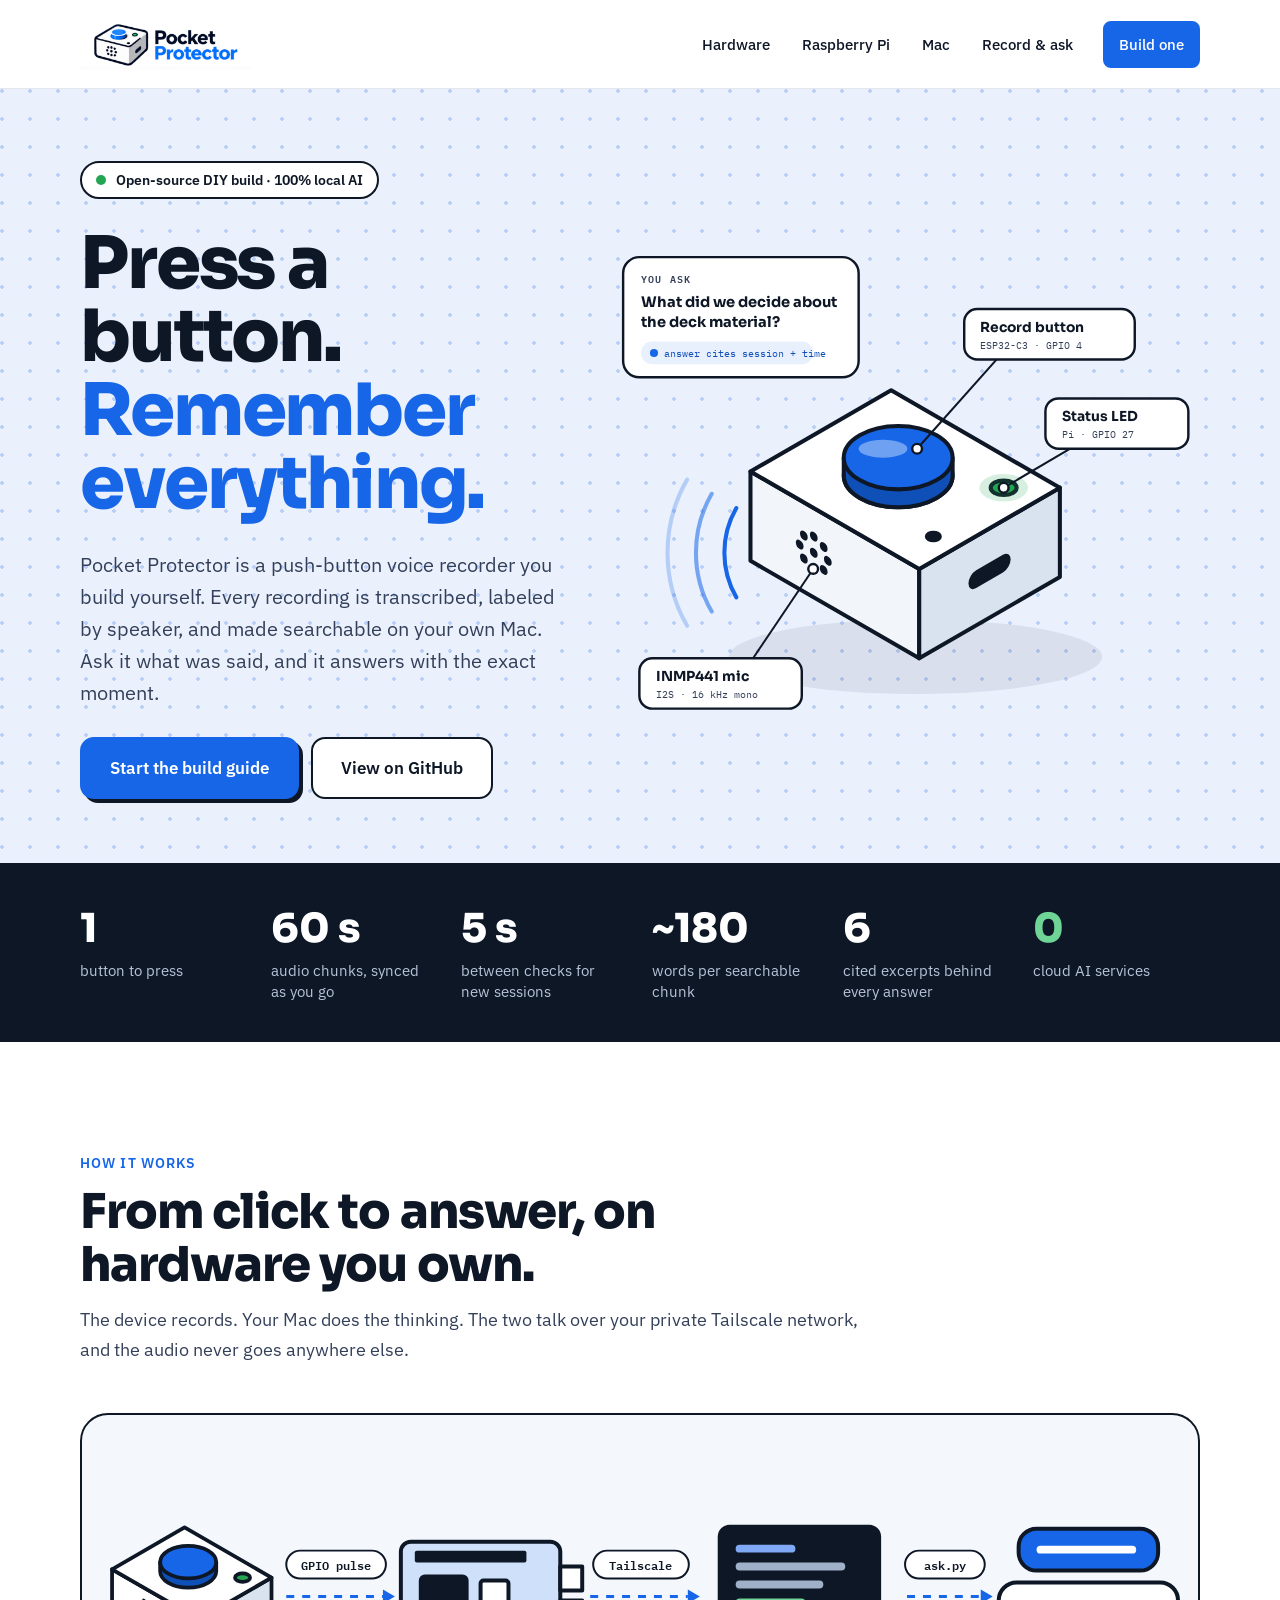
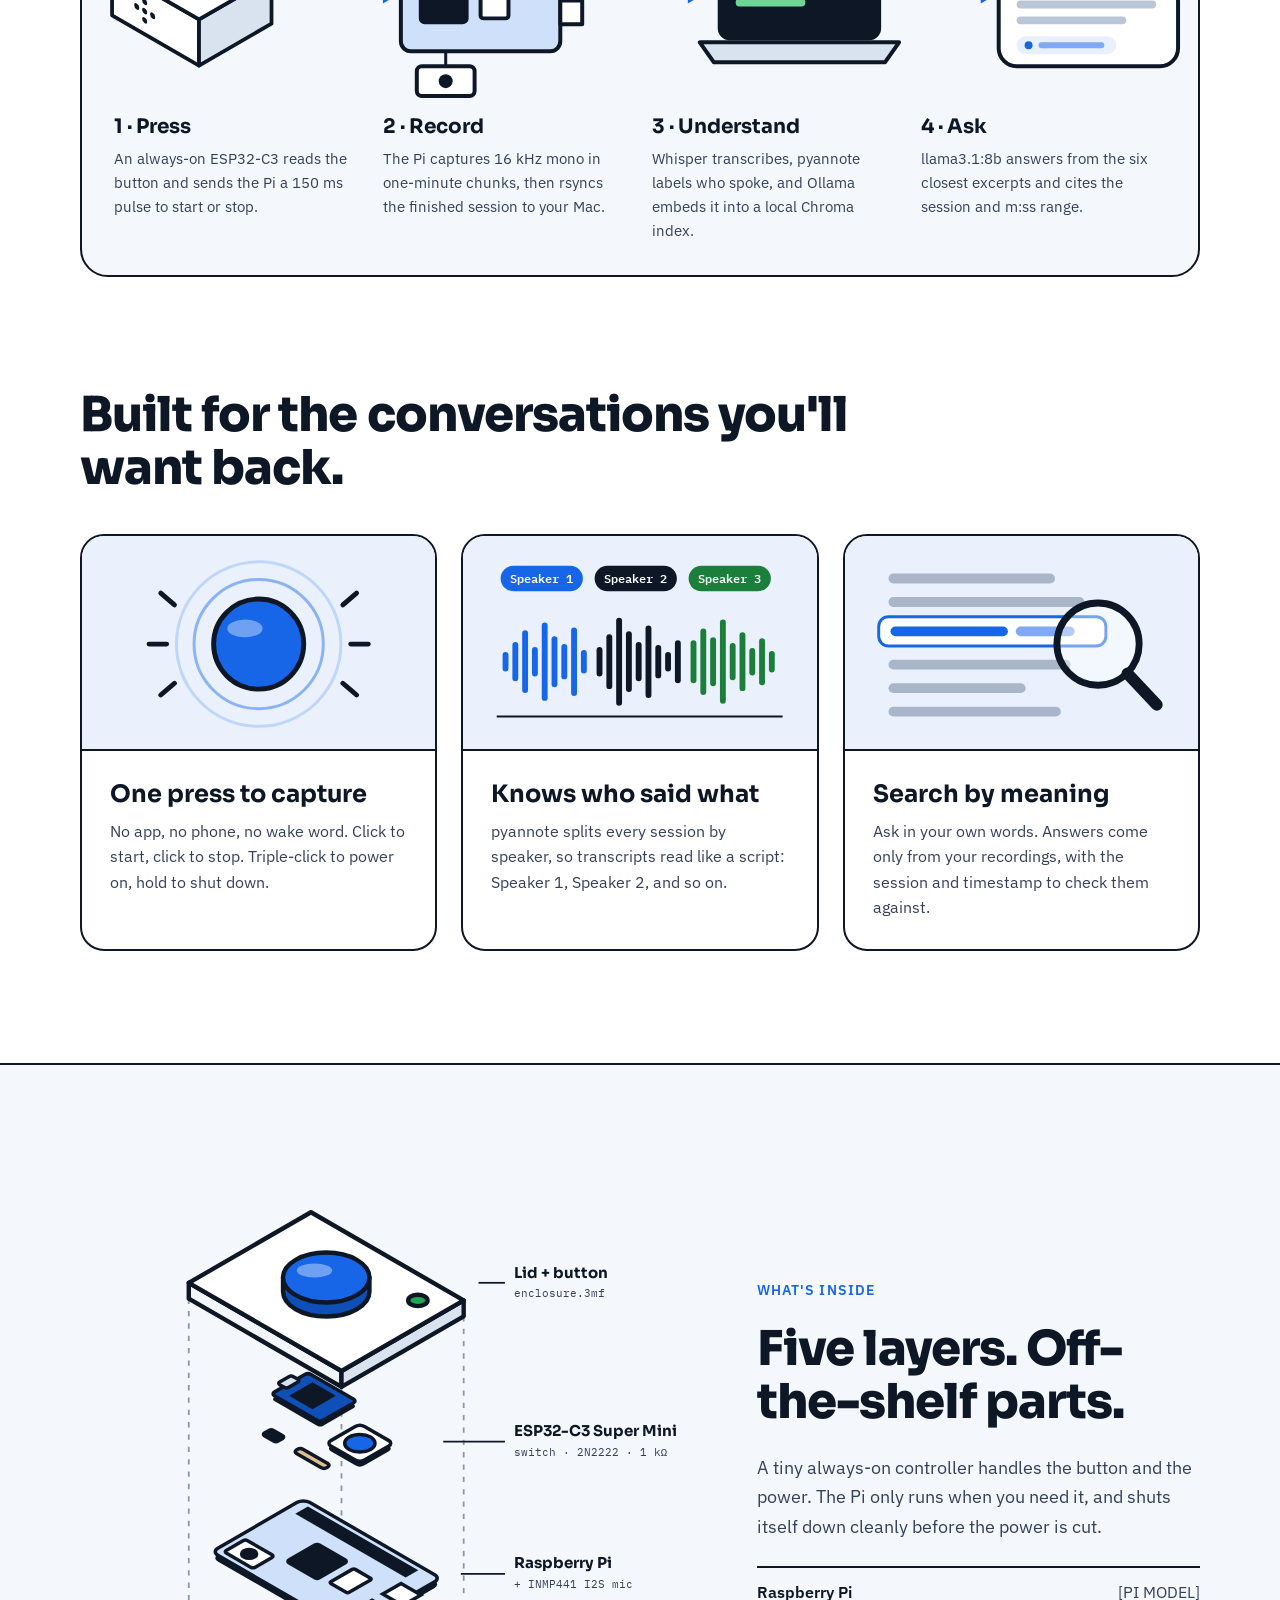
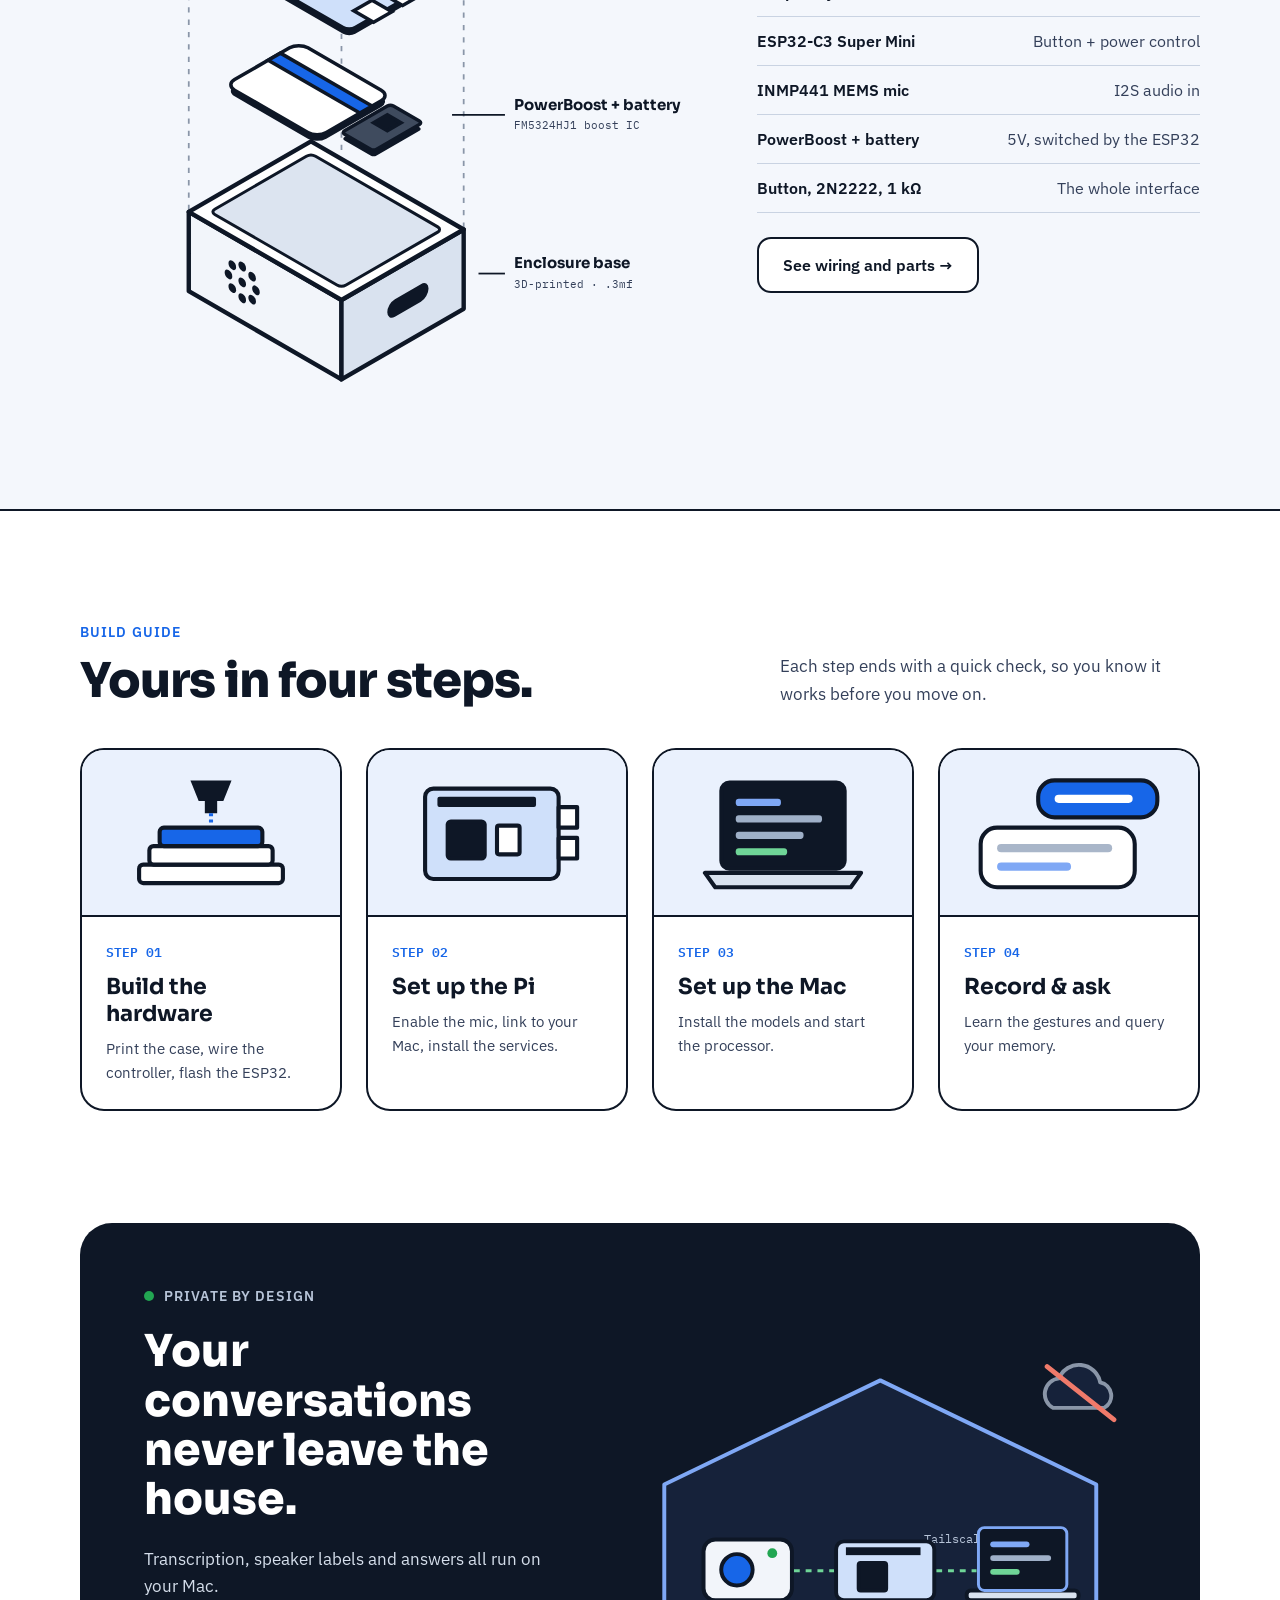
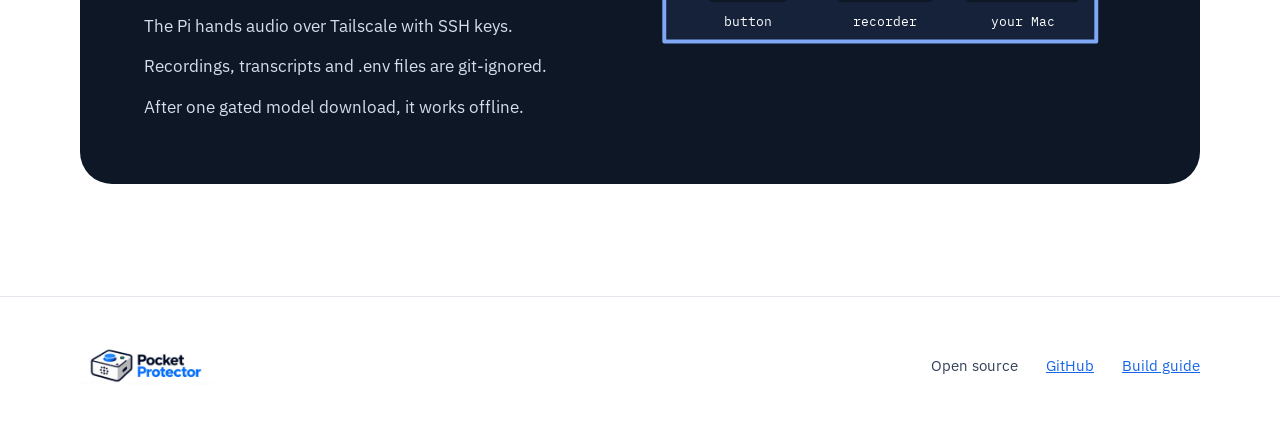
<file: site/index.html>
<!doctype html>
<html lang="en">
<head>
<!-- Google tag (gtag.js) -->
<script async src="https://www.googletagmanager.com/gtag/js?id=G-TCHQ3GJ7K0"></script>
<script>
  window.dataLayer = window.dataLayer || [];
  function gtag(){dataLayer.push(arguments);}
  gtag('js', new Date());

  gtag('config', 'G-TCHQ3GJ7K0');
</script>
<meta charset="utf-8">
<meta name="viewport" content="width=device-width, initial-scale=1">
<title>Pocket Protector — Press a button. Remember everything.</title>
<meta name="description" content="Build a push-button voice recorder whose recordings are transcribed, labeled by speaker and made searchable on your own Mac.">
<link rel="canonical" href="https://pocket-protector.diy/">
<meta property="og:type" content="website">
<meta property="og:site_name" content="Pocket Protector">
<meta property="og:title" content="Pocket Protector — Press a button. Remember everything.">
<meta property="og:description" content="Build a push-button voice recorder whose recordings are transcribed, labeled by speaker and made searchable on your own Mac.">
<meta property="og:url" content="https://pocket-protector.diy/">
<meta property="og:image" content="https://pocket-protector.diy/assets/og-image.png">
<meta property="og:image:width" content="1200">
<meta property="og:image:height" content="630">
<meta property="og:image:alt" content="Pocket Protector logo with the tagline: Press a button. Remember everything.">
<meta name="twitter:card" content="summary_large_image">
<meta name="twitter:title" content="Pocket Protector — Press a button. Remember everything.">
<meta name="twitter:description" content="Build a push-button voice recorder whose recordings are transcribed, labeled by speaker and made searchable on your own Mac.">
<meta name="twitter:image" content="https://pocket-protector.diy/assets/og-image.png">
<link rel="icon" href="assets/favicon.ico" sizes="any">
<link rel="icon" type="image/png" sizes="32x32" href="assets/favicon-32.png">
<link rel="apple-touch-icon" href="assets/apple-touch-icon.png">
<link rel="preconnect" href="https://fonts.googleapis.com">
<link rel="preconnect" href="https://fonts.gstatic.com" crossorigin>
<link rel="stylesheet" href="https://fonts.googleapis.com/css2?family=IBM+Plex+Mono:wght@400;500;600&amp;family=IBM+Plex+Sans:wght@400;500;600&amp;family=Sora:wght@600;700;800&amp;display=swap">
<link rel="stylesheet" href="assets/styles.css">
<script src="assets/nav.js" defer></script>
</head>
<body>

<header class="site-header">
<div class="wrap">
<a class="logo" href="index.html"><img src="assets/logo.png" alt="Pocket Protector home" width="173" height="52"></a>
<button class="nav-toggle" type="button" aria-controls="primary-nav" aria-expanded="false" hidden>
<span class="visually-hidden">Menu</span><span class="nav-toggle-bars" aria-hidden="true"></span>
</button>
<nav class="nav" id="primary-nav" aria-label="Primary">
<a href="hardware.html">Hardware</a>
<a href="pi.html">Raspberry Pi</a>
<a href="mac.html">Mac</a>
<a href="use.html">Record &amp; ask</a>
<a class="btn btn-sm btn-primary nav-cta" href="hardware.html">Build one</a>
</nav>
</div>
</header>

<main>

<section class="hero hero-home">
<div class="wrap hero-grid">
<div class="stack" style="--gap: 28px">
<div class="pill"><span class="dot"></span>Open-source DIY build · 100% local AI</div>
<h1 class="display display-xl">Press a button.<span class="accent">Remember everything.</span></h1>
<p class="lede" style="max-width: 520px">Pocket Protector is a push-button voice recorder you build yourself. Every recording is transcribed, labeled by speaker, and made searchable on your own Mac. Ask it what was said, and it answers with the exact moment.</p>
<div class="btn-row">
<a class="btn btn-lg btn-primary" href="hardware.html">Start the build guide</a>
<a class="btn btn-lg" href="https://github.com/ample/pocket-protector">View on GitHub</a>
</div>
</div>

<svg viewBox="0 0 720 600" width="100%" role="img" aria-label="Illustration of the Pocket Protector device with its record button, status LED and microphone">
<rect x="10" y="26" width="290" height="148" rx="20" fill="#FFFFFF" stroke="#0E1726" stroke-width="3"/>
<text x="32" y="58" font-family="IBM Plex Mono, monospace" font-size="12" font-weight="600" fill="#34405A" letter-spacing="1.5">YOU ASK</text>
<text x="32" y="88" font-family="Sora, sans-serif" font-size="18" font-weight="700" fill="#0E1726">What did we decide about</text>
<text x="32" y="112" font-family="Sora, sans-serif" font-size="18" font-weight="700" fill="#0E1726">the deck material?</text>
<rect x="32" y="130" width="212" height="28" rx="14" fill="#E8F0FE"/>
<circle cx="48" cy="144" r="5" fill="#1766E8"/>
<text x="60" y="149" font-family="IBM Plex Mono, monospace" font-size="12" fill="#0F4FB8">answer cites session + time</text>
<path d="M149.4,335 A110,110 0 0 0 149.4,445" fill="none" stroke="#1766E8" stroke-width="5" stroke-linecap="round"/>
<path d="M119.1,317.5 A145,145 0 0 0 119.1,462.5" fill="none" stroke="#1766E8" stroke-width="5" stroke-linecap="round" opacity="0.55"/>
<path d="M88.8,300 A180,180 0 0 0 88.8,480" fill="none" stroke="#1766E8" stroke-width="5" stroke-linecap="round" opacity="0.25"/>
<g transform="translate(40 40)">
<ellipse cx="330" cy="478" rx="230" ry="46" fill="#0E1726" opacity="0.08"/>
<g stroke="#0E1726" stroke-width="5" stroke-linejoin="round" stroke-linecap="round">
<polygon points="126.8,250 334.6,370 334.6,480 126.8,360" fill="#F2F5FA"/>
<polygon points="334.6,370 507.8,270 507.8,380 334.6,480" fill="#D9E2EF"/>
<polygon points="300,150 507.8,270 334.6,370 126.8,250" fill="#FFFFFF"/>
<ellipse cx="308.7" cy="255" rx="67" ry="39" fill="#0F4FB8"/>
<path d="M241.7,233 L241.7,255 A67,39 0 0 0 375.7,255 L375.7,233 Z" fill="#0F4FB8"/>
<ellipse cx="308.7" cy="233" rx="67" ry="39" fill="#1766E8"/>
<ellipse cx="438.6" cy="270" rx="16" ry="9" fill="#22A652"/>
<ellipse cx="352" cy="330" rx="8" ry="4.6" fill="#0E1726"/>
</g>
<ellipse cx="290" cy="222" rx="30" ry="11" fill="#6FA1F2"/>
<ellipse cx="438.6" cy="270" rx="30" ry="17" fill="#22A652" opacity="0.18"/>
<g transform="matrix(0.866 0.5 0 1 126.8 250)" fill="#0E1726">
<circle cx="90" cy="55" r="5.5"/><circle cx="110" cy="55" r="5.5"/><circle cx="104.1" cy="69.1" r="5.5"/><circle cx="90" cy="75" r="5.5"/><circle cx="75.9" cy="69.1" r="5.5"/><circle cx="70" cy="55" r="5.5"/><circle cx="75.9" cy="40.9" r="5.5"/><circle cx="90" cy="35" r="5.5"/><circle cx="104.1" cy="40.9" r="5.5"/>
</g>
<g transform="matrix(0.866 -0.5 0 1 334.6 370)"><rect x="70" y="42" width="60" height="22" rx="11" fill="#0E1726"/></g>
</g>
<g stroke="#0E1726" stroke-width="2.5" fill="none"><path d="M372,262 L470,152"/><path d="M478.6,310 L560,262"/><path d="M244,410 L170,520"/></g>
<circle cx="372" cy="262" r="6" fill="#FFFFFF" stroke="#0E1726" stroke-width="3"/>
<circle cx="478.6" cy="310" r="6" fill="#FFFFFF" stroke="#0E1726" stroke-width="3"/>
<circle cx="244" cy="410" r="6" fill="#FFFFFF" stroke="#0E1726" stroke-width="3"/>
<rect x="430" y="90" width="210" height="62" rx="16" fill="#FFFFFF" stroke="#0E1726" stroke-width="3"/>
<text x="450" y="118" font-family="Sora, sans-serif" font-size="17" font-weight="700" fill="#0E1726">Record button</text>
<text x="450" y="139" font-family="IBM Plex Mono, monospace" font-size="12" fill="#34405A">ESP32-C3 · GPIO 4</text>
<rect x="530" y="200" width="176" height="62" rx="16" fill="#FFFFFF" stroke="#0E1726" stroke-width="3"/>
<text x="550" y="228" font-family="Sora, sans-serif" font-size="17" font-weight="700" fill="#0E1726">Status LED</text>
<text x="550" y="249" font-family="IBM Plex Mono, monospace" font-size="12" fill="#34405A">Pi · GPIO 27</text>
<rect x="30" y="520" width="200" height="62" rx="16" fill="#FFFFFF" stroke="#0E1726" stroke-width="3"/>
<text x="50" y="548" font-family="Sora, sans-serif" font-size="17" font-weight="700" fill="#0E1726">INMP441 mic</text>
<text x="50" y="569" font-family="IBM Plex Mono, monospace" font-size="12" fill="#34405A">I2S · 16 kHz mono</text>
</svg>
</div>
</section>

<section class="stats" aria-label="By the numbers">
<div class="wrap">
<div><div class="stat-value">1</div><div class="stat-label">button to press</div></div>
<div><div class="stat-value">60 s</div><div class="stat-label">audio chunks, synced as you go</div></div>
<div><div class="stat-value">5 s</div><div class="stat-label">between checks for new sessions</div></div>
<div><div class="stat-value">~180</div><div class="stat-label">words per searchable chunk</div></div>
<div><div class="stat-value">6</div><div class="stat-label">cited excerpts behind every answer</div></div>
<div><div class="stat-value good">0</div><div class="stat-label">cloud AI services</div></div>
</div>
</section>

<section class="section">
<div class="wrap stack" style="--gap: 48px">
<div class="stack measure" style="--gap: 14px">
<div class="eyebrow">How it works</div>
<h2 class="h2">From click to answer, on hardware you own.</h2>
<p class="body">The device records. Your Mac does the thinking. The two talk over your private Tailscale network, and the audio never goes anywhere else.</p>
</div>
<div class="panel" style="padding: 32px 0 8px">
<div class="diagram-scroll">
<svg viewBox="0 0 1120 260" width="100%" role="img" aria-label="Pipeline: device sends a pulse to the Raspberry Pi, which syncs over Tailscale to a Mac, which answers questions">
<g stroke-dasharray="8 8" stroke="#1766E8" stroke-width="3"><line x1="205" y1="150" x2="302" y2="150"/><line x1="510" y1="150" x2="608" y2="150"/><line x1="828" y1="150" x2="902" y2="150"/></g>
<polygon points="302,143 314,150 302,157" fill="#1766E8"/><polygon points="608,143 620,150 608,157" fill="#1766E8"/><polygon points="902,143 914,150 902,157" fill="#1766E8"/>
<rect x="205" y="104" width="100" height="28" rx="14" fill="#FFFFFF" stroke="#0E1726" stroke-width="2"/><text x="255" y="123" text-anchor="middle" font-family="IBM Plex Mono, monospace" font-size="12" font-weight="600" fill="#0E1726">GPIO pulse</text>
<rect x="513" y="104" width="96" height="28" rx="14" fill="#FFFFFF" stroke="#0E1726" stroke-width="2"/><text x="561" y="123" text-anchor="middle" font-family="IBM Plex Mono, monospace" font-size="12" font-weight="600" fill="#0E1726">Tailscale</text>
<rect x="826" y="104" width="80" height="28" rx="14" fill="#FFFFFF" stroke="#0E1726" stroke-width="2"/><text x="866" y="123" text-anchor="middle" font-family="IBM Plex Mono, monospace" font-size="12" font-weight="600" fill="#0E1726">ask.py</text>
<g transform="translate(-23.1 17.7) scale(0.42)">
<g stroke="#0E1726" stroke-width="9" stroke-linejoin="round">
<polygon points="126.8,250 334.6,370 334.6,480 126.8,360" fill="#FFFFFF"/>
<polygon points="334.6,370 507.8,270 507.8,380 334.6,480" fill="#D9E2EF"/>
<polygon points="300,150 507.8,270 334.6,370 126.8,250" fill="#FFFFFF"/>
<path d="M241.7,233 L241.7,255 A67,39 0 0 0 375.7,255 L375.7,233 Z" fill="#0F4FB8"/>
<ellipse cx="308.7" cy="233" rx="67" ry="39" fill="#1766E8"/>
<ellipse cx="438.6" cy="270" rx="18" ry="10" fill="#22A652"/>
</g>
<g transform="matrix(0.866 0.5 0 1 126.8 250)" fill="#0E1726"><circle cx="90" cy="55" r="7"/><circle cx="112" cy="55" r="7"/><circle cx="68" cy="55" r="7"/><circle cx="90" cy="33" r="7"/><circle cx="90" cy="77" r="7"/></g>
</g>
<g stroke="#0E1726" stroke-width="4" stroke-linejoin="round">
<rect x="320" y="95" width="160" height="110" rx="10" fill="#CFE0FA"/>
<rect x="480" y="120" width="22" height="24" fill="#FFFFFF"/><rect x="480" y="154" width="22" height="24" fill="#FFFFFF"/>
<rect x="340" y="130" width="46" height="46" rx="4" fill="#0E1726"/>
<rect x="400" y="134" width="28" height="38" rx="3" fill="#FFFFFF"/>
<rect x="336" y="220" width="58" height="30" rx="5" fill="#FFFFFF"/>
</g>
<rect x="334" y="104" width="112" height="12" rx="2" fill="#0E1726"/>
<circle cx="365" cy="235" r="7" fill="#0E1726"/>
<path d="M365,206 L365,220" stroke="#0E1726" stroke-width="3"/>
<g stroke="#0E1726" stroke-width="4" stroke-linejoin="round">
<rect x="640" y="80" width="160" height="112" rx="10" fill="#0E1726"/>
<path d="M620,196 L820,196 L806,216 L634,216 Z" fill="#D9E2EF"/>
</g>
<rect x="656" y="98" width="60" height="8" rx="4" fill="#7FA8F5"/><rect x="656" y="116" width="110" height="8" rx="4" fill="#9FB0C8"/><rect x="656" y="134" width="88" height="8" rx="4" fill="#9FB0C8"/><rect x="656" y="152" width="70" height="8" rx="4" fill="#6FD597"/>
<rect x="940" y="82" width="140" height="42" rx="18" fill="#1766E8" stroke="#0E1726" stroke-width="4"/>
<rect x="958" y="99" width="100" height="8" rx="4" fill="#FFFFFF"/>
<rect x="920" y="136" width="180" height="84" rx="18" fill="#FFFFFF" stroke="#0E1726" stroke-width="4"/>
<rect x="938" y="154" width="140" height="8" rx="4" fill="#BBC6D6"/><rect x="938" y="170" width="110" height="8" rx="4" fill="#BBC6D6"/>
<rect x="938" y="190" width="100" height="18" rx="9" fill="#E8F0FE"/><circle cx="950" cy="199" r="4" fill="#1766E8"/><rect x="960" y="196" width="66" height="6" rx="3" fill="#7FA8F5"/>
</svg>
</div>
<div class="grid grid-4" style="padding: 8px 32px 24px">
<div class="stack" style="--gap: 8px"><h3 class="h3" style="font-size: 20px">1 · Press</h3><p class="small">An always-on ESP32-C3 reads the button and sends the Pi a 150 ms pulse to start or stop.</p></div>
<div class="stack" style="--gap: 8px"><h3 class="h3" style="font-size: 20px">2 · Record</h3><p class="small">The Pi captures 16 kHz mono in one-minute chunks, then rsyncs the finished session to your Mac.</p></div>
<div class="stack" style="--gap: 8px"><h3 class="h3" style="font-size: 20px">3 · Understand</h3><p class="small">Whisper transcribes, pyannote labels who spoke, and Ollama embeds it into a local Chroma index.</p></div>
<div class="stack" style="--gap: 8px"><h3 class="h3" style="font-size: 20px">4 · Ask</h3><p class="small">llama3.1:8b answers from the six closest excerpts and cites the session and m:ss range.</p></div>
</div>
</div>
</div>
</section>

<section class="section">
<div class="wrap stack" style="--gap: 40px">
<h2 class="h2 measure">Built for the conversations you'll want back.</h2>
<div class="grid grid-3">
<div class="card">
<div class="card-media">
<svg viewBox="0 0 320 180" width="100%" role="img" aria-label="Circular ripple around a pressed button">
<circle cx="160" cy="92" r="84" fill="none" stroke="#1766E8" stroke-width="3" opacity="0.2"/>
<circle cx="160" cy="92" r="66" fill="none" stroke="#1766E8" stroke-width="3" opacity="0.45"/>
<circle cx="160" cy="92" r="46" fill="#1766E8" stroke="#0E1726" stroke-width="5"/>
<ellipse cx="146" cy="76" rx="18" ry="9" fill="#6FA1F2"/>
<g stroke="#0E1726" stroke-width="5" stroke-linecap="round"><line x1="60" y1="40" x2="74" y2="52"/><line x1="48" y1="92" x2="66" y2="92"/><line x1="60" y1="144" x2="74" y2="132"/><line x1="260" y1="40" x2="246" y2="52"/><line x1="272" y1="92" x2="254" y2="92"/><line x1="260" y1="144" x2="246" y2="132"/></g>
</svg>
</div>
<div class="card-body card-body-lg">
<h3 class="card-title">One press to capture</h3>
<p class="card-text">No app, no phone, no wake word. Click to start, click to stop. Triple-click to power on, hold to shut down.</p>
</div>
</div>
<div class="card">
<div class="card-media">
<svg viewBox="0 0 320 180" width="100%" role="img" aria-label="Waveform split into three speaker segments">
<rect x="18" y="12" width="84" height="26" rx="13" fill="#1766E8"/><text x="60" y="30" text-anchor="middle" font-family="IBM Plex Mono, monospace" font-size="12" font-weight="600" fill="#FFFFFF">Speaker 1</text>
<rect x="114" y="12" width="84" height="26" rx="13" fill="#0E1726"/><text x="156" y="30" text-anchor="middle" font-family="IBM Plex Mono, monospace" font-size="12" font-weight="600" fill="#FFFFFF">Speaker 2</text>
<rect x="210" y="12" width="84" height="26" rx="13" fill="#1B7F3B"/><text x="252" y="30" text-anchor="middle" font-family="IBM Plex Mono, monospace" font-size="12" font-weight="600" fill="#FFFFFF">Speaker 3</text>
<g fill="#1766E8"><rect x="20" y="100" width="6" height="20" rx="3"/><rect x="30" y="90" width="6" height="40" rx="3"/><rect x="40" y="78" width="6" height="64" rx="3"/><rect x="50" y="95" width="6" height="30" rx="3"/><rect x="60" y="70" width="6" height="80" rx="3"/><rect x="70" y="84" width="6" height="52" rx="3"/><rect x="80" y="92" width="6" height="36" rx="3"/><rect x="90" y="75" width="6" height="70" rx="3"/><rect x="100" y="98" width="6" height="24" rx="3"/></g>
<g fill="#0E1726"><rect x="116" y="95" width="6" height="30" rx="3"/><rect x="126" y="82" width="6" height="56" rx="3"/><rect x="136" y="65" width="6" height="90" rx="3"/><rect x="146" y="79" width="6" height="62" rx="3"/><rect x="156" y="90" width="6" height="40" rx="3"/><rect x="166" y="73" width="6" height="74" rx="3"/><rect x="176" y="93" width="6" height="34" rx="3"/><rect x="186" y="100" width="6" height="20" rx="3"/><rect x="196" y="88" width="6" height="44" rx="3"/></g>
<g fill="#1B7F3B"><rect x="212" y="88" width="6" height="44" rx="3"/><rect x="222" y="76" width="6" height="68" rx="3"/><rect x="232" y="85" width="6" height="50" rx="3"/><rect x="242" y="67" width="6" height="86" rx="3"/><rect x="252" y="91" width="6" height="38" rx="3"/><rect x="262" y="80" width="6" height="60" rx="3"/><rect x="272" y="96" width="6" height="28" rx="3"/><rect x="282" y="86" width="6" height="48" rx="3"/><rect x="292" y="99" width="6" height="22" rx="3"/></g>
<line x1="14" y1="166" x2="306" y2="166" stroke="#0E1726" stroke-width="2"/>
</svg>
</div>
<div class="card-body card-body-lg">
<h3 class="card-title">Knows who said what</h3>
<p class="card-text">pyannote splits every session by speaker, so transcripts read like a script: Speaker 1, Speaker 2, and so on.</p>
</div>
</div>
<div class="card">
<div class="card-media">
<svg viewBox="0 0 320 180" width="100%" role="img" aria-label="Magnifier highlighting one line of a transcript">
<rect x="14" y="64" width="232" height="30" rx="10" fill="#FFFFFF" stroke="#1766E8" stroke-width="3"/>
<g fill="#A9B6C9"><rect x="24" y="20" width="170" height="10" rx="5"/><rect x="24" y="44" width="200" height="10" rx="5"/><rect x="24" y="108" width="186" height="10" rx="5"/><rect x="24" y="132" width="140" height="10" rx="5"/><rect x="24" y="156" width="176" height="10" rx="5"/></g>
<rect x="26" y="74" width="120" height="10" rx="5" fill="#1766E8"/><rect x="154" y="74" width="60" height="10" rx="5" fill="#7FA8F5"/>
<circle cx="238" cy="92" r="42" fill="#FFFFFF" fill-opacity="0.4" stroke="#0E1726" stroke-width="7"/>
<line x1="268" y1="122" x2="298" y2="154" stroke="#0E1726" stroke-width="12" stroke-linecap="round"/>
</svg>
</div>
<div class="card-body card-body-lg">
<h3 class="card-title">Search by meaning</h3>
<p class="card-text">Ask in your own words. Answers come only from your recordings, with the session and timestamp to check them against.</p>
</div>
</div>
</div>
</div>
</section>

<section class="section-tint">
<div class="wrap split split-7-5" style="gap: clamp(32px, 5vw, 56px)">
<svg viewBox="0 0 680 930" width="100%" role="img" aria-label="Exploded view: lid with button, ESP32-C3 controller, Raspberry Pi with microphone, PowerBoost and battery, enclosure base" style="max-height: 820px">
<g stroke="#8A96A8" stroke-width="2" stroke-dasharray="6 8"><line x1="111.4" y1="138" x2="111.4" y2="720"/><line x1="423.2" y1="158" x2="423.2" y2="740"/><line x1="284.6" y1="238" x2="284.6" y2="820"/></g>
<g stroke="#0E1726" stroke-width="2" fill="none"><line x1="440" y1="120" x2="470" y2="120"/><line x1="400" y1="300" x2="470" y2="300"/><line x1="420" y1="450" x2="470" y2="450"/><line x1="410" y1="610" x2="470" y2="610"/><line x1="440" y1="790" x2="470" y2="790"/></g>
<g stroke="#0E1726" stroke-width="5" stroke-linejoin="round">
<polygon points="111.4,720 284.6,820 284.6,910 111.4,810" fill="#F2F5FA"/>
<polygon points="284.6,820 423.2,740 423.2,830 284.6,910" fill="#D9E2EF"/>
<polygon points="250,640 423.2,740 284.6,820 111.4,720" fill="#FFFFFF"/>
</g>
<g transform="matrix(0.866 0.5 -0.866 0.5 250 640)"><rect x="14" y="14" width="172" height="132" rx="6" fill="#DCE4F0" stroke="#0E1726" stroke-width="3" vector-effect="non-scaling-stroke"/></g>
<g transform="matrix(0.866 0.5 0 1 111.4 720)" fill="#0E1726"><circle cx="70" cy="45" r="5"/><circle cx="88" cy="45" r="5"/><circle cx="52" cy="45" r="5"/><circle cx="70" cy="27" r="5"/><circle cx="70" cy="63" r="5"/><circle cx="83" cy="32" r="5"/><circle cx="57" cy="58" r="5"/><circle cx="83" cy="58" r="5"/><circle cx="57" cy="32" r="5"/></g>
<g transform="matrix(0.866 -0.5 0 1 284.6 820)"><rect x="60" y="34" width="54" height="20" rx="10" fill="#0E1726"/></g>
<g transform="translate(0 7) matrix(0.866 0.5 -0.866 0.5 250 500)" fill="#0E1726"><rect x="20" y="36" width="120" height="96" rx="12"/><rect x="150" y="46" width="42" height="64" rx="4"/></g>
<g transform="matrix(0.866 0.5 -0.866 0.5 250 500)" stroke="#0E1726" stroke-width="3.5">
<rect x="20" y="36" width="120" height="96" rx="12" fill="#FFFFFF" vector-effect="non-scaling-stroke"/>
<rect x="20" y="60" width="120" height="16" fill="#1766E8" vector-effect="non-scaling-stroke"/>
<rect x="150" y="46" width="42" height="64" rx="4" fill="#3F4B5E" vector-effect="non-scaling-stroke"/>
<rect x="160" y="60" width="18" height="18" fill="#0E1726" vector-effect="non-scaling-stroke"/>
</g>
<g transform="translate(0 7) matrix(0.866 0.5 -0.866 0.5 250 350)" fill="#0E1726"><rect x="10" y="20" width="180" height="120" rx="8"/></g>
<g transform="matrix(0.866 0.5 -0.866 0.5 250 350)" stroke="#0E1726" stroke-width="3.5">
<rect x="10" y="20" width="180" height="120" rx="8" fill="#CFE0FA" vector-effect="non-scaling-stroke"/>
<rect x="24" y="28" width="140" height="12" fill="#0E1726" vector-effect="non-scaling-stroke"/>
<rect x="70" y="62" width="40" height="40" rx="3" fill="#0E1726" vector-effect="non-scaling-stroke"/>
<rect x="122" y="66" width="24" height="32" rx="2" fill="#FFFFFF" vector-effect="non-scaling-stroke"/>
<rect x="170" y="52" width="26" height="24" fill="#FFFFFF" vector-effect="non-scaling-stroke"/>
<rect x="170" y="90" width="26" height="24" fill="#FFFFFF" vector-effect="non-scaling-stroke"/>
<rect x="18" y="104" width="38" height="28" rx="3" fill="#FFFFFF" vector-effect="non-scaling-stroke"/>
<circle cx="37" cy="118" r="7" fill="#0E1726" vector-effect="non-scaling-stroke"/>
</g>
<g transform="translate(0 6) matrix(0.866 0.5 -0.866 0.5 250 200)" fill="#0E1726"><rect x="20" y="24" width="64" height="48" rx="4"/><rect x="112" y="48" width="44" height="44" rx="6"/></g>
<g transform="matrix(0.866 0.5 -0.866 0.5 250 200)" stroke="#0E1726" stroke-width="3.5">
<rect x="20" y="24" width="64" height="48" rx="4" fill="#0F4FB8" vector-effect="non-scaling-stroke"/>
<rect x="36" y="34" width="26" height="26" fill="#0E1726" vector-effect="non-scaling-stroke"/>
<rect x="12" y="38" width="12" height="18" rx="3" fill="#D9E2EF" vector-effect="non-scaling-stroke"/>
<rect x="112" y="48" width="44" height="44" rx="6" fill="#FFFFFF" vector-effect="non-scaling-stroke"/>
<circle cx="134" cy="70" r="14" fill="#1766E8" vector-effect="non-scaling-stroke"/>
<rect x="60" y="112" width="18" height="12" rx="3" fill="#0E1726" vector-effect="non-scaling-stroke"/>
<rect x="100" y="114" width="40" height="9" rx="4" fill="#E2C08D" vector-effect="non-scaling-stroke"/>
</g>
<g stroke="#0E1726" stroke-width="5" stroke-linejoin="round">
<polygon points="111.4,120 284.6,220 284.6,238 111.4,138" fill="#F2F5FA"/>
<polygon points="284.6,220 423.2,140 423.2,158 284.6,238" fill="#D9E2EF"/>
<polygon points="250,40 423.2,140 284.6,220 111.4,120" fill="#FFFFFF"/>
<path d="M218.3,114 L218.3,130 A49,28.3 0 0 0 316.3,130 L316.3,114 Z" fill="#0F4FB8"/>
<ellipse cx="267.3" cy="114" rx="49" ry="28.3" fill="#1766E8"/>
<ellipse cx="371.2" cy="140" rx="11" ry="6.4" fill="#22A652"/>
</g>
<ellipse cx="254" cy="106" rx="20" ry="8" fill="#6FA1F2"/>
<text x="480" y="114" font-family="Sora, sans-serif" font-size="17" font-weight="700" fill="#0E1726">Lid + button</text><text x="480" y="136" font-family="IBM Plex Mono, monospace" font-size="12" fill="#34405A">enclosure.3mf</text>
<text x="480" y="294" font-family="Sora, sans-serif" font-size="17" font-weight="700" fill="#0E1726">ESP32-C3 Super Mini</text><text x="480" y="316" font-family="IBM Plex Mono, monospace" font-size="12" fill="#34405A">switch · 2N2222 · 1 kΩ</text>
<text x="480" y="444" font-family="Sora, sans-serif" font-size="17" font-weight="700" fill="#0E1726">Raspberry Pi</text><text x="480" y="466" font-family="IBM Plex Mono, monospace" font-size="12" fill="#34405A">+ INMP441 I2S mic</text>
<text x="480" y="604" font-family="Sora, sans-serif" font-size="17" font-weight="700" fill="#0E1726">PowerBoost + battery</text><text x="480" y="626" font-family="IBM Plex Mono, monospace" font-size="12" fill="#34405A">FM5324HJ1 boost IC</text>
<text x="480" y="784" font-family="Sora, sans-serif" font-size="17" font-weight="700" fill="#0E1726">Enclosure base</text><text x="480" y="806" font-family="IBM Plex Mono, monospace" font-size="12" fill="#34405A">3D-printed · .3mf</text>
</svg>
<div class="stack" style="--gap: 24px">
<div class="eyebrow">What's inside</div>
<h2 class="h2">Five layers. Off-the-shelf parts.</h2>
<p class="body">A tiny always-on controller handles the button and the power. The Pi only runs when you need it, and shuts itself down cleanly before the power is cut.</p>
<ul class="spec-list">
<li><span>Raspberry Pi</span><span>[PI MODEL]</span></li>
<li><span>ESP32-C3 Super Mini</span><span>Button + power control</span></li>
<li><span>INMP441 MEMS mic</span><span>I2S audio in</span></li>
<li><span>PowerBoost + battery</span><span>5V, switched by the ESP32</span></li>
<li><span>Button, 2N2222, 1 kΩ</span><span>The whole interface</span></li>
</ul>
<a class="btn" href="hardware.html" style="align-self: flex-start">See wiring and parts →</a>
</div>
</div>
</section>

<section class="section">
<div class="wrap stack" style="--gap: 40px">
<div class="section-head">
<div class="stack" style="--gap: 14px">
<div class="eyebrow">Build guide</div>
<h2 class="h2">Yours in four steps.</h2>
</div>
<p class="small" style="font-size: 17px; max-width: 420px">Each step ends with a quick check, so you know it works before you move on.</p>
</div>
<div class="grid grid-4">
<a class="card" href="hardware.html">
<div class="card-media" style="padding: 16px">
<svg viewBox="0 0 220 130" width="100%" aria-hidden="true">
<polygon points="90,14 130,14 122,34 98,34" fill="#0E1726"/><rect x="104" y="34" width="12" height="12" fill="#0E1726"/>
<g stroke="#0E1726" stroke-width="4"><rect x="40" y="96" width="140" height="18" rx="4" fill="#FFFFFF"/><rect x="50" y="78" width="120" height="18" rx="4" fill="#FFFFFF"/><rect x="60" y="60" width="100" height="18" rx="4" fill="#1766E8"/></g>
<line x1="110" y1="46" x2="110" y2="58" stroke="#1766E8" stroke-width="4" stroke-dasharray="3 3"/>
</svg>
</div>
<div class="card-body" style="padding: 24px; gap: 10px">
<div class="kicker kicker-sm">STEP 01</div>
<div class="card-title card-title-sm">Build the hardware</div>
<div class="small">Print the case, wire the controller, flash the ESP32.</div>
</div>
</a>
<a class="card" href="pi.html">
<div class="card-media" style="padding: 16px">
<svg viewBox="0 0 220 130" width="100%" aria-hidden="true">
<g stroke="#0E1726" stroke-width="4" stroke-linejoin="round"><rect x="40" y="22" width="130" height="88" rx="8" fill="#CFE0FA"/><rect x="170" y="40" width="18" height="20" fill="#FFFFFF"/><rect x="170" y="70" width="18" height="20" fill="#FFFFFF"/><rect x="62" y="54" width="36" height="36" rx="3" fill="#0E1726"/><rect x="110" y="58" width="22" height="28" rx="2" fill="#FFFFFF"/></g>
<rect x="52" y="30" width="96" height="10" rx="2" fill="#0E1726"/>
</svg>
</div>
<div class="card-body" style="padding: 24px; gap: 10px">
<div class="kicker kicker-sm">STEP 02</div>
<div class="card-title card-title-sm">Set up the Pi</div>
<div class="small">Enable the mic, link to your Mac, install the services.</div>
</div>
</a>
<a class="card" href="mac.html">
<div class="card-media" style="padding: 16px">
<svg viewBox="0 0 220 130" width="100%" aria-hidden="true">
<g stroke="#0E1726" stroke-width="4" stroke-linejoin="round"><rect x="50" y="16" width="120" height="84" rx="8" fill="#0E1726"/><path d="M34,104 L186,104 L176,118 L44,118 Z" fill="#D9E2EF"/></g>
<rect x="64" y="32" width="44" height="7" rx="3" fill="#7FA8F5"/><rect x="64" y="48" width="84" height="7" rx="3" fill="#9FB0C8"/><rect x="64" y="64" width="66" height="7" rx="3" fill="#9FB0C8"/><rect x="64" y="80" width="50" height="7" rx="3" fill="#6FD597"/>
</svg>
</div>
<div class="card-body" style="padding: 24px; gap: 10px">
<div class="kicker kicker-sm">STEP 03</div>
<div class="card-title card-title-sm">Set up the Mac</div>
<div class="small">Install the models and start the processor.</div>
</div>
</a>
<a class="card" href="use.html">
<div class="card-media" style="padding: 16px">
<svg viewBox="0 0 220 130" width="100%" aria-hidden="true">
<rect x="80" y="14" width="116" height="36" rx="16" fill="#1766E8" stroke="#0E1726" stroke-width="4"/><rect x="96" y="28" width="76" height="8" rx="4" fill="#FFFFFF"/>
<rect x="24" y="60" width="150" height="58" rx="16" fill="#FFFFFF" stroke="#0E1726" stroke-width="4"/><rect x="40" y="76" width="112" height="8" rx="4" fill="#A9B6C9"/><rect x="40" y="94" width="72" height="8" rx="4" fill="#7FA8F5"/>
</svg>
</div>
<div class="card-body" style="padding: 24px; gap: 10px">
<div class="kicker kicker-sm">STEP 04</div>
<div class="card-title card-title-sm">Record &amp; ask</div>
<div class="small">Learn the gestures and query your memory.</div>
</div>
</a>
</div>
</div>
</section>

<div class="wrap">
<section class="privacy split split-5-6" style="gap: clamp(32px, 5vw, 56px)">
<div class="stack" style="--gap: 22px">
<div class="eyebrow"><span class="dot"></span>Private by design</div>
<h2>Your conversations never leave the house.</h2>
<ul>
<li>Transcription, speaker labels and answers all run on your Mac.</li>
<li>The Pi hands audio over Tailscale with SSH keys.</li>
<li>Recordings, transcripts and .env files are git-ignored.</li>
<li>After one gated model download, it works offline.</li>
</ul>
</div>
<svg viewBox="0 0 520 320" width="100%" role="img" aria-label="House containing the device, the Pi and a Mac, with a crossed-out cloud outside">
<path d="M40,140 L260,34 L480,140 L480,300 L40,300 Z" fill="#16223A" stroke="#7FA8F5" stroke-width="4" stroke-linejoin="round"/>
<path d="M436,62 a16,16 0 0 1 6,-30 a22,22 0 0 1 42,4 a14,14 0 0 1 4,26 Z" fill="#16223A" stroke="#8A96A8" stroke-width="4" stroke-linejoin="round"/>
<line x1="430" y1="20" x2="498" y2="74" stroke="#F07A6A" stroke-width="5" stroke-linecap="round"/>
<g stroke="#6FD597" stroke-width="3" stroke-dasharray="6 6"><line x1="172" y1="228" x2="213" y2="228"/><line x1="317" y1="228" x2="358" y2="228"/></g>
<text x="337" y="200" text-anchor="middle" font-family="IBM Plex Mono, monospace" font-size="12" fill="#B7C4D8">Tailscale</text>
<g stroke="#0E1726" stroke-width="4" stroke-linejoin="round">
<rect x="80" y="196" width="90" height="62" rx="12" fill="#F2F5FA"/>
<circle cx="114" cy="227" r="16" fill="#1766E8"/>
<rect x="215" y="198" width="100" height="60" rx="8" fill="#CFE0FA"/>
<rect x="238" y="220" width="28" height="28" rx="2" fill="#0E1726"/>
<rect x="348" y="248" width="114" height="10" rx="4" fill="#D9E2EF"/>
</g>
<circle cx="150" cy="210" r="5" fill="#22A652"/>
<rect x="225" y="204" width="76" height="8" fill="#0E1726"/>
<rect x="360" y="184" width="90" height="64" rx="6" fill="#0E1726" stroke="#7FA8F5" stroke-width="3"/>
<rect x="372" y="198" width="40" height="6" rx="3" fill="#7FA8F5"/><rect x="372" y="212" width="62" height="6" rx="3" fill="#9FB0C8"/><rect x="372" y="226" width="30" height="6" rx="3" fill="#6FD597"/>
<text x="125" y="284" text-anchor="middle" font-family="IBM Plex Mono, monospace" font-size="13" fill="#FFFFFF">button</text>
<text x="265" y="284" text-anchor="middle" font-family="IBM Plex Mono, monospace" font-size="13" fill="#FFFFFF">recorder</text>
<text x="405" y="284" text-anchor="middle" font-family="IBM Plex Mono, monospace" font-size="13" fill="#FFFFFF">your Mac</text>
</svg>
</section>
</div>

</main>

<footer class="site-footer">
<div class="wrap" style="padding-block: 48px">
<a class="logo" href="index.html"><img src="assets/logo.png" alt="Pocket Protector" width="133" height="40"></a>
<div class="links">
<span>Open source</span>
<a href="https://github.com/ample/pocket-protector">GitHub</a>
<a href="hardware.html">Build guide</a>
</div>
</div>
</footer>

</body>
</html>
</file>
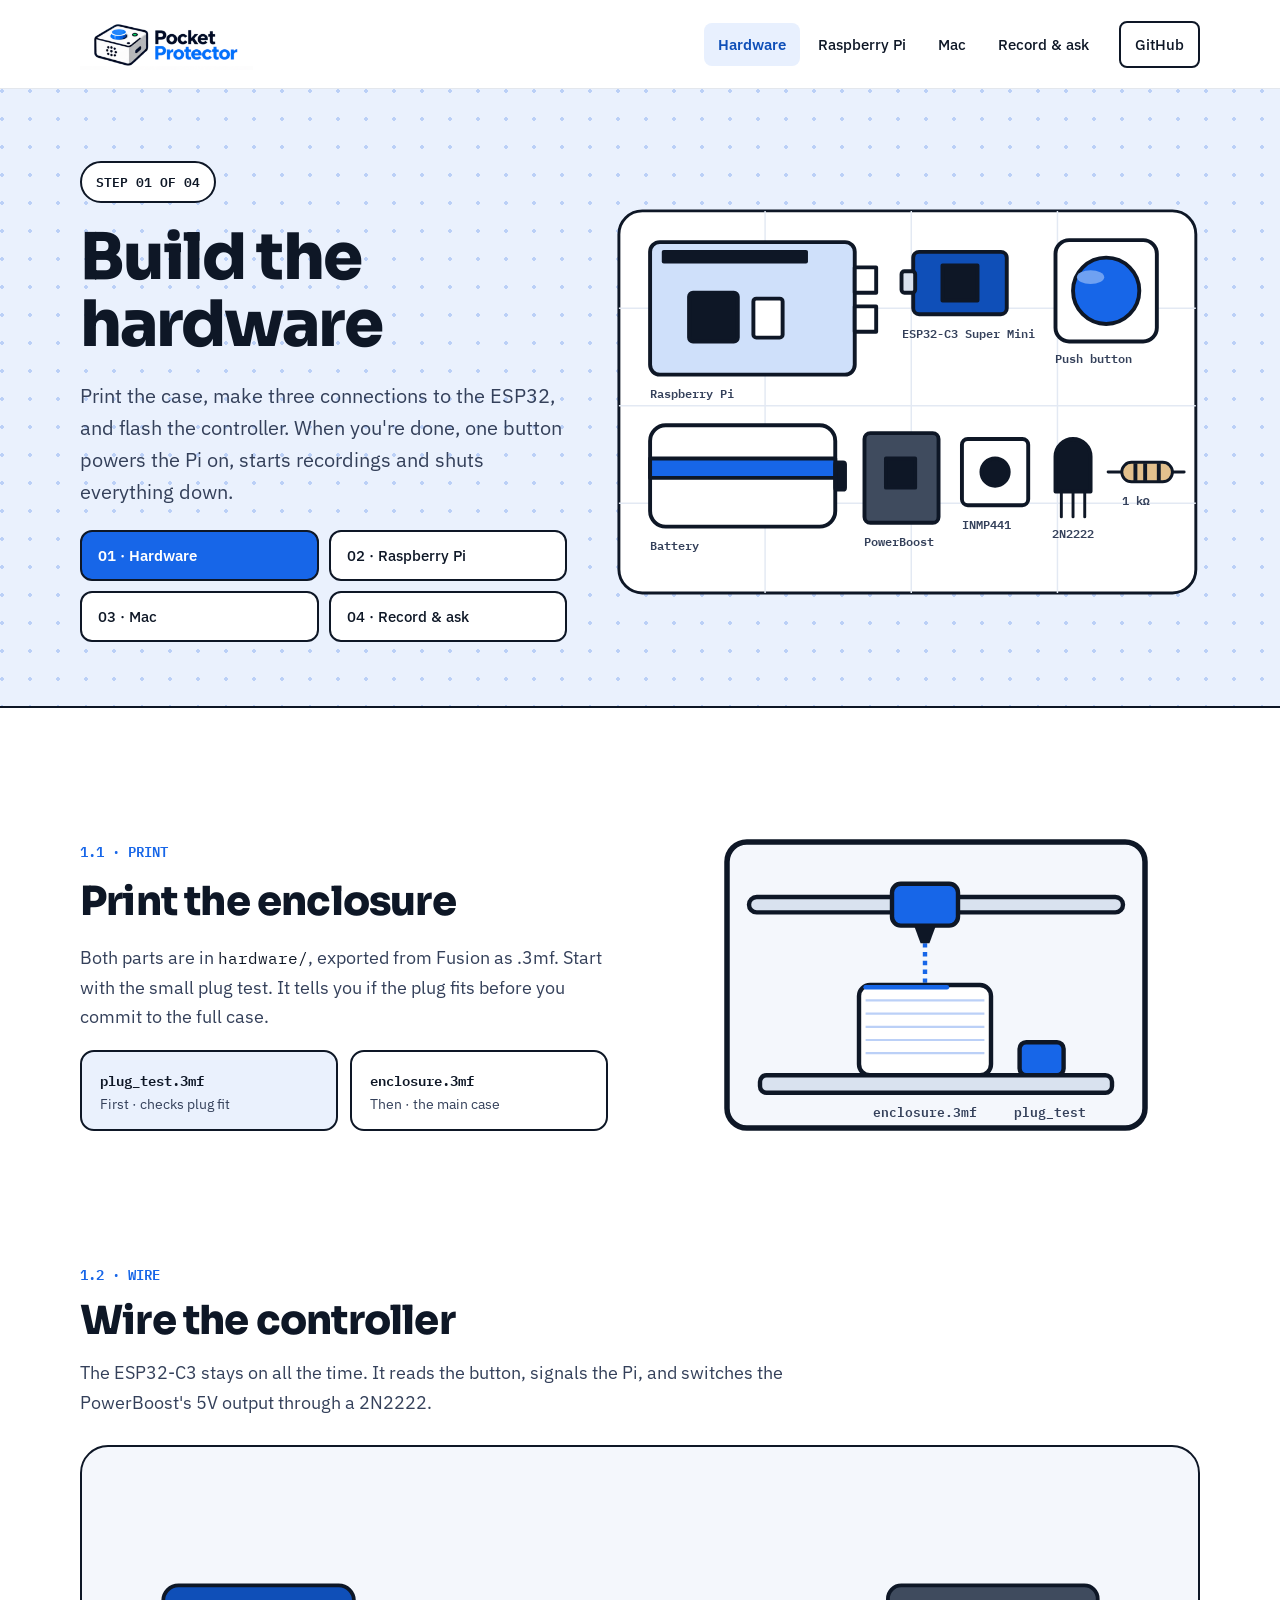
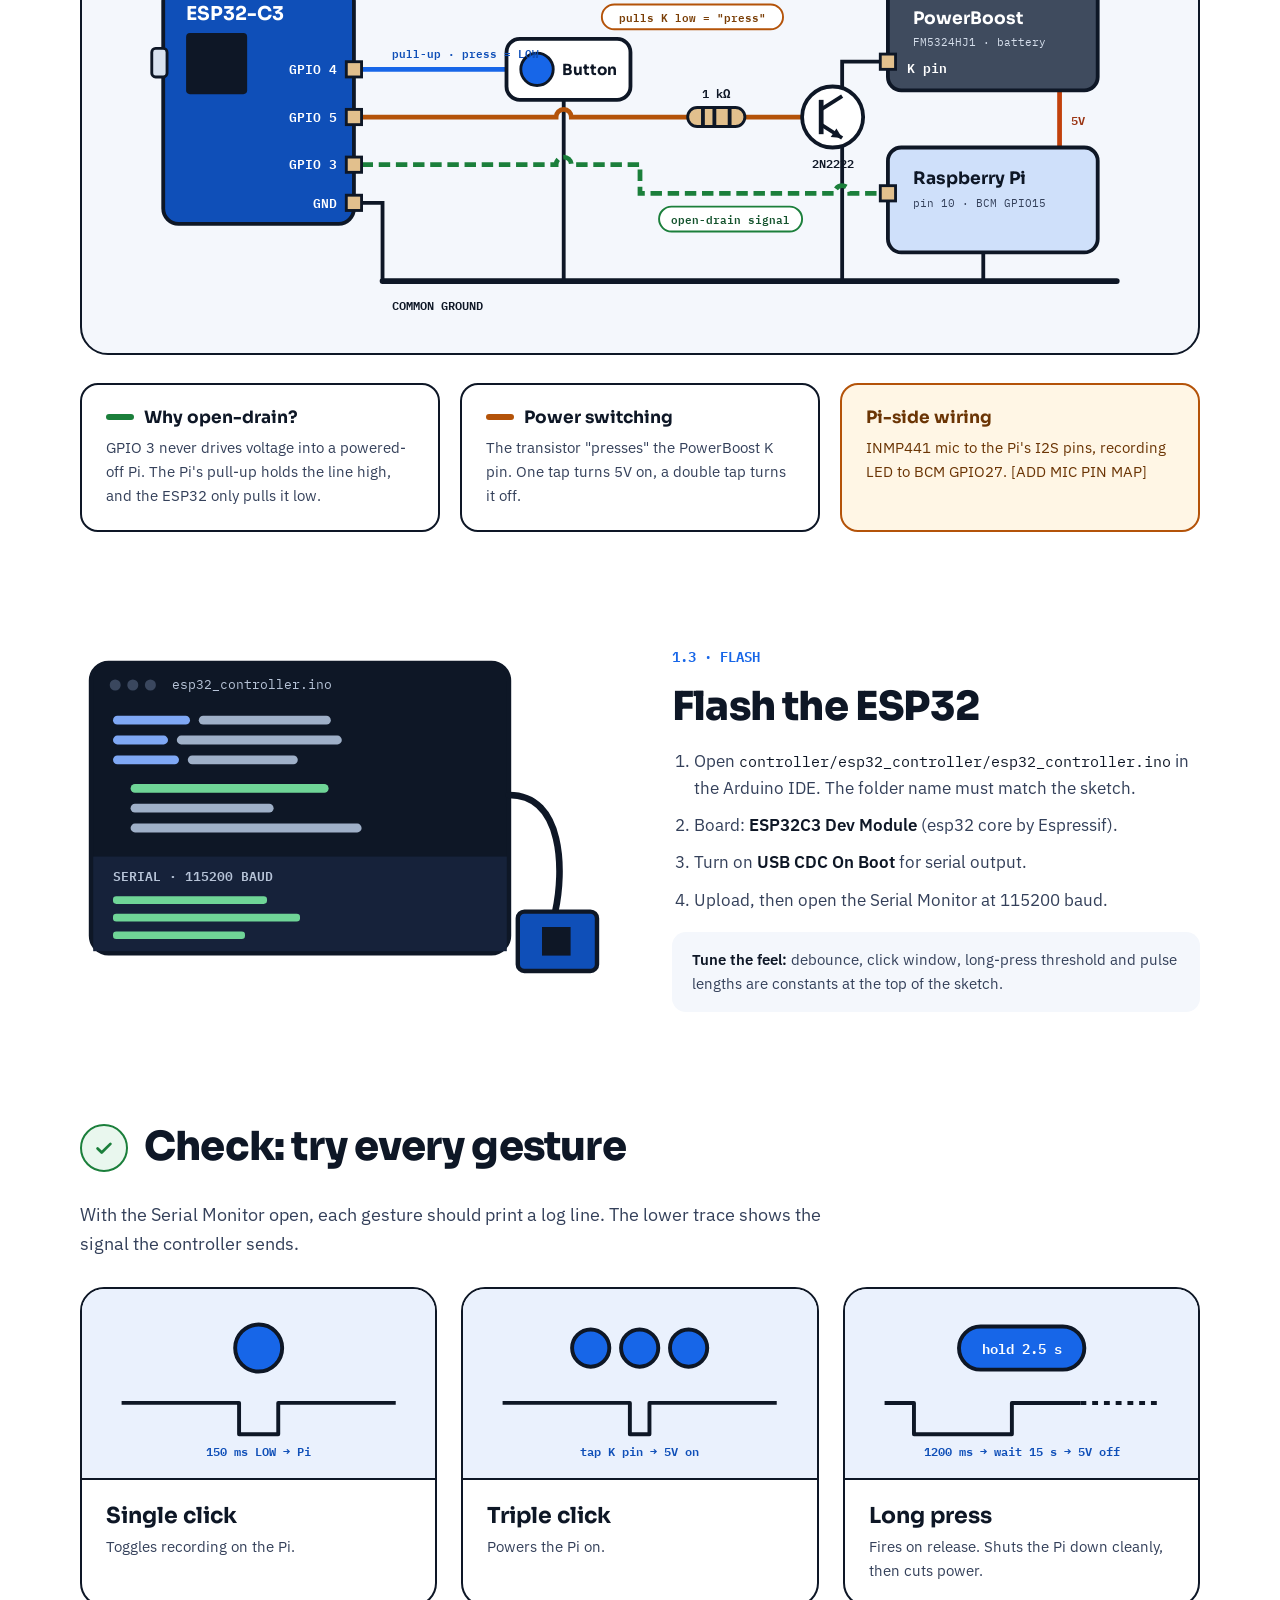
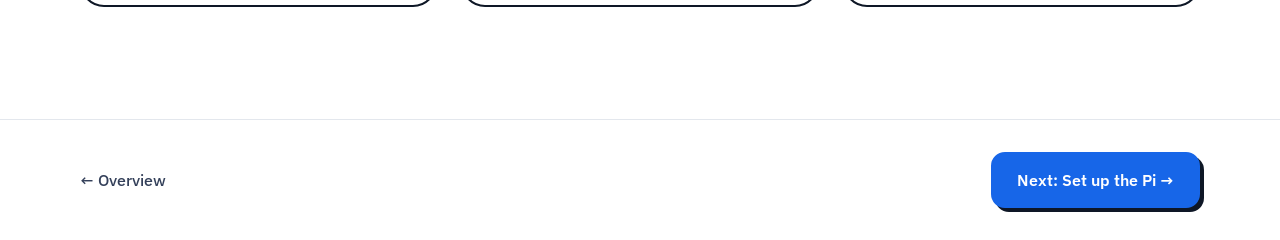
<file: site/hardware.html>
<!doctype html>
<html lang="en">
<head>
<!-- Google tag (gtag.js) -->
<script async src="https://www.googletagmanager.com/gtag/js?id=G-TCHQ3GJ7K0"></script>
<script>
  window.dataLayer = window.dataLayer || [];
  function gtag(){dataLayer.push(arguments);}
  gtag('js', new Date());

  gtag('config', 'G-TCHQ3GJ7K0');
</script>
<meta charset="utf-8">
<meta name="viewport" content="width=device-width, initial-scale=1">
<title>Pocket Protector — Build the hardware</title>
<meta name="description" content="Step 1: print the enclosure, wire the ESP32-C3 controller and flash it.">
<link rel="canonical" href="https://pocket-protector.diy/hardware.html">
<meta property="og:type" content="website">
<meta property="og:site_name" content="Pocket Protector">
<meta property="og:title" content="Pocket Protector — Build the hardware">
<meta property="og:description" content="Step 1: print the enclosure, wire the ESP32-C3 controller and flash it.">
<meta property="og:url" content="https://pocket-protector.diy/hardware.html">
<meta property="og:image" content="https://pocket-protector.diy/assets/og-image.png">
<meta property="og:image:width" content="1200">
<meta property="og:image:height" content="630">
<meta property="og:image:alt" content="Pocket Protector logo with the tagline: Press a button. Remember everything.">
<meta name="twitter:card" content="summary_large_image">
<meta name="twitter:title" content="Pocket Protector — Build the hardware">
<meta name="twitter:description" content="Step 1: print the enclosure, wire the ESP32-C3 controller and flash it.">
<meta name="twitter:image" content="https://pocket-protector.diy/assets/og-image.png">
<link rel="icon" href="assets/favicon.ico" sizes="any">
<link rel="icon" type="image/png" sizes="32x32" href="assets/favicon-32.png">
<link rel="apple-touch-icon" href="assets/apple-touch-icon.png">
<link rel="preconnect" href="https://fonts.googleapis.com">
<link rel="preconnect" href="https://fonts.gstatic.com" crossorigin>
<link rel="stylesheet" href="https://fonts.googleapis.com/css2?family=IBM+Plex+Mono:wght@400;500;600&amp;family=IBM+Plex+Sans:wght@400;500;600&amp;family=Sora:wght@600;700;800&amp;display=swap">
<link rel="stylesheet" href="assets/styles.css">
<script src="assets/nav.js" defer></script>
</head>
<body>

<header class="site-header">
<div class="wrap">
<a class="logo" href="index.html"><img src="assets/logo.png" alt="Pocket Protector home" width="173" height="52"></a>
<button class="nav-toggle" type="button" aria-controls="primary-nav" aria-expanded="false" hidden>
<span class="visually-hidden">Menu</span><span class="nav-toggle-bars" aria-hidden="true"></span>
</button>
<nav class="nav" id="primary-nav" aria-label="Primary">
<a href="hardware.html" aria-current="page">Hardware</a>
<a href="pi.html">Raspberry Pi</a>
<a href="mac.html">Mac</a>
<a href="use.html">Record &amp; ask</a>
<a class="btn btn-sm nav-cta" href="https://github.com/ample/pocket-protector">GitHub</a>
</nav>
</div>
</header>

<main>

<section class="hero">
<div class="wrap hero-grid">
<div class="stack" style="--gap: 22px">
<div class="pill pill-mono">STEP 01 OF 04</div>
<h1 class="display">Build the hardware</h1>
<p class="lede">Print the case, make three connections to the ESP32, and flash the controller. When you're done, one button powers the Pi on, starts recordings and shuts everything down.</p>
<nav class="step-nav" aria-label="Build steps">
<a href="hardware.html" aria-current="step">01 · Hardware</a>
<a href="pi.html">02 · Raspberry Pi</a>
<a href="mac.html">03 · Mac</a>
<a href="use.html">04 · Record &amp; ask</a>
</nav>
</div>
<svg viewBox="0 0 600 400" width="100%" role="img" aria-label="Parts laid out flat: Raspberry Pi, ESP32-C3, push button, battery, PowerBoost, INMP441 mic, 2N2222 transistor and 1 kΩ resistor">
<rect x="4" y="4" width="592" height="392" rx="24" fill="#FFFFFF" stroke="#0E1726" stroke-width="3"/>
<g stroke="#E3E9F3" stroke-width="1.5"><line x1="4" y1="104" x2="596" y2="104"/><line x1="4" y1="204" x2="596" y2="204"/><line x1="4" y1="304" x2="596" y2="304"/><line x1="154" y1="4" x2="154" y2="396"/><line x1="304" y1="4" x2="304" y2="396"/><line x1="454" y1="4" x2="454" y2="396"/></g>
<g stroke="#0E1726" stroke-width="4" stroke-linejoin="round">
<rect x="36" y="36" width="210" height="136" rx="10" fill="#CFE0FA"/>
<rect x="246" y="62" width="22" height="26" fill="#FFFFFF"/><rect x="246" y="102" width="22" height="26" fill="#FFFFFF"/>
<rect x="76" y="88" width="50" height="50" rx="4" fill="#0E1726"/>
<rect x="142" y="94" width="30" height="40" rx="3" fill="#FFFFFF"/>
<rect x="306" y="46" width="96" height="64" rx="6" fill="#0F4FB8"/>
<rect x="294" y="66" width="14" height="22" rx="3" fill="#D9E2EF"/>
<rect x="336" y="60" width="36" height="36" fill="#0E1726"/>
<rect x="452" y="34" width="104" height="104" rx="14" fill="#FFFFFF"/>
<circle cx="504" cy="86" r="34" fill="#1766E8"/>
<rect x="36" y="224" width="190" height="104" rx="16" fill="#FFFFFF"/>
<rect x="36" y="258" width="190" height="20" fill="#1766E8"/>
<rect x="226" y="262" width="10" height="28" rx="2" fill="#0E1726"/>
<rect x="256" y="232" width="76" height="92" rx="6" fill="#3F4B5E"/>
<rect x="278" y="258" width="30" height="30" fill="#0E1726"/>
<rect x="356" y="238" width="68" height="68" rx="6" fill="#FFFFFF"/>
<circle cx="390" cy="272" r="14" fill="#0E1726"/>
<path d="M452,292 L452,256 A18,18 0 0 1 488,256 L488,292 Z" fill="#0E1726"/>
</g>
<ellipse cx="488" cy="72" rx="14" ry="7" fill="#6FA1F2"/>
<rect x="48" y="44" width="150" height="14" rx="2" fill="#0E1726"/>
<g stroke="#0E1726" stroke-width="3" stroke-linecap="round"><line x1="458" y1="292" x2="458" y2="318"/><line x1="470" y1="292" x2="470" y2="318"/><line x1="482" y1="292" x2="482" y2="318"/><line x1="506" y1="272" x2="522" y2="272"/><line x1="570" y1="272" x2="584" y2="272"/></g>
<rect x="520" y="262" width="52" height="20" rx="10" fill="#E2C08D" stroke="#0E1726" stroke-width="3"/>
<g fill="#0E1726"><rect x="532" y="263" width="4" height="18"/><rect x="542" y="263" width="4" height="18"/><rect x="556" y="263" width="4" height="18"/></g>
<g font-family="IBM Plex Mono, monospace" font-size="12" font-weight="600" fill="#34405A">
<text x="36" y="196">Raspberry Pi</text><text x="294" y="134">ESP32-C3 Super Mini</text><text x="452" y="160">Push button</text>
<text x="36" y="352">Battery</text><text x="256" y="348">PowerBoost</text><text x="356" y="330">INMP441</text><text x="448" y="340">2N2222</text><text x="520" y="306">1 kΩ</text>
</g>
</svg>
</div>
</section>

<section class="section">
<div class="wrap split">
<div class="stack">
<div class="kicker">1.1 · PRINT</div>
<h2 class="h2 h2-md">Print the enclosure</h2>
<p class="body">Both parts are in <code>hardware/</code>, exported from Fusion as .3mf. Start with the small plug test. It tells you if the plug fits before you commit to the full case.</p>
<div class="grid grid-2 grid-tight">
<div class="chip-card tint"><div class="name">plug_test.3mf</div><div class="desc">First · checks plug fit</div></div>
<div class="chip-card"><div class="name">enclosure.3mf</div><div class="desc">Then · the main case</div></div>
</div>
</div>
<svg viewBox="0 0 480 300" width="100%" role="img" aria-label="3D printer printing the enclosure, with the plug test piece beside it">
<rect x="50" y="20" width="380" height="260" rx="18" fill="#F4F7FC" stroke="#0E1726" stroke-width="5"/>
<rect x="70" y="70" width="340" height="14" rx="7" fill="#D9E2EF" stroke="#0E1726" stroke-width="4"/>
<line x1="230" y1="112" x2="230" y2="148" stroke="#1766E8" stroke-width="4" stroke-dasharray="4 4"/>
<rect x="200" y="58" width="60" height="38" rx="8" fill="#1766E8" stroke="#0E1726" stroke-width="4"/>
<polygon points="220,96 240,96 234,112 226,112" fill="#0E1726"/>
<rect x="170" y="150" width="120" height="82" rx="10" fill="#FFFFFF" stroke="#0E1726" stroke-width="4"/>
<g stroke="#BBD0F7" stroke-width="2"><line x1="176" y1="164" x2="284" y2="164"/><line x1="176" y1="176" x2="284" y2="176"/><line x1="176" y1="188" x2="284" y2="188"/><line x1="176" y1="200" x2="284" y2="200"/><line x1="176" y1="212" x2="284" y2="212"/></g>
<line x1="176" y1="152" x2="250" y2="152" stroke="#1766E8" stroke-width="4" stroke-linecap="round"/>
<rect x="316" y="202" width="40" height="30" rx="6" fill="#1766E8" stroke="#0E1726" stroke-width="4"/>
<rect x="80" y="232" width="320" height="16" rx="6" fill="#D9E2EF" stroke="#0E1726" stroke-width="4"/>
<text x="230" y="270" text-anchor="middle" font-family="IBM Plex Mono, monospace" font-size="12" font-weight="600" fill="#34405A">enclosure.3mf</text>
<text x="344" y="270" text-anchor="middle" font-family="IBM Plex Mono, monospace" font-size="12" font-weight="600" fill="#34405A">plug_test</text>
</svg>
</div>
</section>

<section class="section">
<div class="wrap stack" style="--gap: 28px">
<div class="stack measure" style="--gap: 14px">
<div class="kicker">1.2 · WIRE</div>
<h2 class="h2 h2-md">Wire the controller</h2>
<p class="body">The ESP32-C3 stays on all the time. It reads the button, signals the Pi, and switches the PowerBoost's 5V output through a 2N2222.</p>
</div>
<div class="panel diagram-scroll">
<svg viewBox="0 0 1120 480" width="100%" role="img" aria-label="Wiring diagram. GPIO 4 to the button, then ground. GPIO 5 through a 1 kilohm resistor to the base of a 2N2222 that pulls the PowerBoost K pin to ground. GPIO 3 open-drain to Raspberry Pi physical pin 10. Common ground.">
<line x1="290" y1="430" x2="1060" y2="430" stroke="#0E1726" stroke-width="6" stroke-linecap="round"/>
<text x="300" y="460" font-family="IBM Plex Mono, monospace" font-size="13" font-weight="600" fill="#0E1726">COMMON GROUND</text>
<path d="M268,348 L290,348 L290,430" fill="none" stroke="#0E1726" stroke-width="4"/>
<path d="M480,240 L480,430" fill="none" stroke="#0E1726" stroke-width="4"/>
<path d="M772,280 L772,430" fill="none" stroke="#0E1726" stroke-width="4"/>
<path d="M920,400 L920,430" fill="none" stroke="#0E1726" stroke-width="4"/>
<path d="M268,208 L420,208" fill="none" stroke="#1766E8" stroke-width="5"/>
<path d="M268,258 L472,258 A8,8 0 0 1 488,258 L610,258" fill="none" stroke="#B45309" stroke-width="5"/>
<path d="M670,258 L748,258" fill="none" stroke="#B45309" stroke-width="5"/>
<path d="M268,308 L472,308 A8,8 0 0 1 488,308 L560,308 L560,338 L764,338 A8,8 0 0 1 780,338 L812,338" fill="none" stroke="#1B7F3B" stroke-width="5" stroke-dasharray="12 6"/>
<path d="M772,236 L772,200 L812,200" fill="none" stroke="#0E1726" stroke-width="4"/>
<path d="M1000,230 L1000,290" fill="none" stroke="#C2410C" stroke-width="5"/>
<text x="1012" y="266" font-family="IBM Plex Mono, monospace" font-size="13" font-weight="600" fill="#9A3412">5V</text>
<rect x="60" y="120" width="200" height="250" rx="16" fill="#0F4FB8" stroke="#0E1726" stroke-width="4"/>
<text x="84" y="156" font-family="Sora, sans-serif" font-size="20" font-weight="700" fill="#FFFFFF">ESP32-C3</text>
<rect x="84" y="170" width="64" height="64" rx="4" fill="#0E1726"/>
<rect x="48" y="186" width="16" height="30" rx="4" fill="#D9E2EF" stroke="#0E1726" stroke-width="3"/>
<g fill="#E2C08D" stroke="#0E1726" stroke-width="3"><rect x="252" y="200" width="16" height="16"/><rect x="252" y="250" width="16" height="16"/><rect x="252" y="300" width="16" height="16"/><rect x="252" y="340" width="16" height="16"/></g>
<g font-family="IBM Plex Mono, monospace" font-size="14" font-weight="600" fill="#FFFFFF" text-anchor="end"><text x="242" y="213">GPIO 4</text><text x="242" y="263">GPIO 5</text><text x="242" y="313">GPIO 3</text><text x="242" y="353">GND</text></g>
<rect x="420" y="176" width="130" height="64" rx="14" fill="#FFFFFF" stroke="#0E1726" stroke-width="4"/>
<circle cx="452" cy="208" r="17" fill="#1766E8" stroke="#0E1726" stroke-width="3"/>
<text x="478" y="214" font-family="Sora, sans-serif" font-size="16" font-weight="700" fill="#0E1726">Button</text>
<text x="300" y="196" font-family="IBM Plex Mono, monospace" font-size="12" font-weight="600" fill="#0F4FB8">pull-up · press = LOW</text>
<rect x="610" y="248" width="60" height="20" rx="10" fill="#E2C08D" stroke="#0E1726" stroke-width="3"/>
<g fill="#0E1726"><rect x="624" y="249" width="4" height="18"/><rect x="636" y="249" width="4" height="18"/><rect x="652" y="249" width="4" height="18"/></g>
<text x="640" y="238" text-anchor="middle" font-family="IBM Plex Mono, monospace" font-size="13" font-weight="600" fill="#0E1726">1 kΩ</text>
<circle cx="762" cy="258" r="32" fill="#FFFFFF" stroke="#0E1726" stroke-width="4"/>
<line x1="750" y1="240" x2="750" y2="276" stroke="#0E1726" stroke-width="5"/>
<line x1="750" y1="250" x2="772" y2="236" stroke="#0E1726" stroke-width="4"/>
<line x1="750" y1="266" x2="772" y2="280" stroke="#0E1726" stroke-width="4"/>
<polygon points="772,280 760,279 766,270" fill="#0E1726"/>
<text x="762" y="312" text-anchor="middle" font-family="IBM Plex Mono, monospace" font-size="13" font-weight="600" fill="#0E1726">2N2222</text>
<rect x="820" y="120" width="220" height="110" rx="14" fill="#3F4B5E" stroke="#0E1726" stroke-width="4"/>
<text x="846" y="160" font-family="Sora, sans-serif" font-size="18" font-weight="700" fill="#FFFFFF">PowerBoost</text>
<text x="846" y="184" font-family="IBM Plex Mono, monospace" font-size="12" fill="#D5DEEB">FM5324HJ1 · battery</text>
<rect x="812" y="192" width="16" height="16" fill="#E2C08D" stroke="#0E1726" stroke-width="3"/>
<text x="840" y="212" font-family="IBM Plex Mono, monospace" font-size="14" font-weight="600" fill="#FFFFFF">K pin</text>
<rect x="820" y="290" width="220" height="110" rx="14" fill="#CFE0FA" stroke="#0E1726" stroke-width="4"/>
<text x="846" y="328" font-family="Sora, sans-serif" font-size="18" font-weight="700" fill="#0E1726">Raspberry Pi</text>
<text x="846" y="352" font-family="IBM Plex Mono, monospace" font-size="12" fill="#34405A">pin 10 · BCM GPIO15</text>
<rect x="812" y="330" width="16" height="16" fill="#E2C08D" stroke="#0E1726" stroke-width="3"/>
<rect x="580" y="352" width="150" height="26" rx="13" fill="#FFFFFF" stroke="#1B7F3B" stroke-width="2"/>
<text x="655" y="370" text-anchor="middle" font-family="IBM Plex Mono, monospace" font-size="12" font-weight="600" fill="#14532D">open-drain signal</text>
<rect x="520" y="140" width="190" height="26" rx="13" fill="#FFFFFF" stroke="#B45309" stroke-width="2"/>
<text x="615" y="158" text-anchor="middle" font-family="IBM Plex Mono, monospace" font-size="12" font-weight="600" fill="#7A3E06">pulls K low = "press"</text>
</svg>
</div>
<div class="grid grid-3" style="gap: 20px">
<div class="box box-sm">
<div class="label"><span class="swatch" style="background: var(--green)"></span>Why open-drain?</div>
<p class="small">GPIO 3 never drives voltage into a powered-off Pi. The Pi's pull-up holds the line high, and the ESP32 only pulls it low.</p>
</div>
<div class="box box-sm">
<div class="label"><span class="swatch" style="background: var(--warn)"></span>Power switching</div>
<p class="small">The transistor "presses" the PowerBoost K pin. One tap turns 5V on, a double tap turns it off.</p>
</div>
<div class="box box-sm callout-warn">
<div class="label">Pi-side wiring</div>
<p class="small" style="color: inherit">INMP441 mic to the Pi's I2S pins, recording LED to BCM GPIO27. [ADD MIC PIN MAP]</p>
</div>
</div>
</div>
</section>

<section class="section">
<div class="wrap split">
<svg class="order-last-mobile" viewBox="0 0 480 320" width="100%" role="img" aria-label="Code editor with the controller sketch and a serial monitor, connected by USB to the ESP32 board">
<rect x="10" y="10" width="380" height="264" rx="16" fill="#0E1726" stroke="#0E1726" stroke-width="4"/>
<circle cx="32" cy="30" r="5" fill="#3A475E"/><circle cx="48" cy="30" r="5" fill="#3A475E"/><circle cx="64" cy="30" r="5" fill="#3A475E"/>
<text x="84" y="34" font-family="IBM Plex Mono, monospace" font-size="12" fill="#B7C4D8">esp32_controller.ino</text>
<g><rect x="30" y="58" width="70" height="8" rx="4" fill="#7FA8F5"/><rect x="108" y="58" width="120" height="8" rx="4" fill="#9FB0C8"/><rect x="30" y="76" width="50" height="8" rx="4" fill="#7FA8F5"/><rect x="88" y="76" width="150" height="8" rx="4" fill="#9FB0C8"/><rect x="30" y="94" width="60" height="8" rx="4" fill="#7FA8F5"/><rect x="98" y="94" width="100" height="8" rx="4" fill="#9FB0C8"/><rect x="46" y="120" width="180" height="8" rx="4" fill="#6FD597"/><rect x="46" y="138" width="130" height="8" rx="4" fill="#9FB0C8"/><rect x="46" y="156" width="210" height="8" rx="4" fill="#9FB0C8"/></g>
<rect x="12" y="186" width="376" height="86" fill="#16223A"/>
<text x="30" y="208" font-family="IBM Plex Mono, monospace" font-size="12" font-weight="600" fill="#B7C4D8">SERIAL · 115200 BAUD</text>
<rect x="30" y="222" width="140" height="7" rx="3" fill="#6FD597"/><rect x="30" y="238" width="170" height="7" rx="3" fill="#6FD597"/><rect x="30" y="254" width="120" height="7" rx="3" fill="#6FD597"/>
<path d="M390,130 C440,130 440,200 432,236" fill="none" stroke="#0E1726" stroke-width="6" stroke-linecap="round"/>
<rect x="398" y="236" width="72" height="54" rx="6" fill="#0F4FB8" stroke="#0E1726" stroke-width="4"/>
<rect x="420" y="250" width="26" height="26" fill="#0E1726"/>
</svg>
<div class="stack">
<div class="kicker">1.3 · FLASH</div>
<h2 class="h2 h2-md">Flash the ESP32</h2>
<ol class="steps">
<li>Open <code>controller/esp32_controller/esp32_controller.ino</code> in the Arduino IDE. The folder name must match the sketch.</li>
<li>Board: <span class="strong">ESP32C3 Dev Module</span> (esp32 core by Espressif).</li>
<li>Turn on <span class="strong">USB CDC On Boot</span> for serial output.</li>
<li>Upload, then open the Serial Monitor at 115200 baud.</li>
</ol>
<p class="callout callout-note"><span><span class="strong">Tune the feel:</span> debounce, click window, long-press threshold and pulse lengths are constants at the top of the sketch.</span></p>
</div>
</div>
</section>

<section class="section">
<div class="wrap stack" style="--gap: 28px">
<div class="check-head">
<div class="check-badge"><svg width="22" height="22" viewBox="0 0 24 24" fill="none" stroke="#1B7F3B" stroke-width="3" stroke-linecap="round" stroke-linejoin="round" aria-hidden="true"><path d="M5 12.5l4.5 4.5L19 7.5"/></svg></div>
<h2 class="h2 h2-md">Check: try every gesture</h2>
</div>
<p class="body measure">With the Serial Monitor open, each gesture should print a log line. The lower trace shows the signal the controller sends.</p>
<div class="grid grid-3">
<div class="card">
<div class="card-media" style="padding: 16px 20px">
<svg viewBox="0 0 320 160" width="100%" role="img" aria-label="One press sends a 150 millisecond low pulse to the Pi">
<circle cx="160" cy="44" r="24" fill="#1766E8" stroke="#0E1726" stroke-width="4"/>
<path d="M20,100 L140,100 L140,132 L180,132 L180,100 L300,100" fill="none" stroke="#0E1726" stroke-width="4" stroke-linejoin="round"/>
<text x="160" y="154" text-anchor="middle" font-family="IBM Plex Mono, monospace" font-size="12" font-weight="600" fill="#0F4FB8">150 ms LOW → Pi</text>
</svg>
</div>
<div class="card-body" style="padding: 22px 24px; gap: 6px"><h3 class="card-title card-title-sm">Single click</h3><p class="small">Toggles recording on the Pi.</p></div>
</div>
<div class="card">
<div class="card-media" style="padding: 16px 20px">
<svg viewBox="0 0 320 160" width="100%" role="img" aria-label="Three presses tap the PowerBoost K pin">
<circle cx="110" cy="44" r="19" fill="#1766E8" stroke="#0E1726" stroke-width="4"/><circle cx="160" cy="44" r="19" fill="#1766E8" stroke="#0E1726" stroke-width="4"/><circle cx="210" cy="44" r="19" fill="#1766E8" stroke="#0E1726" stroke-width="4"/>
<path d="M20,100 L150,100 L150,132 L170,132 L170,100 L300,100" fill="none" stroke="#0E1726" stroke-width="4" stroke-linejoin="round"/>
<text x="160" y="154" text-anchor="middle" font-family="IBM Plex Mono, monospace" font-size="12" font-weight="600" fill="#0F4FB8">tap K pin → 5V on</text>
</svg>
</div>
<div class="card-body" style="padding: 22px 24px; gap: 6px"><h3 class="card-title card-title-sm">Triple click</h3><p class="small">Powers the Pi on.</p></div>
</div>
<div class="card">
<div class="card-media" style="padding: 16px 20px">
<svg viewBox="0 0 320 160" width="100%" role="img" aria-label="Holding 2.5 seconds sends a 1200 millisecond shutdown pulse, then power is cut 15 seconds later">
<rect x="96" y="22" width="128" height="44" rx="22" fill="#1766E8" stroke="#0E1726" stroke-width="4"/>
<text x="160" y="50" text-anchor="middle" font-family="IBM Plex Mono, monospace" font-size="14" font-weight="600" fill="#FFFFFF">hold 2.5 s</text>
<path d="M20,100 L50,100 L50,132 L150,132 L150,100 L220,100" fill="none" stroke="#0E1726" stroke-width="4" stroke-linejoin="round"/>
<path d="M220,100 L300,100" fill="none" stroke="#0E1726" stroke-width="4" stroke-dasharray="6 6"/>
<text x="160" y="154" text-anchor="middle" font-family="IBM Plex Mono, monospace" font-size="12" font-weight="600" fill="#0F4FB8">1200 ms → wait 15 s → 5V off</text>
</svg>
</div>
<div class="card-body" style="padding: 22px 24px; gap: 6px"><h3 class="card-title card-title-sm">Long press</h3><p class="small">Fires on release. Shuts the Pi down cleanly, then cuts power.</p></div>
</div>
</div>
</div>
</section>

</main>

<footer class="site-footer">
<div class="wrap">
<a class="back-link" href="index.html">← Overview</a>
<a class="btn btn-primary" href="pi.html">Next: Set up the Pi →</a>
</div>
</footer>

</body>
</html>
</file>
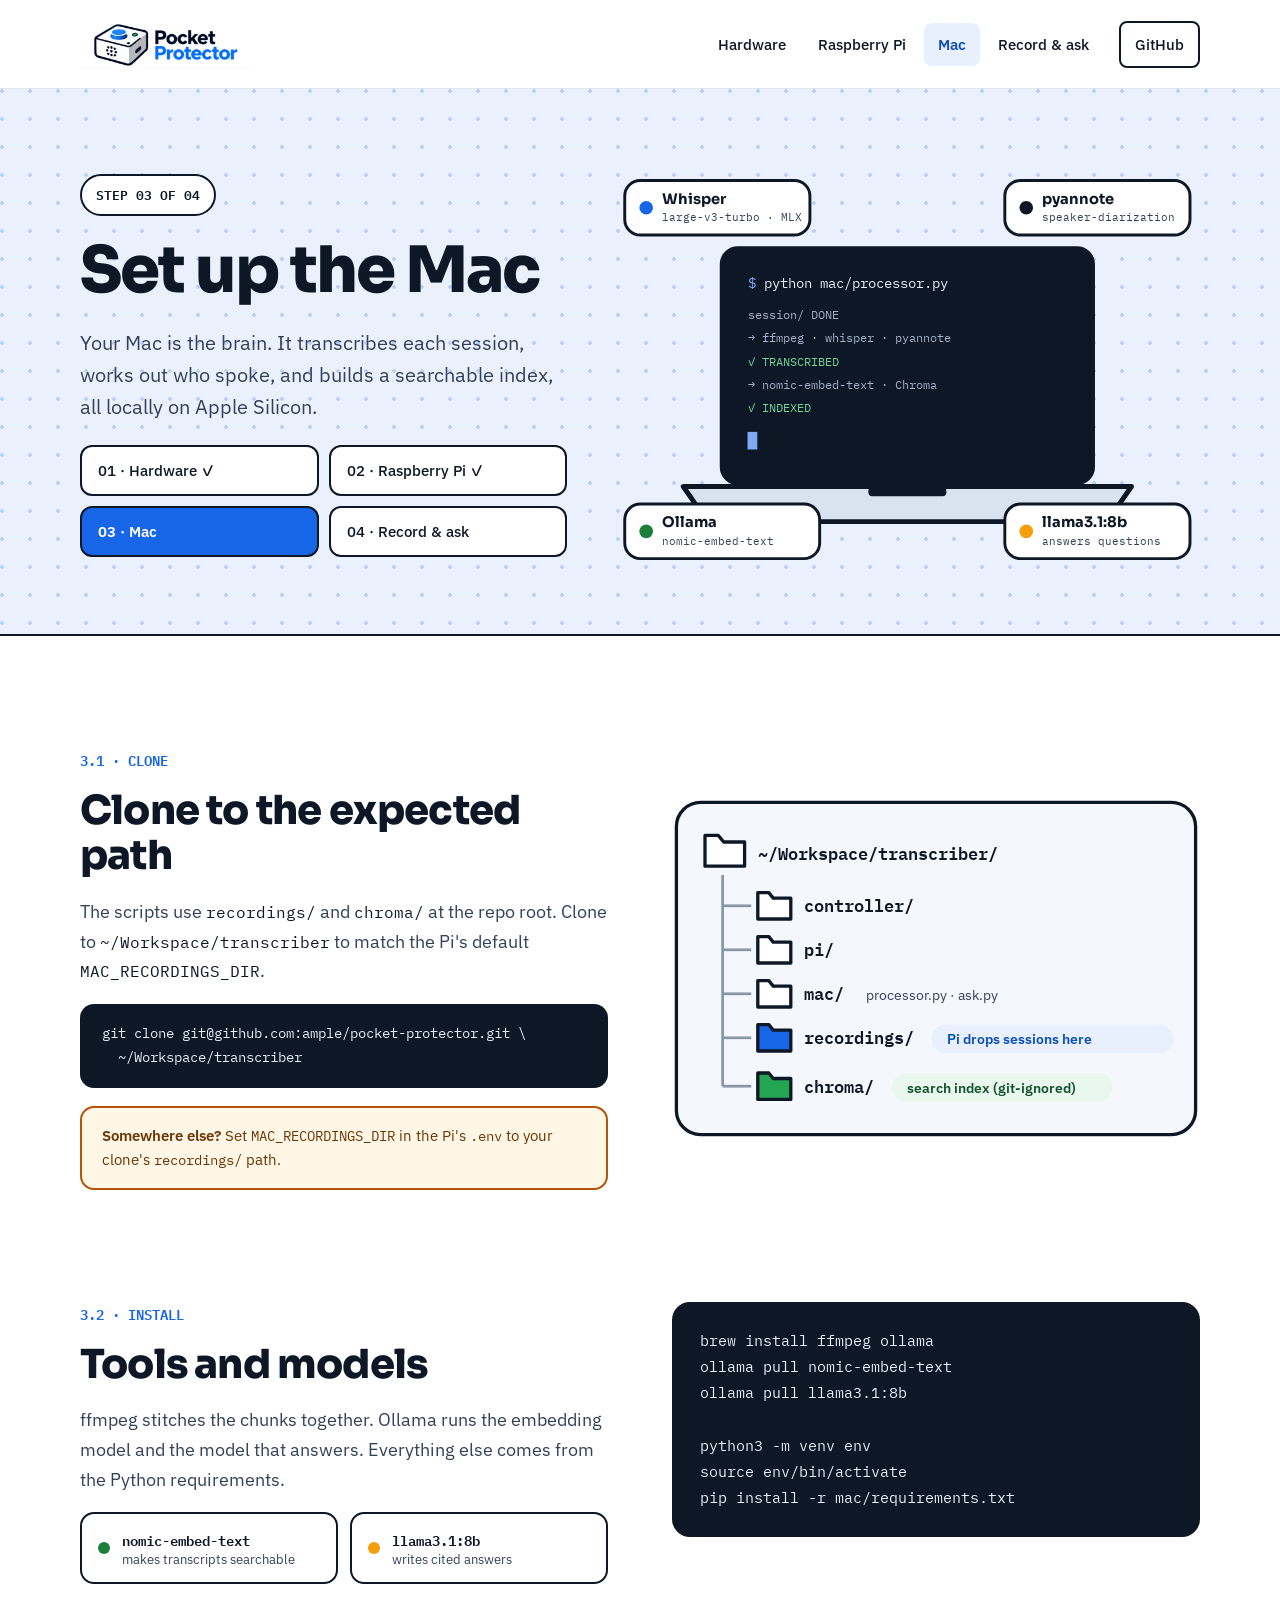
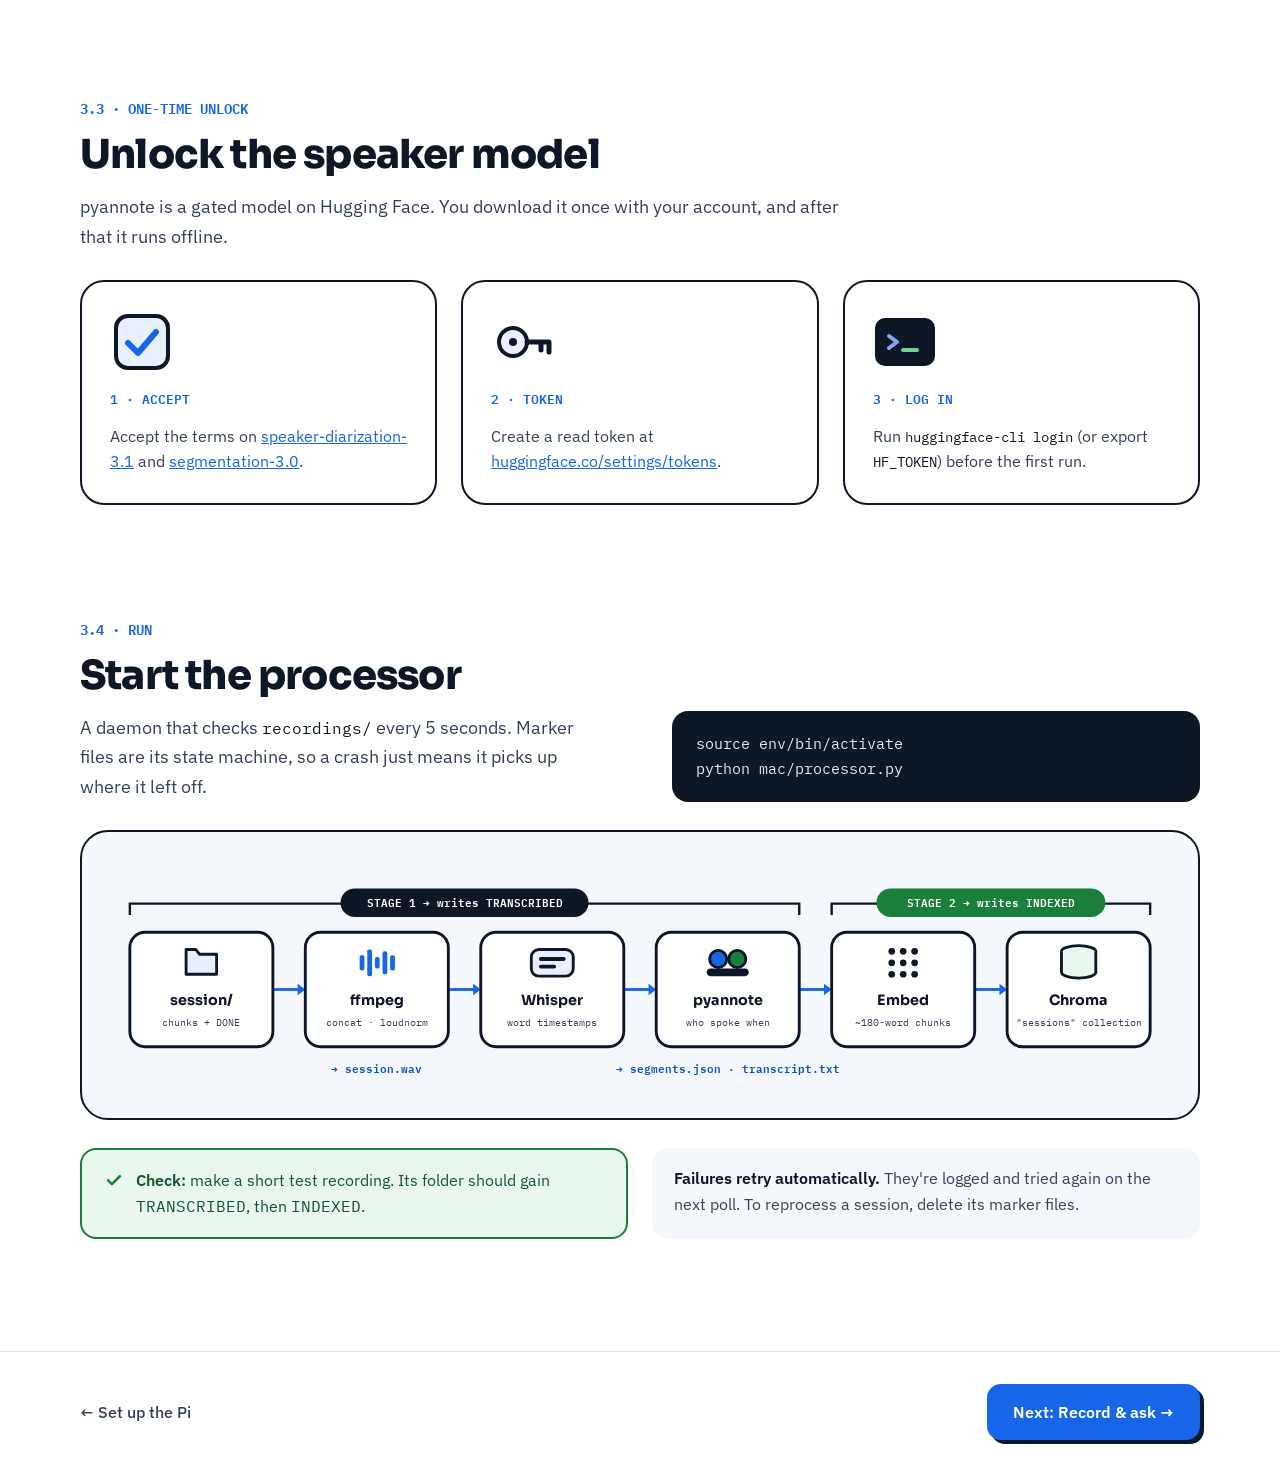
<file: site/mac.html>
<!doctype html>
<html lang="en">
<head>
<!-- Google tag (gtag.js) -->
<script async src="https://www.googletagmanager.com/gtag/js?id=G-TCHQ3GJ7K0"></script>
<script>
  window.dataLayer = window.dataLayer || [];
  function gtag(){dataLayer.push(arguments);}
  gtag('js', new Date());

  gtag('config', 'G-TCHQ3GJ7K0');
</script>
<meta charset="utf-8">
<meta name="viewport" content="width=device-width, initial-scale=1">
<title>Pocket Protector — Set up the Mac</title>
<meta name="description" content="Step 3: install the local models and start the processor that transcribes, labels speakers and indexes each session.">
<link rel="canonical" href="https://pocket-protector.diy/mac.html">
<meta property="og:type" content="website">
<meta property="og:site_name" content="Pocket Protector">
<meta property="og:title" content="Pocket Protector — Set up the Mac">
<meta property="og:description" content="Step 3: install the local models and start the processor that transcribes, labels speakers and indexes each session.">
<meta property="og:url" content="https://pocket-protector.diy/mac.html">
<meta property="og:image" content="https://pocket-protector.diy/assets/og-image.png">
<meta property="og:image:width" content="1200">
<meta property="og:image:height" content="630">
<meta property="og:image:alt" content="Pocket Protector logo with the tagline: Press a button. Remember everything.">
<meta name="twitter:card" content="summary_large_image">
<meta name="twitter:title" content="Pocket Protector — Set up the Mac">
<meta name="twitter:description" content="Step 3: install the local models and start the processor that transcribes, labels speakers and indexes each session.">
<meta name="twitter:image" content="https://pocket-protector.diy/assets/og-image.png">
<link rel="icon" href="assets/favicon.ico" sizes="any">
<link rel="icon" type="image/png" sizes="32x32" href="assets/favicon-32.png">
<link rel="apple-touch-icon" href="assets/apple-touch-icon.png">
<link rel="preconnect" href="https://fonts.googleapis.com">
<link rel="preconnect" href="https://fonts.gstatic.com" crossorigin>
<link rel="stylesheet" href="https://fonts.googleapis.com/css2?family=IBM+Plex+Mono:wght@400;500;600&amp;family=IBM+Plex+Sans:wght@400;500;600&amp;family=Sora:wght@600;700;800&amp;display=swap">
<link rel="stylesheet" href="assets/styles.css">
<script src="assets/nav.js" defer></script>
</head>
<body>

<header class="site-header">
<div class="wrap">
<a class="logo" href="index.html"><img src="assets/logo.png" alt="Pocket Protector home" width="173" height="52"></a>
<button class="nav-toggle" type="button" aria-controls="primary-nav" aria-expanded="false" hidden>
<span class="visually-hidden">Menu</span><span class="nav-toggle-bars" aria-hidden="true"></span>
</button>
<nav class="nav" id="primary-nav" aria-label="Primary">
<a href="hardware.html">Hardware</a>
<a href="pi.html">Raspberry Pi</a>
<a href="mac.html" aria-current="page">Mac</a>
<a href="use.html">Record &amp; ask</a>
<a class="btn btn-sm nav-cta" href="https://github.com/ample/pocket-protector">GitHub</a>
</nav>
</div>
</header>

<main>

<section class="hero">
<div class="wrap hero-grid">
<div class="stack" style="--gap: 22px">
<div class="pill pill-mono">STEP 03 OF 04</div>
<h1 class="display">Set up the Mac</h1>
<p class="lede">Your Mac is the brain. It transcribes each session, works out who spoke, and builds a searchable index, all locally on Apple Silicon.</p>
<nav class="step-nav" aria-label="Build steps">
<a href="hardware.html">01 · Hardware ✓</a>
<a href="pi.html">02 · Raspberry Pi ✓</a>
<a href="mac.html" aria-current="step">03 · Mac</a>
<a href="use.html">04 · Record &amp; ask</a>
</nav>
</div>
<svg viewBox="0 0 600 420" width="100%" role="img" aria-label="A Mac laptop running processor.py, surrounded by the local models it uses: Whisper, pyannote, nomic-embed-text and llama3.1:8b">
<g stroke="#0E1726" stroke-width="5" stroke-linejoin="round">
<rect x="110" y="90" width="380" height="240" rx="16" fill="#0E1726"/>
<path d="M70,334 L530,334 L505,370 L95,370 Z" fill="#D9E2EF"/>
</g>
<rect x="260" y="334" width="80" height="10" rx="4" fill="#0E1726"/>
<text x="136" y="130" font-family="IBM Plex Mono, monospace" font-size="14" fill="#E6EDF7"><tspan fill="#7FA8F5">$</tspan> python mac/processor.py</text>
<g font-family="IBM Plex Mono, monospace" font-size="12">
<text x="136" y="162" fill="#9FB0C8">session/ DONE</text>
<text x="136" y="186" fill="#9FB0C8">→ ffmpeg · whisper · pyannote</text>
<text x="136" y="210" fill="#6FD597">✓ TRANSCRIBED</text>
<text x="136" y="234" fill="#9FB0C8">→ nomic-embed-text · Chroma</text>
<text x="136" y="258" fill="#6FD597">✓ INDEXED</text>
</g>
<rect x="136" y="278" width="10" height="18" fill="#7FA8F5"/>
<g stroke="#0E1726" stroke-width="3"><rect x="10" y="20" width="190" height="56" rx="16" fill="#FFFFFF"/><rect x="400" y="20" width="190" height="56" rx="16" fill="#FFFFFF"/><rect x="10" y="352" width="200" height="56" rx="16" fill="#FFFFFF"/><rect x="400" y="352" width="190" height="56" rx="16" fill="#FFFFFF"/></g>
<circle cx="32" cy="48" r="7" fill="#1766E8"/><circle cx="422" cy="48" r="7" fill="#0E1726"/><circle cx="32" cy="380" r="7" fill="#1B7F3B"/><circle cx="422" cy="380" r="7" fill="#F59E0B"/>
<g font-family="Sora, sans-serif" font-size="15" font-weight="700" fill="#0E1726"><text x="48" y="44">Whisper</text><text x="438" y="44">pyannote</text><text x="48" y="376">Ollama</text><text x="438" y="376">llama3.1:8b</text></g>
<g font-family="IBM Plex Mono, monospace" font-size="11" fill="#34405A"><text x="48" y="62">large-v3-turbo · MLX</text><text x="438" y="62">speaker-diarization</text><text x="48" y="394">nomic-embed-text</text><text x="438" y="394">answers questions</text></g>
</svg>
</div>
</section>

<section class="section">
<div class="wrap split">
<div class="stack">
<div class="kicker">3.1 · CLONE</div>
<h2 class="h2 h2-md">Clone to the expected path</h2>
<p class="body">The scripts use <code>recordings/</code> and <code>chroma/</code> at the repo root. Clone to <code>~/Workspace/transcriber</code> to match the Pi's default <code>MAC_RECORDINGS_DIR</code>.</p>
<pre class="code" style="font-size: 14px">git clone git@github.com:ample/pocket-protector.git \
  ~/Workspace/transcriber</pre>
<p class="callout callout-warn"><span><span style="font-weight: 600">Somewhere else?</span> Set <code>MAC_RECORDINGS_DIR</code> in the Pi's <code>.env</code> to your clone's <code>recordings/</code> path.</span></p>
</div>
<svg viewBox="0 0 480 310" width="100%" role="img" aria-label="Folder tree of ~/Workspace/transcriber with controller, pi, mac, recordings and chroma folders">
<rect x="4" y="4" width="472" height="302" rx="22" fill="#F4F7FC" stroke="#0E1726" stroke-width="3"/>
<g stroke="#8A96A8" stroke-width="2.5" fill="none"><path d="M46,70 L46,262"/><path d="M46,98 L72,98"/><path d="M46,138 L72,138"/><path d="M46,178 L72,178"/><path d="M46,218 L72,218"/><path d="M46,262 L72,262"/></g>
<g stroke="#0E1726" stroke-width="3" stroke-linejoin="round">
<path d="M30,34 L42,34 L47,40 L66,40 L66,62 L30,62 Z" fill="#FFFFFF"/>
<path d="M78,86 L88,86 L92,91 L108,91 L108,110 L78,110 Z" fill="#FFFFFF"/>
<path d="M78,126 L88,126 L92,131 L108,131 L108,150 L78,150 Z" fill="#FFFFFF"/>
<path d="M78,166 L88,166 L92,171 L108,171 L108,190 L78,190 Z" fill="#FFFFFF"/>
<path d="M78,206 L88,206 L92,211 L108,211 L108,230 L78,230 Z" fill="#1766E8"/>
<path d="M78,250 L88,250 L92,255 L108,255 L108,274 L78,274 Z" fill="#22A652"/>
</g>
<g font-family="IBM Plex Mono, monospace" font-size="15" font-weight="600" fill="#0E1726"><text x="78" y="56">~/Workspace/transcriber/</text><text x="120" y="104">controller/</text><text x="120" y="144">pi/</text><text x="120" y="184">mac/</text><text x="120" y="224">recordings/</text><text x="120" y="268">chroma/</text></g>
<g font-family="IBM Plex Sans, sans-serif" font-size="13" fill="#34405A"><text x="176" y="184">processor.py · ask.py</text></g>
<rect x="236" y="206" width="220" height="26" rx="13" fill="#E8F0FE"/><text x="250" y="224" font-family="IBM Plex Sans, sans-serif" font-size="13" font-weight="600" fill="#0F4FB8">Pi drops sessions here</text>
<rect x="200" y="250" width="200" height="26" rx="13" fill="#E9F7EE"/><text x="214" y="268" font-family="IBM Plex Sans, sans-serif" font-size="13" font-weight="600" fill="#14532D">search index (git-ignored)</text>
</svg>
</div>
</section>

<section class="section">
<div class="wrap split align-start">
<div class="stack">
<div class="kicker">3.2 · INSTALL</div>
<h2 class="h2 h2-md">Tools and models</h2>
<p class="body">ffmpeg stitches the chunks together. Ollama runs the embedding model and the model that answers. Everything else comes from the Python requirements.</p>
<div class="grid grid-2 grid-tight">
<div class="chip-card row"><span class="led" style="background: var(--green)"></span><div><div class="name">nomic-embed-text</div><div class="desc">makes transcripts searchable</div></div></div>
<div class="chip-card row"><span class="led" style="background: #F59E0B"></span><div><div class="name">llama3.1:8b</div><div class="desc">writes cited answers</div></div></div>
</div>
</div>
<pre class="code code-lg">brew install ffmpeg ollama
ollama pull nomic-embed-text
ollama pull llama3.1:8b

python3 -m venv env
source env/bin/activate
pip install -r mac/requirements.txt</pre>
</div>
</section>

<section class="section">
<div class="wrap stack" style="--gap: 28px">
<div class="stack measure" style="--gap: 14px">
<div class="kicker">3.3 · ONE-TIME UNLOCK</div>
<h2 class="h2 h2-md">Unlock the speaker model</h2>
<p class="body">pyannote is a gated model on Hugging Face. You download it once with your account, and after that it runs offline.</p>
</div>
<div class="grid grid-3">
<div class="box" style="border-radius: 24px">
<svg width="64" height="64" viewBox="0 0 64 64" aria-hidden="true"><rect x="6" y="6" width="52" height="52" rx="12" fill="#E8F0FE" stroke="#0E1726" stroke-width="4"/><path d="M18,33 L28,43 L46,22" fill="none" stroke="#1766E8" stroke-width="6" stroke-linecap="round" stroke-linejoin="round"/></svg>
<div class="kicker kicker-sm">1 · ACCEPT</div>
<p class="card-text">Accept the terms on <a href="https://huggingface.co/pyannote/speaker-diarization-3.1">speaker-diarization-3.1</a> and <a href="https://huggingface.co/pyannote/segmentation-3.0">segmentation-3.0</a>.</p>
</div>
<div class="box" style="border-radius: 24px">
<svg width="64" height="64" viewBox="0 0 64 64" aria-hidden="true"><circle cx="22" cy="32" r="14" fill="#E8F0FE" stroke="#0E1726" stroke-width="4"/><circle cx="22" cy="32" r="4" fill="#0E1726"/><path d="M36,32 L58,32 L58,42 M50,32 L50,40" fill="none" stroke="#0E1726" stroke-width="5" stroke-linecap="round" stroke-linejoin="round"/></svg>
<div class="kicker kicker-sm">2 · TOKEN</div>
<p class="card-text">Create a read token at <a href="https://huggingface.co/settings/tokens">huggingface.co/settings/tokens</a>.</p>
</div>
<div class="box" style="border-radius: 24px">
<svg width="64" height="64" viewBox="0 0 64 64" aria-hidden="true"><rect x="4" y="10" width="56" height="44" rx="8" fill="#0E1726" stroke="#0E1726" stroke-width="4"/><path d="M16,26 L24,32 L16,38" fill="none" stroke="#7FA8F5" stroke-width="4" stroke-linecap="round" stroke-linejoin="round"/><line x1="30" y1="40" x2="44" y2="40" stroke="#6FD597" stroke-width="4" stroke-linecap="round"/></svg>
<div class="kicker kicker-sm">3 · LOG IN</div>
<p class="card-text">Run <code>huggingface-cli login</code> (or export <code>HF_TOKEN</code>) before the first run.</p>
</div>
</div>
</div>
</section>

<section class="section">
<div class="wrap stack" style="--gap: 28px">
<div class="split align-end">
<div class="stack" style="--gap: 14px">
<div class="kicker">3.4 · RUN</div>
<h2 class="h2 h2-md">Start the processor</h2>
<p class="body">A daemon that checks <code>recordings/</code> every 5 seconds. Marker files are its state machine, so a crash just means it picks up where it left off.</p>
</div>
<pre class="code" style="padding: 20px 24px; border-radius: 16px">source env/bin/activate
python mac/processor.py</pre>
</div>
<div class="panel diagram-scroll">
<svg viewBox="0 0 1120 250" width="100%" role="img" aria-label="Processing pipeline. Stage 1: session folder, ffmpeg concat and loudnorm, Whisper transcription, pyannote speakers, then TRANSCRIBED. Stage 2: embed about 180-word chunks with nomic-embed-text, store in Chroma, then INDEXED.">
<g stroke="#0E1726" stroke-width="2.5" fill="none"><path d="M25,62 L25,50 L727,50 L727,62"/><path d="M761,62 L761,50 L1095,50 L1095,62"/></g>
<rect x="246" y="34" width="260" height="30" rx="15" fill="#0E1726"/><text x="376" y="54" text-anchor="middle" font-family="IBM Plex Mono, monospace" font-size="12" font-weight="600" fill="#FFFFFF">STAGE 1 → writes TRANSCRIBED</text>
<rect x="808" y="34" width="240" height="30" rx="15" fill="#1B7F3B"/><text x="928" y="54" text-anchor="middle" font-family="IBM Plex Mono, monospace" font-size="12" font-weight="600" fill="#FFFFFF">STAGE 2 → writes INDEXED</text>
<g stroke="#1766E8" stroke-width="3"><line x1="175" y1="140" x2="203" y2="140"/><line x1="359" y1="140" x2="387" y2="140"/><line x1="543" y1="140" x2="571" y2="140"/><line x1="727" y1="140" x2="755" y2="140"/><line x1="911" y1="140" x2="939" y2="140"/></g>
<g fill="#1766E8"><polygon points="201,134 209,140 201,146"/><polygon points="385,134 393,140 385,146"/><polygon points="569,134 577,140 569,146"/><polygon points="753,134 761,140 753,146"/><polygon points="937,134 945,140 937,146"/></g>
<g stroke="#0E1726" stroke-width="3" fill="#FFFFFF"><rect x="25" y="80" width="150" height="120" rx="16"/><rect x="209" y="80" width="150" height="120" rx="16"/><rect x="393" y="80" width="150" height="120" rx="16"/><rect x="577" y="80" width="150" height="120" rx="16"/><rect x="761" y="80" width="150" height="120" rx="16"/><rect x="945" y="80" width="150" height="120" rx="16"/></g>
<path d="M84,98 L94,98 L98,103 L116,103 L116,124 L84,124 Z" fill="#E8F0FE" stroke="#0E1726" stroke-width="3" stroke-linejoin="round"/>
<g fill="#1766E8"><rect x="266" y="104" width="5" height="16" rx="2"/><rect x="274" y="98" width="5" height="28" rx="2"/><rect x="282" y="106" width="5" height="12" rx="2"/><rect x="290" y="100" width="5" height="24" rx="2"/><rect x="298" y="104" width="5" height="16" rx="2"/></g>
<rect x="446" y="98" width="44" height="28" rx="8" fill="#E8F0FE" stroke="#0E1726" stroke-width="3"/><rect x="454" y="106" width="28" height="4" rx="2" fill="#0E1726"/><rect x="454" y="114" width="18" height="4" rx="2" fill="#0E1726"/>
<circle cx="642" cy="108" r="9" fill="#1766E8" stroke="#0E1726" stroke-width="3"/><circle cx="662" cy="108" r="9" fill="#1B7F3B" stroke="#0E1726" stroke-width="3"/><rect x="630" y="118" width="44" height="8" rx="4" fill="#0E1726"/>
<g fill="#0E1726"><circle cx="824" cy="100" r="3.5"/><circle cx="836" cy="100" r="3.5"/><circle cx="848" cy="100" r="3.5"/><circle cx="824" cy="112" r="3.5"/><circle cx="836" cy="112" r="3.5"/><circle cx="848" cy="112" r="3.5"/><circle cx="824" cy="124" r="3.5"/><circle cx="836" cy="124" r="3.5"/><circle cx="848" cy="124" r="3.5"/></g>
<ellipse cx="1020" cy="100" rx="18" ry="6" fill="#E9F7EE" stroke="#0E1726" stroke-width="3"/><path d="M1002,100 L1002,122 A18,6 0 0 0 1038,122 L1038,100" fill="#E9F7EE" stroke="#0E1726" stroke-width="3"/>
<g font-family="Sora, sans-serif" font-size="15" font-weight="700" fill="#0E1726" text-anchor="middle"><text x="100" y="156">session/</text><text x="284" y="156">ffmpeg</text><text x="468" y="156">Whisper</text><text x="652" y="156">pyannote</text><text x="836" y="156">Embed</text><text x="1020" y="156">Chroma</text></g>
<g font-family="IBM Plex Mono, monospace" font-size="11" fill="#34405A" text-anchor="middle"><text x="100" y="178">chunks + DONE</text><text x="284" y="178">concat · loudnorm</text><text x="468" y="178">word timestamps</text><text x="652" y="178">who spoke when</text><text x="836" y="178">~180-word chunks</text><text x="1020" y="178">"sessions" collection</text></g>
<g font-family="IBM Plex Mono, monospace" font-size="12" font-weight="600" fill="#0F4FB8" text-anchor="middle"><text x="284" y="228">→ session.wav</text><text x="652" y="228">→ segments.json · transcript.txt</text></g>
</svg>
</div>
<div class="grid grid-2">
<div class="callout callout-ok" style="font-size: 16px; padding: 18px 22px; border-radius: 16px">
<svg width="20" height="20" viewBox="0 0 24 24" fill="none" stroke="#1B7F3B" stroke-width="3" stroke-linecap="round" stroke-linejoin="round" aria-hidden="true"><path d="M5 12.5l4.5 4.5L19 7.5"/></svg>
<div><span style="font-weight: 600">Check:</span> make a short test recording. Its folder should gain <code>TRANSCRIBED</code>, then <code>INDEXED</code>.</div>
</div>
<p class="callout callout-note" style="font-size: 16px; padding: 18px 22px; border-radius: 16px"><span><span class="strong">Failures retry automatically.</span> They're logged and tried again on the next poll. To reprocess a session, delete its marker files.</span></p>
</div>
</div>
</section>

</main>

<footer class="site-footer">
<div class="wrap">
<a class="back-link" href="pi.html">← Set up the Pi</a>
<a class="btn btn-primary" href="use.html">Next: Record &amp; ask →</a>
</div>
</footer>

</body>
</html>
</file>
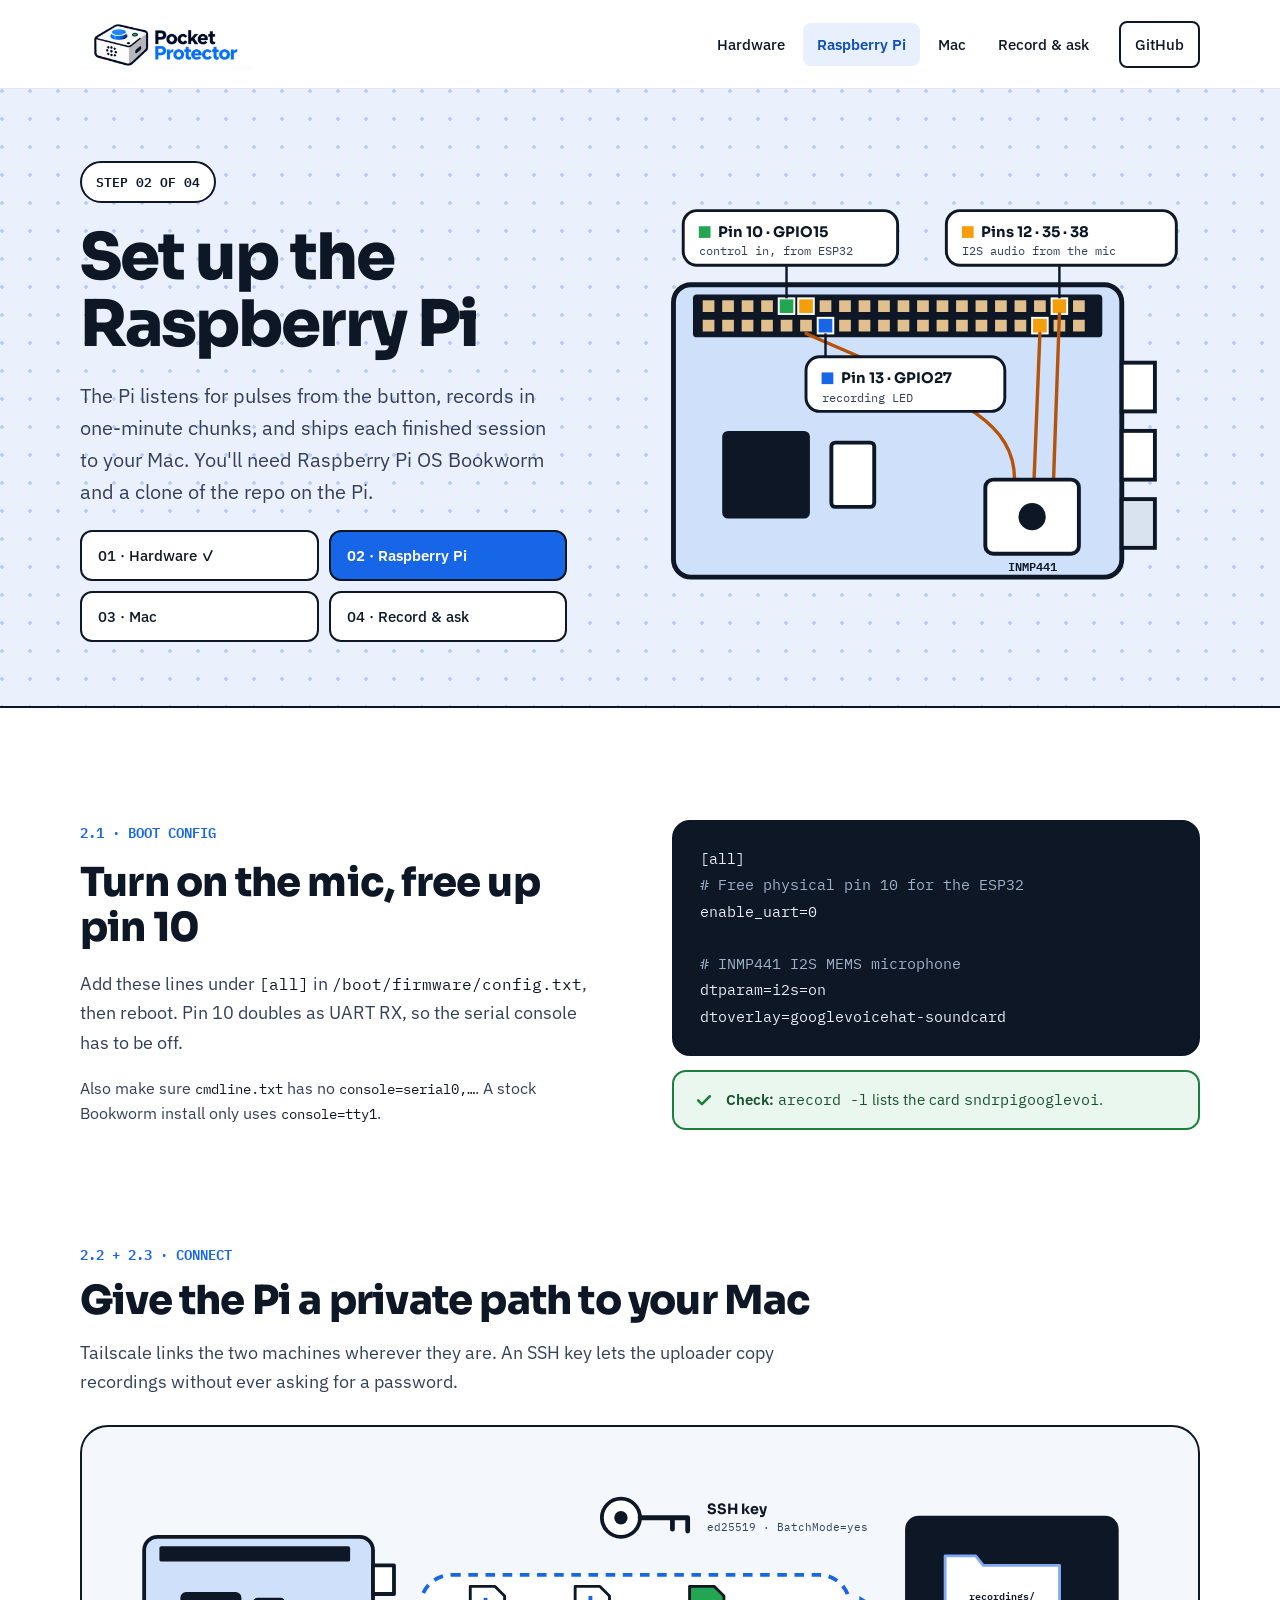
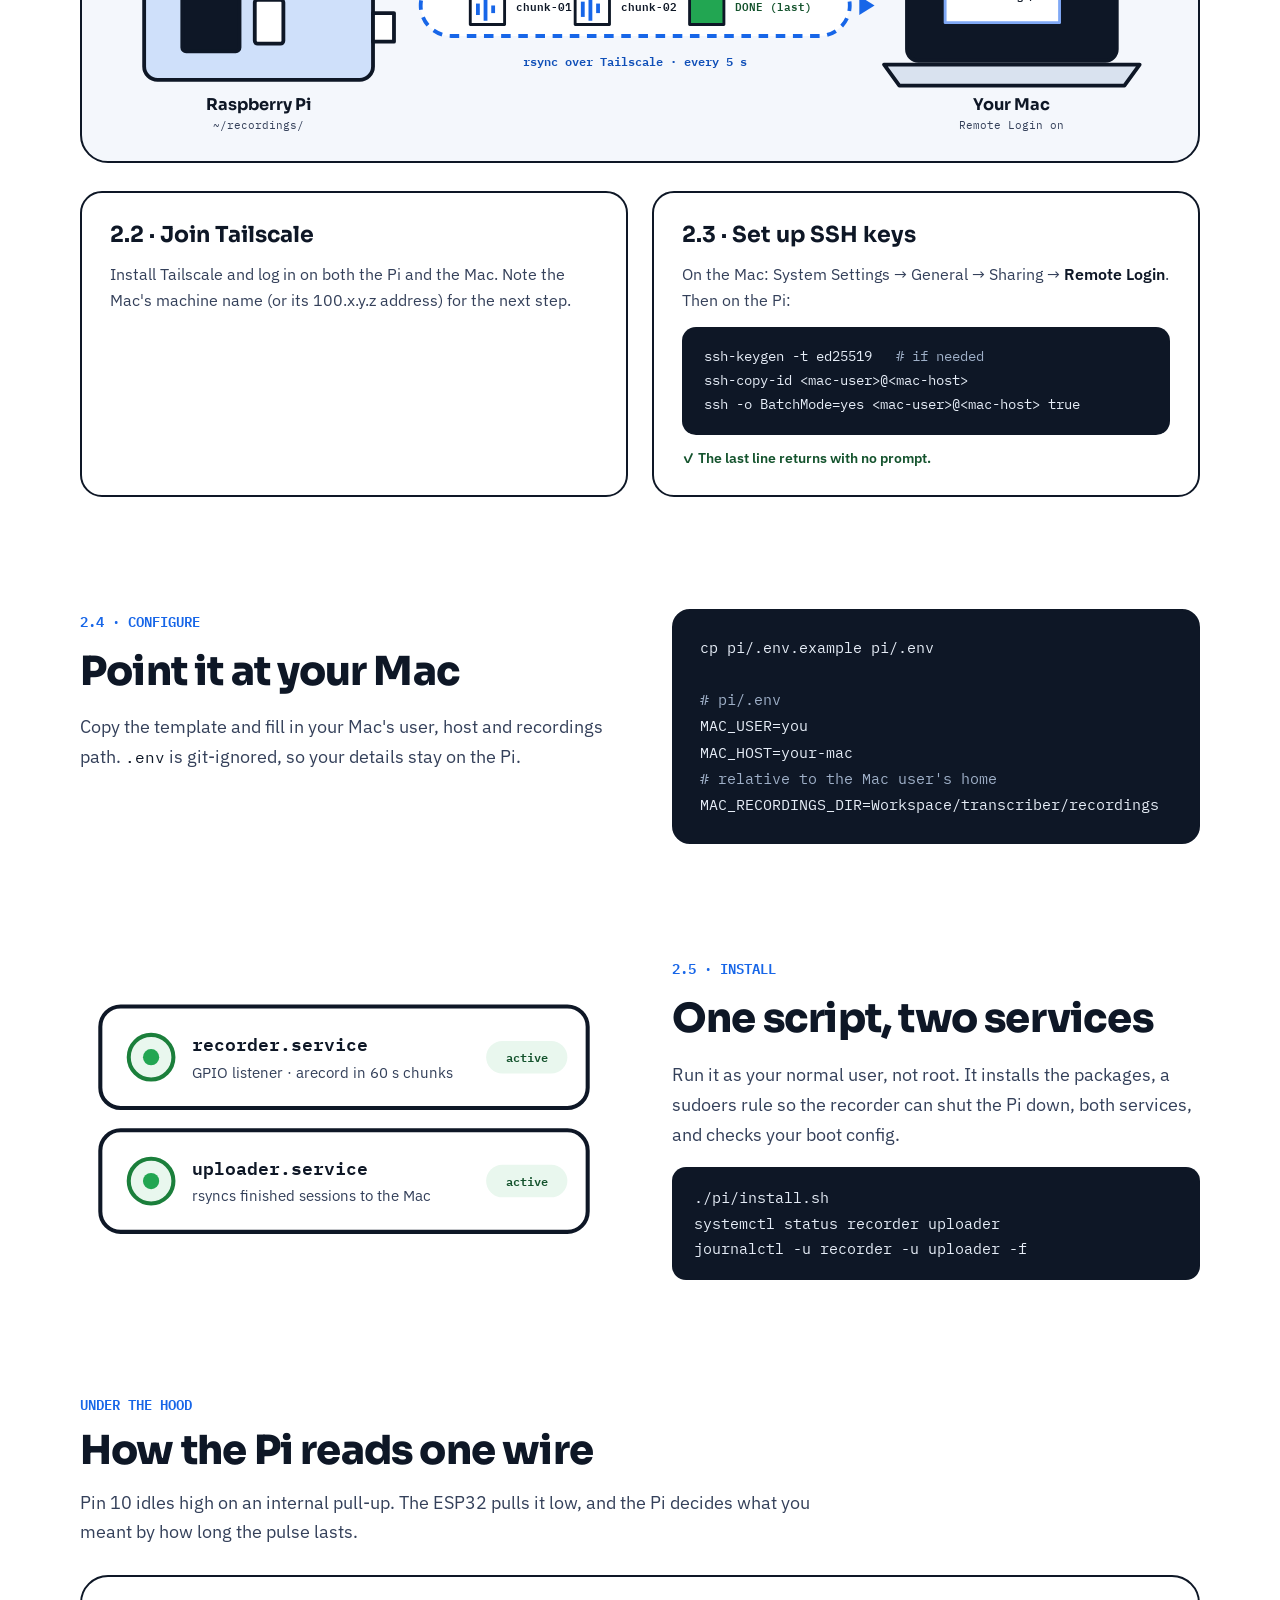
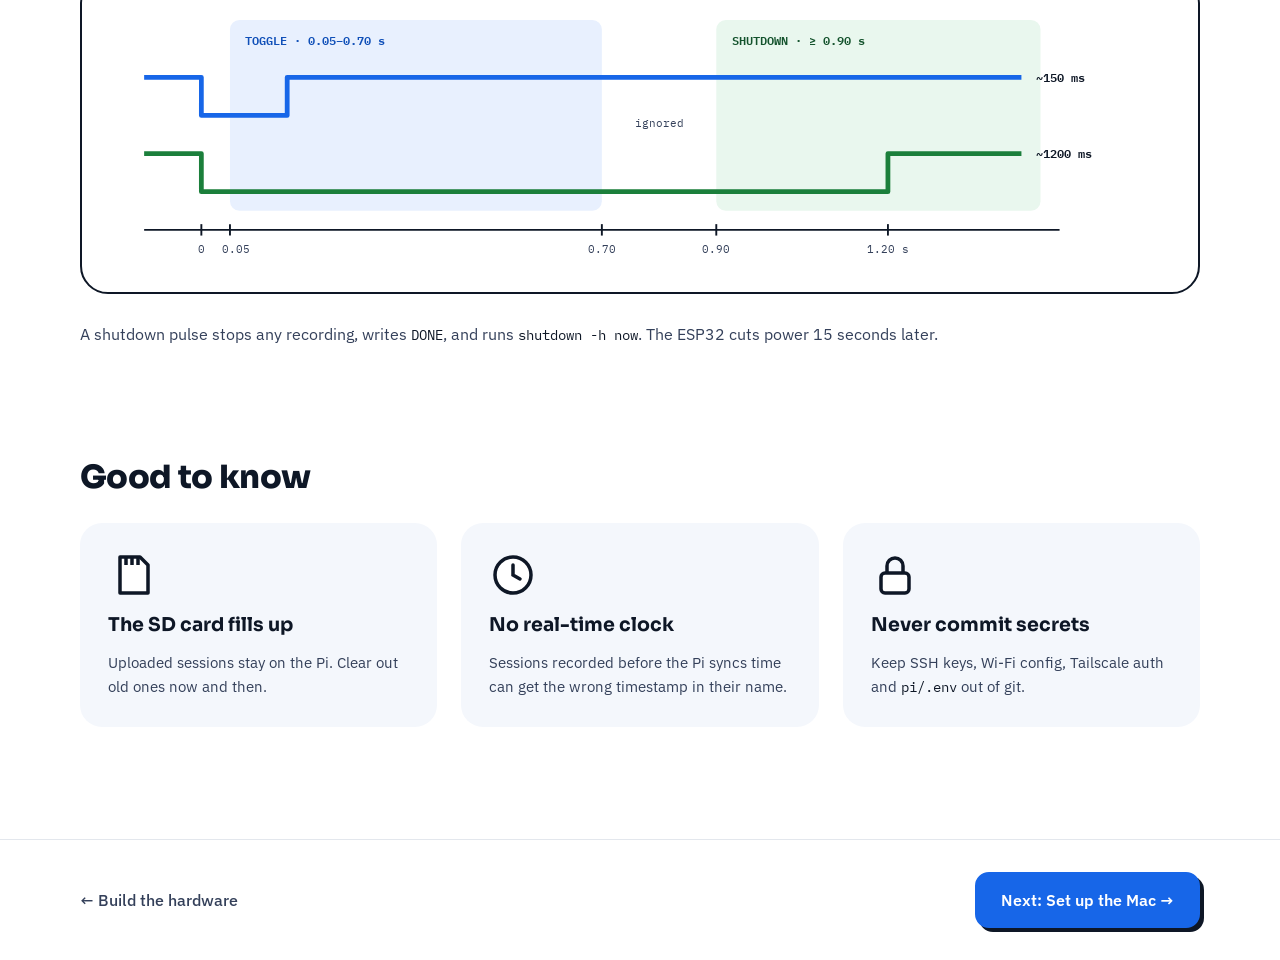
<file: site/pi.html>
<!doctype html>
<html lang="en">
<head>
<!-- Google tag (gtag.js) -->
<script async src="https://www.googletagmanager.com/gtag/js?id=G-TCHQ3GJ7K0"></script>
<script>
  window.dataLayer = window.dataLayer || [];
  function gtag(){dataLayer.push(arguments);}
  gtag('js', new Date());

  gtag('config', 'G-TCHQ3GJ7K0');
</script>
<meta charset="utf-8">
<meta name="viewport" content="width=device-width, initial-scale=1">
<title>Pocket Protector — Set up the Pi</title>
<meta name="description" content="Step 2: enable the mic, connect the Pi to your Mac over Tailscale and install the recorder and uploader services.">
<link rel="canonical" href="https://pocket-protector.diy/pi.html">
<meta property="og:type" content="website">
<meta property="og:site_name" content="Pocket Protector">
<meta property="og:title" content="Pocket Protector — Set up the Pi">
<meta property="og:description" content="Step 2: enable the mic, connect the Pi to your Mac over Tailscale and install the recorder and uploader services.">
<meta property="og:url" content="https://pocket-protector.diy/pi.html">
<meta property="og:image" content="https://pocket-protector.diy/assets/og-image.png">
<meta property="og:image:width" content="1200">
<meta property="og:image:height" content="630">
<meta property="og:image:alt" content="Pocket Protector logo with the tagline: Press a button. Remember everything.">
<meta name="twitter:card" content="summary_large_image">
<meta name="twitter:title" content="Pocket Protector — Set up the Pi">
<meta name="twitter:description" content="Step 2: enable the mic, connect the Pi to your Mac over Tailscale and install the recorder and uploader services.">
<meta name="twitter:image" content="https://pocket-protector.diy/assets/og-image.png">
<link rel="icon" href="assets/favicon.ico" sizes="any">
<link rel="icon" type="image/png" sizes="32x32" href="assets/favicon-32.png">
<link rel="apple-touch-icon" href="assets/apple-touch-icon.png">
<link rel="preconnect" href="https://fonts.googleapis.com">
<link rel="preconnect" href="https://fonts.gstatic.com" crossorigin>
<link rel="stylesheet" href="https://fonts.googleapis.com/css2?family=IBM+Plex+Mono:wght@400;500;600&amp;family=IBM+Plex+Sans:wght@400;500;600&amp;family=Sora:wght@600;700;800&amp;display=swap">
<link rel="stylesheet" href="assets/styles.css">
<script src="assets/nav.js" defer></script>
</head>
<body>

<header class="site-header">
<div class="wrap">
<a class="logo" href="index.html"><img src="assets/logo.png" alt="Pocket Protector home" width="173" height="52"></a>
<button class="nav-toggle" type="button" aria-controls="primary-nav" aria-expanded="false" hidden>
<span class="visually-hidden">Menu</span><span class="nav-toggle-bars" aria-hidden="true"></span>
</button>
<nav class="nav" id="primary-nav" aria-label="Primary">
<a href="hardware.html">Hardware</a>
<a href="pi.html" aria-current="page">Raspberry Pi</a>
<a href="mac.html">Mac</a>
<a href="use.html">Record &amp; ask</a>
<a class="btn btn-sm nav-cta" href="https://github.com/ample/pocket-protector">GitHub</a>
</nav>
</div>
</header>

<main>

<section class="hero">
<div class="wrap hero-grid">
<div class="stack" style="--gap: 22px">
<div class="pill pill-mono">STEP 02 OF 04</div>
<h1 class="display">Set up the Raspberry Pi</h1>
<p class="lede">The Pi listens for pulses from the button, records in one-minute chunks, and ships each finished session to your Mac. You'll need Raspberry Pi OS Bookworm and a clone of the repo on the Pi.</p>
<nav class="step-nav" aria-label="Build steps">
<a href="hardware.html">01 · Hardware ✓</a>
<a href="pi.html" aria-current="step">02 · Raspberry Pi</a>
<a href="mac.html">03 · Mac</a>
<a href="use.html">04 · Record &amp; ask</a>
</nav>
</div>
<svg viewBox="0 0 600 420" width="100%" role="img" aria-label="Raspberry Pi board with pin 10 marked as the control input, pin 13 as the recording LED, and pins 12, 35 and 38 as I2S for the microphone">
<rect x="60" y="90" width="460" height="300" rx="18" fill="#CFE0FA" stroke="#0E1726" stroke-width="5"/>
<g stroke="#0E1726" stroke-width="4"><rect x="520" y="170" width="34" height="50" fill="#FFFFFF"/><rect x="520" y="240" width="34" height="50" fill="#FFFFFF"/><rect x="520" y="310" width="34" height="50" fill="#D9E2EF"/></g>
<rect x="110" y="240" width="90" height="90" rx="6" fill="#0E1726"/>
<rect x="222" y="252" width="44" height="66" rx="4" fill="#FFFFFF" stroke="#0E1726" stroke-width="4"/>
<rect x="80" y="100" width="420" height="44" rx="4" fill="#0E1726"/>
<g fill="#E2C08D">
<rect x="90" y="106" width="12" height="12"/><rect x="110" y="106" width="12" height="12"/><rect x="130" y="106" width="12" height="12"/><rect x="150" y="106" width="12" height="12"/><rect x="210" y="106" width="12" height="12"/><rect x="230" y="106" width="12" height="12"/><rect x="250" y="106" width="12" height="12"/><rect x="270" y="106" width="12" height="12"/><rect x="290" y="106" width="12" height="12"/><rect x="310" y="106" width="12" height="12"/><rect x="330" y="106" width="12" height="12"/><rect x="350" y="106" width="12" height="12"/><rect x="370" y="106" width="12" height="12"/><rect x="390" y="106" width="12" height="12"/><rect x="410" y="106" width="12" height="12"/><rect x="430" y="106" width="12" height="12"/><rect x="470" y="106" width="12" height="12"/>
<rect x="90" y="126" width="12" height="12"/><rect x="110" y="126" width="12" height="12"/><rect x="130" y="126" width="12" height="12"/><rect x="150" y="126" width="12" height="12"/><rect x="170" y="126" width="12" height="12"/><rect x="190" y="126" width="12" height="12"/><rect x="230" y="126" width="12" height="12"/><rect x="250" y="126" width="12" height="12"/><rect x="270" y="126" width="12" height="12"/><rect x="290" y="126" width="12" height="12"/><rect x="310" y="126" width="12" height="12"/><rect x="330" y="126" width="12" height="12"/><rect x="350" y="126" width="12" height="12"/><rect x="370" y="126" width="12" height="12"/><rect x="390" y="126" width="12" height="12"/><rect x="410" y="126" width="12" height="12"/><rect x="450" y="126" width="12" height="12"/><rect x="470" y="126" width="12" height="12"/>
</g>
<rect x="168" y="104" width="16" height="16" fill="#22A652" stroke="#FFFFFF" stroke-width="2"/>
<rect x="208" y="124" width="16" height="16" fill="#1766E8" stroke="#FFFFFF" stroke-width="2"/>
<rect x="188" y="104" width="16" height="16" fill="#F59E0B" stroke="#FFFFFF" stroke-width="2"/>
<rect x="428" y="124" width="16" height="16" fill="#F59E0B" stroke="#FFFFFF" stroke-width="2"/>
<rect x="448" y="104" width="16" height="16" fill="#F59E0B" stroke="#FFFFFF" stroke-width="2"/>
<g stroke="#B45309" stroke-width="3.5" fill="none" stroke-linecap="round"><path d="M410,290 C410,220 330,200 196,140"/><path d="M430,290 L436,140"/><path d="M450,290 L456,120"/></g>
<rect x="380" y="290" width="96" height="76" rx="8" fill="#FFFFFF" stroke="#0E1726" stroke-width="4"/>
<circle cx="428" cy="328" r="14" fill="#0E1726"/>
<text x="428" y="384" text-anchor="middle" font-family="IBM Plex Mono, monospace" font-size="12" font-weight="600" fill="#0E1726">INMP441</text>
<g stroke="#0E1726" stroke-width="2.5"><line x1="176" y1="104" x2="176" y2="70"/><line x1="216" y1="140" x2="216" y2="164"/><line x1="456" y1="104" x2="456" y2="70"/></g>
<rect x="70" y="14" width="220" height="56" rx="14" fill="#FFFFFF" stroke="#0E1726" stroke-width="3"/>
<rect x="86" y="30" width="12" height="12" fill="#22A652"/>
<text x="106" y="41" font-family="Sora, sans-serif" font-size="15" font-weight="700" fill="#0E1726">Pin 10 · GPIO15</text>
<text x="86" y="60" font-family="IBM Plex Mono, monospace" font-size="12" fill="#34405A">control in, from ESP32</text>
<rect x="340" y="14" width="236" height="56" rx="14" fill="#FFFFFF" stroke="#0E1726" stroke-width="3"/>
<rect x="356" y="30" width="12" height="12" fill="#F59E0B"/>
<text x="376" y="41" font-family="Sora, sans-serif" font-size="15" font-weight="700" fill="#0E1726">Pins 12 · 35 · 38</text>
<text x="356" y="60" font-family="IBM Plex Mono, monospace" font-size="12" fill="#34405A">I2S audio from the mic</text>
<rect x="196" y="164" width="204" height="56" rx="14" fill="#FFFFFF" stroke="#0E1726" stroke-width="3"/>
<rect x="212" y="180" width="12" height="12" fill="#1766E8"/>
<text x="232" y="191" font-family="Sora, sans-serif" font-size="15" font-weight="700" fill="#0E1726">Pin 13 · GPIO27</text>
<text x="212" y="210" font-family="IBM Plex Mono, monospace" font-size="12" fill="#34405A">recording LED</text>
</svg>
</div>
</section>

<section class="section">
<div class="wrap split align-start">
<div class="stack">
<div class="kicker">2.1 · BOOT CONFIG</div>
<h2 class="h2 h2-md">Turn on the mic, free up pin 10</h2>
<p class="body">Add these lines under <code>[all]</code> in <code>/boot/firmware/config.txt</code>, then reboot. Pin 10 doubles as UART RX, so the serial console has to be off.</p>
<p class="small" style="font-size: 16px">Also make sure <code>cmdline.txt</code> has no <code>console=serial0,…</code>. A stock Bookworm install only uses <code>console=tty1</code>.</p>
</div>
<div class="stack" style="--gap: 14px">
<pre class="code code-lg">[all]
<span class="c"># Free physical pin 10 for the ESP32</span>
enable_uart=0

<span class="c"># INMP441 I2S MEMS microphone</span>
dtparam=i2s=on
dtoverlay=googlevoicehat-soundcard</pre>
<div class="callout callout-ok">
<svg width="20" height="20" viewBox="0 0 24 24" fill="none" stroke="#1B7F3B" stroke-width="3" stroke-linecap="round" stroke-linejoin="round" aria-hidden="true"><path d="M5 12.5l4.5 4.5L19 7.5"/></svg>
<div><span style="font-weight: 600">Check:</span> <code>arecord -l</code> lists the card <code>sndrpigooglevoi</code>.</div>
</div>
</div>
</div>
</section>

<section class="section">
<div class="wrap stack" style="--gap: 28px">
<div class="stack measure" style="--gap: 14px">
<div class="kicker">2.2 + 2.3 · CONNECT</div>
<h2 class="h2 h2-md">Give the Pi a private path to your Mac</h2>
<p class="body">Tailscale links the two machines wherever they are. An SSH key lets the uploader copy recordings without ever asking for a password.</p>
</div>
<div class="panel diagram-scroll">
<svg viewBox="0 0 1120 300" width="100%" role="img" aria-label="The Pi sends chunk files and then a DONE marker through a Tailscale tunnel, authenticated by an SSH key, into the recordings folder on the Mac">
<g stroke="#0E1726" stroke-width="4" stroke-linejoin="round">
<rect x="40" y="90" width="240" height="150" rx="14" fill="#CFE0FA"/>
<rect x="280" y="120" width="22" height="30" fill="#FFFFFF"/><rect x="280" y="170" width="22" height="30" fill="#FFFFFF"/>
<rect x="80" y="150" width="60" height="60" rx="4" fill="#0E1726"/>
<rect x="156" y="156" width="30" height="46" rx="3" fill="#FFFFFF"/>
</g>
<rect x="56" y="100" width="200" height="16" rx="2" fill="#0E1726"/>
<text x="160" y="272" text-anchor="middle" font-family="Sora, sans-serif" font-size="17" font-weight="700" fill="#0E1726">Raspberry Pi</text>
<text x="160" y="292" text-anchor="middle" font-family="IBM Plex Mono, monospace" font-size="12" fill="#34405A">~/recordings/</text>
<rect x="330" y="130" width="450" height="64" rx="32" fill="#FFFFFF" stroke="#1766E8" stroke-width="4" stroke-dasharray="10 8"/>
<g stroke="#0E1726" stroke-width="3" stroke-linejoin="round">
<path d="M382,142 L408,142 L418,152 L418,182 L382,182 Z" fill="#FFFFFF"/>
<path d="M492,142 L518,142 L528,152 L528,182 L492,182 Z" fill="#FFFFFF"/>
<path d="M612,142 L638,142 L648,152 L648,182 L612,182 Z" fill="#22A652"/>
</g>
<g fill="#1766E8"><rect x="388" y="160" width="4" height="12"/><rect x="396" y="154" width="4" height="24"/><rect x="404" y="162" width="4" height="8"/><rect x="498" y="158" width="4" height="16"/><rect x="506" y="152" width="4" height="26"/><rect x="514" y="160" width="4" height="10"/></g>
<text x="430" y="168" font-family="IBM Plex Mono, monospace" font-size="12" font-weight="600" fill="#0E1726">chunk-01</text>
<text x="540" y="168" font-family="IBM Plex Mono, monospace" font-size="12" font-weight="600" fill="#0E1726">chunk-02</text>
<text x="660" y="168" font-family="IBM Plex Mono, monospace" font-size="12" font-weight="600" fill="#14532D">DONE (last)</text>
<polygon points="790,152 806,162 790,172" fill="#1766E8"/>
<text x="555" y="226" text-anchor="middle" font-family="IBM Plex Mono, monospace" font-size="13" font-weight="600" fill="#0F4FB8">rsync over Tailscale · every 5 s</text>
<circle cx="540" cy="70" r="20" fill="#FFFFFF" stroke="#0E1726" stroke-width="4"/>
<circle cx="540" cy="70" r="7" fill="#0E1726"/>
<path d="M560,70 L610,70 L610,84 M594,70 L594,82" fill="none" stroke="#0E1726" stroke-width="5" stroke-linecap="round" stroke-linejoin="round"/>
<text x="630" y="66" font-family="Sora, sans-serif" font-size="15" font-weight="700" fill="#0E1726">SSH key</text>
<text x="630" y="84" font-family="IBM Plex Mono, monospace" font-size="12" fill="#34405A">ed25519 · BatchMode=yes</text>
<g stroke="#0E1726" stroke-width="4" stroke-linejoin="round">
<rect x="840" y="70" width="220" height="150" rx="12" fill="#0E1726"/>
<path d="M816,224 L1084,224 L1068,246 L832,246 Z" fill="#D9E2EF"/>
</g>
<path d="M880,110 L912,110 L920,120 L1000,120 L1000,180 L880,180 Z" fill="#FFFFFF" stroke="#7FA8F5" stroke-width="3" stroke-linejoin="round"/>
<text x="940" y="156" text-anchor="middle" font-family="IBM Plex Mono, monospace" font-size="11" font-weight="600" fill="#0E1726">recordings/</text>
<text x="950" y="272" text-anchor="middle" font-family="Sora, sans-serif" font-size="17" font-weight="700" fill="#0E1726">Your Mac</text>
<text x="950" y="292" text-anchor="middle" font-family="IBM Plex Mono, monospace" font-size="12" fill="#34405A">Remote Login on</text>
</svg>
</div>
<div class="grid grid-2">
<div class="box">
<h3 class="h3">2.2 · Join Tailscale</h3>
<p class="card-text">Install Tailscale and log in on both the Pi and the Mac. Note the Mac's machine name (or its 100.x.y.z address) for the next step.</p>
</div>
<div class="box">
<h3 class="h3">2.3 · Set up SSH keys</h3>
<p class="card-text">On the Mac: System Settings → General → Sharing → <span class="strong">Remote Login</span>. Then on the Pi:</p>
<pre class="code" style="font-size: 14px">ssh-keygen -t ed25519   <span class="c"># if needed</span>
ssh-copy-id &lt;mac-user&gt;@&lt;mac-host&gt;
ssh -o BatchMode=yes &lt;mac-user&gt;@&lt;mac-host&gt; true</pre>
<div class="ok-line">✓ The last line returns with no prompt.</div>
</div>
</div>
</div>
</section>

<section class="section">
<div class="wrap split align-start">
<div class="stack">
<div class="kicker">2.4 · CONFIGURE</div>
<h2 class="h2 h2-md">Point it at your Mac</h2>
<p class="body">Copy the template and fill in your Mac's user, host and recordings path. <code>.env</code> is git-ignored, so your details stay on the Pi.</p>
</div>
<pre class="code code-lg">cp pi/.env.example pi/.env

<span class="c"># pi/.env</span>
MAC_USER=you
MAC_HOST=your-mac
<span class="c"># relative to the Mac user's home</span>
MAC_RECORDINGS_DIR=Workspace/transcriber/recordings</pre>
</div>
</section>

<section class="section">
<div class="wrap split">
<svg class="order-last-mobile" viewBox="0 0 520 280" width="100%" role="img" aria-label="Two systemd services, recorder and uploader, both running">
<rect x="20" y="30" width="480" height="100" rx="20" fill="#FFFFFF" stroke="#0E1726" stroke-width="4"/>
<circle cx="70" cy="80" r="22" fill="#E9F7EE" stroke="#1B7F3B" stroke-width="4"/><circle cx="70" cy="80" r="8" fill="#22A652"/>
<text x="110" y="74" font-family="IBM Plex Mono, monospace" font-size="18" font-weight="600" fill="#0E1726">recorder.service</text>
<text x="110" y="100" font-family="IBM Plex Sans, sans-serif" font-size="15" fill="#34405A">GPIO listener · arecord in 60 s chunks</text>
<rect x="400" y="64" width="80" height="32" rx="16" fill="#E9F7EE"/><text x="440" y="85" text-anchor="middle" font-family="IBM Plex Mono, monospace" font-size="12" font-weight="600" fill="#14532D">active</text>
<rect x="20" y="152" width="480" height="100" rx="20" fill="#FFFFFF" stroke="#0E1726" stroke-width="4"/>
<circle cx="70" cy="202" r="22" fill="#E9F7EE" stroke="#1B7F3B" stroke-width="4"/><circle cx="70" cy="202" r="8" fill="#22A652"/>
<text x="110" y="196" font-family="IBM Plex Mono, monospace" font-size="18" font-weight="600" fill="#0E1726">uploader.service</text>
<text x="110" y="222" font-family="IBM Plex Sans, sans-serif" font-size="15" fill="#34405A">rsyncs finished sessions to the Mac</text>
<rect x="400" y="186" width="80" height="32" rx="16" fill="#E9F7EE"/><text x="440" y="207" text-anchor="middle" font-family="IBM Plex Mono, monospace" font-size="12" font-weight="600" fill="#14532D">active</text>
</svg>
<div class="stack">
<div class="kicker">2.5 · INSTALL</div>
<h2 class="h2 h2-md">One script, two services</h2>
<p class="body">Run it as your normal user, not root. It installs the packages, a sudoers rule so the recorder can shut the Pi down, both services, and checks your boot config.</p>
<pre class="code">./pi/install.sh
systemctl status recorder uploader
journalctl -u recorder -u uploader -f</pre>
</div>
</div>
</section>

<section class="section">
<div class="wrap stack" style="--gap: 28px">
<div class="stack measure" style="--gap: 14px">
<div class="kicker">UNDER THE HOOD</div>
<h2 class="h2 h2-md">How the Pi reads one wire</h2>
<p class="body">Pin 10 idles high on an internal pull-up. The ESP32 pulls it low, and the Pi decides what you meant by how long the pulse lasts.</p>
</div>
<div class="panel panel-white diagram-scroll">
<svg viewBox="0 0 1120 280" width="100%" role="img" aria-label="Timing diagram. Pulses from 0.05 to 0.70 seconds toggle recording; the ESP32 sends about 150 milliseconds. Pulses of 0.90 seconds or longer shut down; the ESP32 sends about 1200 milliseconds.">
<rect x="130" y="20" width="390" height="200" rx="10" fill="#E8F0FE"/>
<rect x="640" y="20" width="340" height="200" rx="10" fill="#E9F7EE"/>
<text x="146" y="46" font-family="IBM Plex Mono, monospace" font-size="13" font-weight="600" fill="#0F4FB8">TOGGLE · 0.05–0.70 s</text>
<text x="656" y="46" font-family="IBM Plex Mono, monospace" font-size="13" font-weight="600" fill="#14532D">SHUTDOWN · ≥ 0.90 s</text>
<text x="580" y="132" text-anchor="middle" font-family="IBM Plex Mono, monospace" font-size="12" fill="#34405A">ignored</text>
<path d="M40,80 L100,80 L100,120 L190,120 L190,80 L960,80" fill="none" stroke="#1766E8" stroke-width="5" stroke-linejoin="round"/>
<path d="M40,160 L100,160 L100,200 L820,200 L820,160 L960,160" fill="none" stroke="#1B7F3B" stroke-width="5" stroke-linejoin="round"/>
<text x="975" y="85" font-family="IBM Plex Mono, monospace" font-size="13" font-weight="600" fill="#0E1726">~150 ms</text>
<text x="975" y="165" font-family="IBM Plex Mono, monospace" font-size="13" font-weight="600" fill="#0E1726">~1200 ms</text>
<line x1="40" y1="240" x2="1000" y2="240" stroke="#0E1726" stroke-width="2"/>
<g stroke="#0E1726" stroke-width="2"><line x1="100" y1="234" x2="100" y2="246"/><line x1="130" y1="234" x2="130" y2="246"/><line x1="520" y1="234" x2="520" y2="246"/><line x1="640" y1="234" x2="640" y2="246"/><line x1="820" y1="234" x2="820" y2="246"/></g>
<g font-family="IBM Plex Mono, monospace" font-size="12" fill="#34405A" text-anchor="middle"><text x="100" y="264">0</text><text x="136" y="264">0.05</text><text x="520" y="264">0.70</text><text x="640" y="264">0.90</text><text x="820" y="264">1.20 s</text></g>
</svg>
</div>
<p class="small" style="font-size: 16px">A shutdown pulse stops any recording, writes <code>DONE</code>, and runs <code>shutdown -h now</code>. The ESP32 cuts power 15 seconds later.</p>
</div>
</section>

<section class="section">
<div class="wrap stack" style="--gap: 28px">
<h2 class="h2 h2-sm" style="font-size: 32px">Good to know</h2>
<div class="grid grid-3">
<div class="box box-soft">
<svg width="48" height="48" viewBox="0 0 48 48" fill="none" stroke="#0E1726" stroke-width="3.5" stroke-linejoin="round" aria-hidden="true"><path d="M12,6 L32,6 L40,14 L40,42 L12,42 Z" fill="#FFFFFF"/><path d="M18,6 L18,14 M24,6 L24,14 M30,6 L30,14"/></svg>
<h3 class="h3" style="font-size: 19px">The SD card fills up</h3>
<p class="small">Uploaded sessions stay on the Pi. Clear out old ones now and then.</p>
</div>
<div class="box box-soft">
<svg width="48" height="48" viewBox="0 0 48 48" fill="none" stroke="#0E1726" stroke-width="3.5" stroke-linecap="round" aria-hidden="true"><circle cx="24" cy="24" r="18" fill="#FFFFFF"/><path d="M24,14 L24,24 L31,28"/></svg>
<h3 class="h3" style="font-size: 19px">No real-time clock</h3>
<p class="small">Sessions recorded before the Pi syncs time can get the wrong timestamp in their name.</p>
</div>
<div class="box box-soft">
<svg width="48" height="48" viewBox="0 0 48 48" fill="none" stroke="#0E1726" stroke-width="3.5" stroke-linejoin="round" aria-hidden="true"><rect x="10" y="22" width="28" height="20" rx="4" fill="#FFFFFF"/><path d="M16,22 L16,15 A8,8 0 0 1 32,15 L32,22"/></svg>
<h3 class="h3" style="font-size: 19px">Never commit secrets</h3>
<p class="small">Keep SSH keys, Wi-Fi config, Tailscale auth and <code>pi/.env</code> out of git.</p>
</div>
</div>
</div>
</section>

</main>

<footer class="site-footer">
<div class="wrap">
<a class="back-link" href="hardware.html">← Build the hardware</a>
<a class="btn btn-primary" href="mac.html">Next: Set up the Mac →</a>
</div>
</footer>

</body>
</html>
</file>
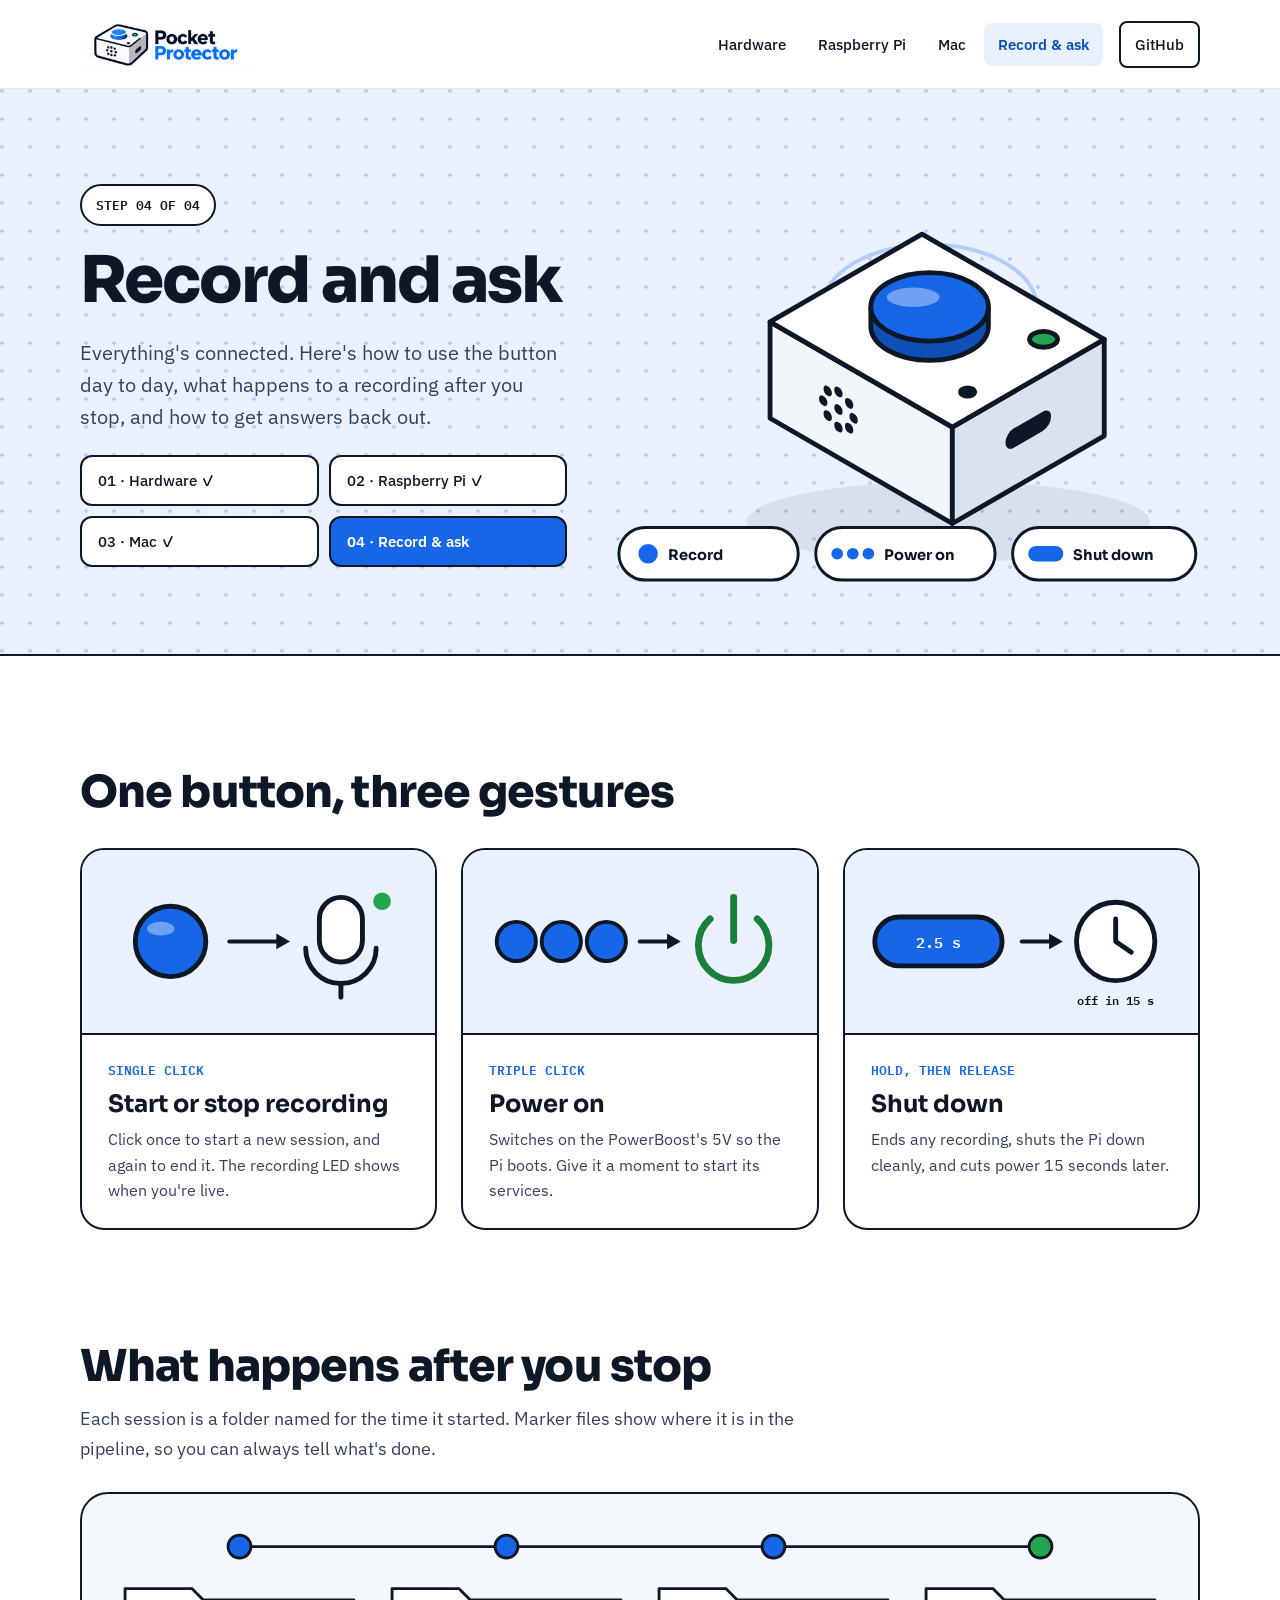
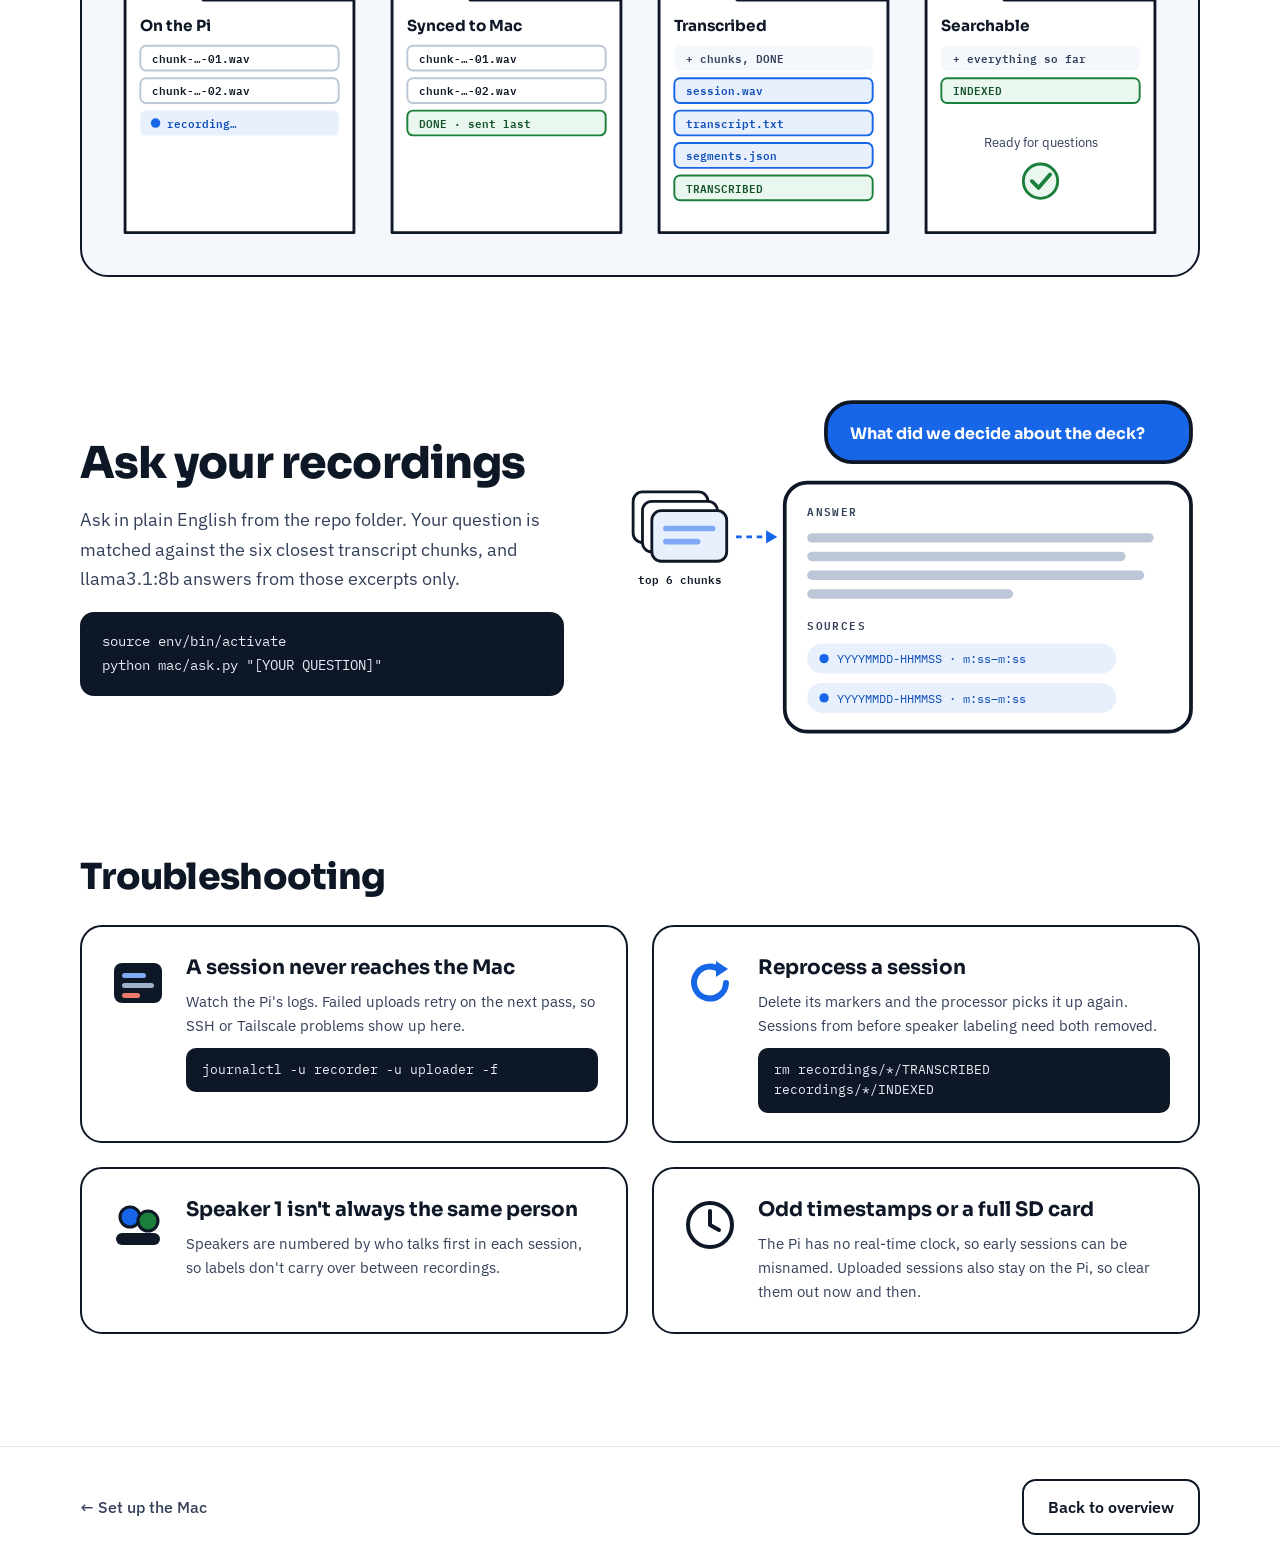
<file: site/use.html>
<!doctype html>
<html lang="en">
<head>
<!-- Google tag (gtag.js) -->
<script async src="https://www.googletagmanager.com/gtag/js?id=G-TCHQ3GJ7K0"></script>
<script>
  window.dataLayer = window.dataLayer || [];
  function gtag(){dataLayer.push(arguments);}
  gtag('js', new Date());

  gtag('config', 'G-TCHQ3GJ7K0');
</script>
<meta charset="utf-8">
<meta name="viewport" content="width=device-width, initial-scale=1">
<title>Pocket Protector — Record and ask</title>
<meta name="description" content="Step 4: the three button gestures, what happens to a session after you stop, and how to ask your recordings questions.">
<link rel="canonical" href="https://pocket-protector.diy/use.html">
<meta property="og:type" content="website">
<meta property="og:site_name" content="Pocket Protector">
<meta property="og:title" content="Pocket Protector — Record and ask">
<meta property="og:description" content="Step 4: the three button gestures, what happens to a session after you stop, and how to ask your recordings questions.">
<meta property="og:url" content="https://pocket-protector.diy/use.html">
<meta property="og:image" content="https://pocket-protector.diy/assets/og-image.png">
<meta property="og:image:width" content="1200">
<meta property="og:image:height" content="630">
<meta property="og:image:alt" content="Pocket Protector logo with the tagline: Press a button. Remember everything.">
<meta name="twitter:card" content="summary_large_image">
<meta name="twitter:title" content="Pocket Protector — Record and ask">
<meta name="twitter:description" content="Step 4: the three button gestures, what happens to a session after you stop, and how to ask your recordings questions.">
<meta name="twitter:image" content="https://pocket-protector.diy/assets/og-image.png">
<link rel="icon" href="assets/favicon.ico" sizes="any">
<link rel="icon" type="image/png" sizes="32x32" href="assets/favicon-32.png">
<link rel="apple-touch-icon" href="assets/apple-touch-icon.png">
<link rel="preconnect" href="https://fonts.googleapis.com">
<link rel="preconnect" href="https://fonts.gstatic.com" crossorigin>
<link rel="stylesheet" href="https://fonts.googleapis.com/css2?family=IBM+Plex+Mono:wght@400;500;600&amp;family=IBM+Plex+Sans:wght@400;500;600&amp;family=Sora:wght@600;700;800&amp;display=swap">
<link rel="stylesheet" href="assets/styles.css">
<script src="assets/nav.js" defer></script>
</head>
<body>

<header class="site-header">
<div class="wrap">
<a class="logo" href="index.html"><img src="assets/logo.png" alt="Pocket Protector home" width="173" height="52"></a>
<button class="nav-toggle" type="button" aria-controls="primary-nav" aria-expanded="false" hidden>
<span class="visually-hidden">Menu</span><span class="nav-toggle-bars" aria-hidden="true"></span>
</button>
<nav class="nav" id="primary-nav" aria-label="Primary">
<a href="hardware.html">Hardware</a>
<a href="pi.html">Raspberry Pi</a>
<a href="mac.html">Mac</a>
<a href="use.html" aria-current="page">Record &amp; ask</a>
<a class="btn btn-sm nav-cta" href="https://github.com/ample/pocket-protector">GitHub</a>
</nav>
</div>
</header>

<main>

<section class="hero">
<div class="wrap hero-grid">
<div class="stack" style="--gap: 22px">
<div class="pill pill-mono">STEP 04 OF 04</div>
<h1 class="display">Record and ask</h1>
<p class="lede">Everything's connected. Here's how to use the button day to day, what happens to a recording after you stop, and how to get answers back out.</p>
<nav class="step-nav" aria-label="Build steps">
<a href="hardware.html">01 · Hardware ✓</a>
<a href="pi.html">02 · Raspberry Pi ✓</a>
<a href="mac.html">03 · Mac ✓</a>
<a href="use.html" aria-current="step">04 · Record &amp; ask</a>
</nav>
</div>
<svg viewBox="0 0 600 440" width="100%" role="img" aria-label="The Pocket Protector device with ripples around its button and the three gestures listed below">
<ellipse cx="322.8" cy="150" rx="110" ry="64" fill="none" stroke="#1766E8" stroke-width="4" opacity="0.25"/>
<ellipse cx="322.8" cy="150" rx="88" ry="51" fill="none" stroke="#1766E8" stroke-width="4" opacity="0.5"/>
<g transform="translate(45 -60) scale(0.9)">
<ellipse cx="330" cy="478" rx="230" ry="46" fill="#0E1726" opacity="0.08"/>
<g stroke="#0E1726" stroke-width="5.5" stroke-linejoin="round">
<polygon points="126.8,250 334.6,370 334.6,480 126.8,360" fill="#F2F5FA"/>
<polygon points="334.6,370 507.8,270 507.8,380 334.6,480" fill="#D9E2EF"/>
<polygon points="300,150 507.8,270 334.6,370 126.8,250" fill="#FFFFFF"/>
<path d="M241.7,233 L241.7,255 A67,39 0 0 0 375.7,255 L375.7,233 Z" fill="#0F4FB8"/>
<ellipse cx="308.7" cy="233" rx="67" ry="39" fill="#1766E8"/>
<ellipse cx="438.6" cy="270" rx="16" ry="9" fill="#22A652"/>
<ellipse cx="352" cy="330" rx="8" ry="4.6" fill="#0E1726"/>
</g>
<ellipse cx="290" cy="222" rx="30" ry="11" fill="#6FA1F2"/>
<g transform="matrix(0.866 0.5 0 1 126.8 250)" fill="#0E1726"><circle cx="90" cy="55" r="5.5"/><circle cx="110" cy="55" r="5.5"/><circle cx="104.1" cy="69.1" r="5.5"/><circle cx="90" cy="75" r="5.5"/><circle cx="75.9" cy="69.1" r="5.5"/><circle cx="70" cy="55" r="5.5"/><circle cx="75.9" cy="40.9" r="5.5"/><circle cx="90" cy="35" r="5.5"/><circle cx="104.1" cy="40.9" r="5.5"/></g>
<g transform="matrix(0.866 -0.5 0 1 334.6 370)"><rect x="70" y="42" width="60" height="22" rx="11" fill="#0E1726"/></g>
</g>
<g stroke="#0E1726" stroke-width="3"><rect x="4" y="376" width="184" height="54" rx="27" fill="#FFFFFF"/><rect x="206" y="376" width="184" height="54" rx="27" fill="#FFFFFF"/><rect x="408" y="376" width="188" height="54" rx="27" fill="#FFFFFF"/></g>
<circle cx="34" cy="403" r="10" fill="#1766E8"/>
<circle cx="228" cy="403" r="6" fill="#1766E8"/><circle cx="244" cy="403" r="6" fill="#1766E8"/><circle cx="260" cy="403" r="6" fill="#1766E8"/>
<rect x="424" y="395" width="36" height="16" rx="8" fill="#1766E8"/>
<g font-family="Sora, sans-serif" font-size="15" font-weight="700" fill="#0E1726"><text x="54" y="409">Record</text><text x="276" y="409">Power on</text><text x="470" y="409">Shut down</text></g>
</svg>
</div>
</section>

<section class="section">
<div class="wrap stack" style="--gap: 32px">
<h2 class="h2" style="font-size: clamp(30px, 3.6vw, 44px)">One button, three gestures</h2>
<div class="grid grid-3">
<div class="card">
<div class="card-media">
<svg viewBox="0 0 320 150" width="100%" role="img" aria-label="One click starts or stops recording">
<circle cx="70" cy="75" r="36" fill="#1766E8" stroke="#0E1726" stroke-width="5"/><ellipse cx="60" cy="62" rx="14" ry="7" fill="#6FA1F2"/>
<path d="M130,75 L180,75" stroke="#0E1726" stroke-width="4" stroke-linecap="round"/><polygon points="178,67 192,75 178,83" fill="#0E1726"/>
<rect x="222" y="30" width="44" height="66" rx="22" fill="#FFFFFF" stroke="#0E1726" stroke-width="5"/>
<path d="M208,82 A36,36 0 0 0 280,82" fill="none" stroke="#0E1726" stroke-width="5" stroke-linecap="round"/>
<line x1="244" y1="118" x2="244" y2="132" stroke="#0E1726" stroke-width="5" stroke-linecap="round"/>
<circle cx="286" cy="34" r="9" fill="#22A652"/>
</svg>
</div>
<div class="card-body">
<div class="kicker kicker-sm">SINGLE CLICK</div>
<h3 class="card-title">Start or stop recording</h3>
<p class="card-text">Click once to start a new session, and again to end it. The recording LED shows when you're live.</p>
</div>
</div>
<div class="card">
<div class="card-media">
<svg viewBox="0 0 320 150" width="100%" role="img" aria-label="Three clicks power on the Pi">
<circle cx="34" cy="75" r="20" fill="#1766E8" stroke="#0E1726" stroke-width="4"/><circle cx="80" cy="75" r="20" fill="#1766E8" stroke="#0E1726" stroke-width="4"/><circle cx="126" cy="75" r="20" fill="#1766E8" stroke="#0E1726" stroke-width="4"/>
<path d="M160,75 L190,75" stroke="#0E1726" stroke-width="4" stroke-linecap="round"/><polygon points="188,67 202,75 188,83" fill="#0E1726"/>
<path d="M232,52 A36,36 0 1 0 280,52" fill="none" stroke="#1B7F3B" stroke-width="7" stroke-linecap="round"/>
<line x1="256" y1="30" x2="256" y2="74" stroke="#1B7F3B" stroke-width="7" stroke-linecap="round"/>
</svg>
</div>
<div class="card-body">
<div class="kicker kicker-sm">TRIPLE CLICK</div>
<h3 class="card-title">Power on</h3>
<p class="card-text">Switches on the PowerBoost's 5V so the Pi boots. Give it a moment to start its services.</p>
</div>
</div>
<div class="card">
<div class="card-media">
<svg viewBox="0 0 320 150" width="100%" role="img" aria-label="Hold for 2.5 seconds and release to shut down; power is cut 15 seconds later">
<rect x="10" y="50" width="130" height="50" rx="25" fill="#1766E8" stroke="#0E1726" stroke-width="5"/>
<text x="75" y="82" text-anchor="middle" font-family="IBM Plex Mono, monospace" font-size="15" font-weight="600" fill="#FFFFFF">2.5 s</text>
<path d="M160,75 L190,75" stroke="#0E1726" stroke-width="4" stroke-linecap="round"/><polygon points="188,67 202,75 188,83" fill="#0E1726"/>
<circle cx="256" cy="75" r="40" fill="#FFFFFF" stroke="#0E1726" stroke-width="5"/>
<path d="M256,52 L256,75 L272,86" fill="none" stroke="#0E1726" stroke-width="5" stroke-linecap="round" stroke-linejoin="round"/>
<text x="256" y="140" text-anchor="middle" font-family="IBM Plex Mono, monospace" font-size="12" font-weight="600" fill="#0E1726">off in 15 s</text>
</svg>
</div>
<div class="card-body">
<div class="kicker kicker-sm">HOLD, THEN RELEASE</div>
<h3 class="card-title">Shut down</h3>
<p class="card-text">Ends any recording, shuts the Pi down cleanly, and cuts power 15 seconds later.</p>
</div>
</div>
</div>
</div>
</section>

<section class="section">
<div class="wrap stack" style="--gap: 28px">
<div class="stack measure" style="--gap: 14px">
<h2 class="h2" style="font-size: clamp(30px, 3.6vw, 44px)">What happens after you stop</h2>
<p class="body">Each session is a folder named for the time it started. Marker files show where it is in the pipeline, so you can always tell what's done.</p>
</div>
<div class="panel diagram-scroll">
<svg viewBox="0 0 1120 350" width="100%" role="img" aria-label="Session folder over time. On the Pi: audio chunks. Synced: chunks plus DONE. Transcribed: session.wav, transcript.txt, segments.json and TRANSCRIBED added. Searchable: INDEXED added.">
<line x1="140" y1="30" x2="980" y2="30" stroke="#0E1726" stroke-width="3"/>
<g stroke="#0E1726" stroke-width="3"><circle cx="140" cy="30" r="12" fill="#1766E8"/><circle cx="420" cy="30" r="12" fill="#1766E8"/><circle cx="700" cy="30" r="12" fill="#1766E8"/><circle cx="980" cy="30" r="12" fill="#22A652"/></g>
<g stroke="#0E1726" stroke-width="3" stroke-linejoin="round" fill="#FFFFFF">
<path d="M20,74 L90,74 L102,86 L260,86 L260,330 L20,330 Z"/>
<path d="M300,74 L370,74 L382,86 L540,86 L540,330 L300,330 Z"/>
<path d="M580,74 L650,74 L662,86 L820,86 L820,330 L580,330 Z"/>
<path d="M860,74 L930,74 L942,86 L1100,86 L1100,330 L860,330 Z"/>
</g>
<g font-family="Sora, sans-serif" font-size="16" font-weight="700" fill="#0E1726"><text x="36" y="118">On the Pi</text><text x="316" y="118">Synced to Mac</text><text x="596" y="118">Transcribed</text><text x="876" y="118">Searchable</text></g>
<g font-family="IBM Plex Mono, monospace" font-size="12" font-weight="600">
<rect x="36" y="134" width="208" height="26" rx="6" fill="#FFFFFF" stroke="#BBC6D6" stroke-width="2"/><text x="48" y="152" fill="#0E1726">chunk-…-01.wav</text>
<rect x="36" y="168" width="208" height="26" rx="6" fill="#FFFFFF" stroke="#BBC6D6" stroke-width="2"/><text x="48" y="186" fill="#0E1726">chunk-…-02.wav</text>
<rect x="36" y="202" width="208" height="26" rx="6" fill="#E8F0FE"/><circle cx="52" cy="215" r="5" fill="#1766E8"/><text x="64" y="220" fill="#0F4FB8">recording…</text>
<rect x="316" y="134" width="208" height="26" rx="6" fill="#FFFFFF" stroke="#BBC6D6" stroke-width="2"/><text x="328" y="152" fill="#0E1726">chunk-…-01.wav</text>
<rect x="316" y="168" width="208" height="26" rx="6" fill="#FFFFFF" stroke="#BBC6D6" stroke-width="2"/><text x="328" y="186" fill="#0E1726">chunk-…-02.wav</text>
<rect x="316" y="202" width="208" height="26" rx="6" fill="#E9F7EE" stroke="#1B7F3B" stroke-width="2"/><text x="328" y="220" fill="#14532D">DONE · sent last</text>
<rect x="596" y="134" width="208" height="26" rx="6" fill="#F4F7FC"/><text x="608" y="152" fill="#34405A">+ chunks, DONE</text>
<rect x="596" y="168" width="208" height="26" rx="6" fill="#E8F0FE" stroke="#1766E8" stroke-width="2"/><text x="608" y="186" fill="#0F4FB8">session.wav</text>
<rect x="596" y="202" width="208" height="26" rx="6" fill="#E8F0FE" stroke="#1766E8" stroke-width="2"/><text x="608" y="220" fill="#0F4FB8">transcript.txt</text>
<rect x="596" y="236" width="208" height="26" rx="6" fill="#E8F0FE" stroke="#1766E8" stroke-width="2"/><text x="608" y="254" fill="#0F4FB8">segments.json</text>
<rect x="596" y="270" width="208" height="26" rx="6" fill="#E9F7EE" stroke="#1B7F3B" stroke-width="2"/><text x="608" y="288" fill="#14532D">TRANSCRIBED</text>
<rect x="876" y="134" width="208" height="26" rx="6" fill="#F4F7FC"/><text x="888" y="152" fill="#34405A">+ everything so far</text>
<rect x="876" y="168" width="208" height="26" rx="6" fill="#E9F7EE" stroke="#1B7F3B" stroke-width="2"/><text x="888" y="186" fill="#14532D">INDEXED</text>
</g>
<text x="980" y="240" text-anchor="middle" font-family="IBM Plex Sans, sans-serif" font-size="14" fill="#34405A">Ready for questions</text>
<circle cx="980" cy="276" r="18" fill="#E9F7EE" stroke="#1B7F3B" stroke-width="3"/>
<path d="M971,276 L978,283 L990,269" fill="none" stroke="#1B7F3B" stroke-width="4" stroke-linecap="round" stroke-linejoin="round"/>
</svg>
</div>
</div>
</section>

<section class="section">
<div class="wrap split split-5-6" style="gap: clamp(32px, 5vw, 56px)">
<div class="stack">
<h2 class="h2" style="font-size: clamp(30px, 3.6vw, 44px)">Ask your recordings</h2>
<p class="body">Ask in plain English from the repo folder. Your question is matched against the six closest transcript chunks, and llama3.1:8b answers from those excerpts only.</p>
<pre class="code" style="font-size: 14px">source env/bin/activate
python mac/ask.py "[YOUR QUESTION]"</pre>
</div>
<svg viewBox="0 0 620 380" width="100%" role="img" aria-label="Question bubble, then an answer card built from retrieved excerpts, with citations showing session and time range">
<rect x="220" y="14" width="390" height="64" rx="28" fill="#1766E8" stroke="#0E1726" stroke-width="4"/>
<text x="246" y="53" font-family="Sora, sans-serif" font-size="17" font-weight="700" fill="#FFFFFF">What did we decide about the deck?</text>
<g stroke="#0E1726" stroke-width="3"><rect x="14" y="110" width="80" height="54" rx="10" fill="#FFFFFF"/><rect x="24" y="120" width="80" height="54" rx="10" fill="#FFFFFF"/><rect x="34" y="130" width="80" height="54" rx="10" fill="#E8F0FE"/></g>
<rect x="46" y="146" width="56" height="6" rx="3" fill="#7FA8F5"/><rect x="46" y="160" width="40" height="6" rx="3" fill="#7FA8F5"/>
<text x="64" y="208" text-anchor="middle" font-family="IBM Plex Mono, monospace" font-size="12" font-weight="600" fill="#0E1726">top 6 chunks</text>
<path d="M124,158 L158,158" stroke="#1766E8" stroke-width="3" stroke-dasharray="6 5"/><polygon points="156,151 168,158 156,165" fill="#1766E8"/>
<rect x="176" y="100" width="434" height="266" rx="24" fill="#FFFFFF" stroke="#0E1726" stroke-width="4"/>
<text x="200" y="136" font-family="IBM Plex Mono, monospace" font-size="12" font-weight="600" fill="#34405A" letter-spacing="1.5">ANSWER</text>
<g fill="#BBC6D6"><rect x="200" y="154" width="370" height="10" rx="5"/><rect x="200" y="174" width="340" height="10" rx="5"/><rect x="200" y="194" width="360" height="10" rx="5"/><rect x="200" y="214" width="220" height="10" rx="5"/></g>
<text x="200" y="258" font-family="IBM Plex Mono, monospace" font-size="12" font-weight="600" fill="#34405A" letter-spacing="1.5">SOURCES</text>
<rect x="200" y="272" width="330" height="32" rx="16" fill="#E8F0FE"/><circle cx="218" cy="288" r="5" fill="#1766E8"/><text x="232" y="293" font-family="IBM Plex Mono, monospace" font-size="13" fill="#0F4FB8">YYYYMMDD-HHMMSS · m:ss–m:ss</text>
<rect x="200" y="314" width="330" height="32" rx="16" fill="#E8F0FE"/><circle cx="218" cy="330" r="5" fill="#1766E8"/><text x="232" y="335" font-family="IBM Plex Mono, monospace" font-size="13" fill="#0F4FB8">YYYYMMDD-HHMMSS · m:ss–m:ss</text>
</svg>
</div>
</section>

<section class="section">
<div class="wrap stack" style="--gap: 28px">
<h2 class="h2 h2-sm">Troubleshooting</h2>
<div class="grid grid-2">
<div class="box box-row">
<svg width="56" height="56" viewBox="0 0 56 56" aria-hidden="true"><rect x="4" y="8" width="48" height="40" rx="8" fill="#0E1726"/><rect x="12" y="18" width="24" height="5" rx="2.5" fill="#7FA8F5"/><rect x="12" y="28" width="32" height="5" rx="2.5" fill="#9FB0C8"/><rect x="12" y="38" width="18" height="5" rx="2.5" fill="#F07A6A"/></svg>
<div>
<h3 class="h3" style="font-size: 20px">A session never reaches the Mac</h3>
<p class="small">Watch the Pi's logs. Failed uploads retry on the next pass, so SSH or Tailscale problems show up here.</p>
<pre class="code code-sm">journalctl -u recorder -u uploader -f</pre>
</div>
</div>
<div class="box box-row">
<svg width="56" height="56" viewBox="0 0 56 56" aria-hidden="true"><path d="M44,28 A16,16 0 1 1 38,15" fill="none" stroke="#1766E8" stroke-width="6" stroke-linecap="round"/><polygon points="34,6 46,14 34,22" fill="#1766E8"/></svg>
<div>
<h3 class="h3" style="font-size: 20px">Reprocess a session</h3>
<p class="small">Delete its markers and the processor picks it up again. Sessions from before speaker labeling need both removed.</p>
<pre class="code code-sm">rm recordings/*/TRANSCRIBED recordings/*/INDEXED</pre>
</div>
</div>
<div class="box box-row">
<svg width="56" height="56" viewBox="0 0 56 56" aria-hidden="true"><circle cx="20" cy="20" r="10" fill="#1766E8" stroke="#0E1726" stroke-width="3"/><circle cx="38" cy="24" r="10" fill="#1B7F3B" stroke="#0E1726" stroke-width="3"/><rect x="6" y="36" width="44" height="12" rx="6" fill="#0E1726"/></svg>
<div>
<h3 class="h3" style="font-size: 20px">Speaker 1 isn't always the same person</h3>
<p class="small">Speakers are numbered by who talks first in each session, so labels don't carry over between recordings.</p>
</div>
</div>
<div class="box box-row">
<svg width="56" height="56" viewBox="0 0 56 56" aria-hidden="true"><circle cx="28" cy="28" r="22" fill="#FFFFFF" stroke="#0E1726" stroke-width="4"/><path d="M28,14 L28,28 L37,33" fill="none" stroke="#0E1726" stroke-width="4" stroke-linecap="round" stroke-linejoin="round"/></svg>
<div>
<h3 class="h3" style="font-size: 20px">Odd timestamps or a full SD card</h3>
<p class="small">The Pi has no real-time clock, so early sessions can be misnamed. Uploaded sessions also stay on the Pi, so clear them out now and then.</p>
</div>
</div>
</div>
</div>
</section>

</main>

<footer class="site-footer">
<div class="wrap">
<a class="back-link" href="mac.html">← Set up the Mac</a>
<a class="btn" href="index.html">Back to overview</a>
</div>
</footer>

</body>
</html>
</file>
<file: site/assets/styles.css>
/* Pocket Protector setup microsite */

:root {
  --ink: #0E1726;
  --ink-2: #34405A;
  --ink-on-dark: #B7C4D8;
  --blue: #1766E8;
  --blue-dark: #0F4FB8;
  --blue-soft: #EAF1FD;
  --blue-chip: #E8F0FE;
  --dots: #BBD0F7;
  --surface: #F4F7FC;
  --line: #E3E7ED;
  --rule: #C9D3E2;
  --green: #1B7F3B;
  --green-dot: #22A652;
  --green-soft: #E9F7EE;
  --green-ink: #14532D;
  --warn: #B45309;
  --warn-soft: #FFF6E5;
  --warn-ink: #6B3505;

  --font-sans: 'IBM Plex Sans', system-ui, sans-serif;
  --font-mono: 'IBM Plex Mono', ui-monospace, monospace;
  --font-display: 'Sora', sans-serif;

  --gutter: clamp(16px, 5vw, 40px);
  --section: clamp(64px, 9vw, 112px);
}

*, *::before, *::after { box-sizing: border-box; }

body {
  margin: 0;
  font-family: var(--font-sans);
  color: var(--ink);
  background: #FFFFFF;
  -webkit-font-smoothing: antialiased;
}

img, svg { display: block; max-width: 100%; }
a { color: var(--blue); }
a:hover { color: var(--blue-dark); }
code, pre { font-family: var(--font-mono); }
p code, li code { font-size: 0.9em; color: var(--ink); overflow-wrap: anywhere; }
h1, h2, h3, p, ul, ol, pre { margin: 0; }

.wrap {
  width: 100%;
  max-width: calc(1120px + 2 * var(--gutter));
  margin-inline: auto;
  padding-inline: var(--gutter);
}

/* ---------- Header ---------- */

.site-header { border-bottom: 1px solid var(--line); background: #FFFFFF; }
.site-header .wrap {
  min-height: 88px;
  display: flex;
  align-items: center;
  justify-content: space-between;
  gap: 16px;
  flex-wrap: wrap;
}
.site-header .logo img { height: 52px; width: auto; }

.nav { display: flex; gap: 4px; align-items: center; }
.nav a {
  padding: 12px 14px;
  border-radius: 8px;
  font-size: 15px;
  font-weight: 500;
  color: var(--ink);
  text-decoration: none;
  white-space: nowrap;
}
.nav a:hover { background: var(--surface); color: var(--ink); }
.nav a[aria-current="page"] { font-weight: 600; color: var(--blue-dark); background: var(--blue-chip); }
.nav .nav-cta { margin-left: 12px; }
.nav a.btn-primary,
.nav a.btn-primary:hover { color: #FFFFFF; }
.nav a.btn-primary:hover { background: var(--blue-dark); }

.nav-toggle { display: none; }

.visually-hidden {
  position: absolute;
  width: 1px;
  height: 1px;
  overflow: hidden;
  clip: rect(0 0 0 0);
  white-space: nowrap;
}

@media (max-width: 900px) {
  .site-header .wrap { padding-block: 12px; }
  .site-header .logo img { height: 44px; }
  .nav {
    order: 3;
    width: calc(100% + 2 * var(--gutter));
    margin-inline: calc(-1 * var(--gutter));
    padding-inline: var(--gutter);
    overflow-x: auto;
    scrollbar-width: none;
  }
  .nav .nav-cta { margin-left: auto; }

  /* With nav.js loaded, the row becomes a menu behind a toggle button. */
  .has-toggle .nav-toggle {
    display: inline-flex;
    align-items: center;
    justify-content: center;
    width: 48px;
    height: 48px;
    padding: 0;
    border: 2px solid var(--ink);
    border-radius: 10px;
    background: #FFFFFF;
    color: var(--ink);
    cursor: pointer;
  }
  .has-toggle .nav-toggle:hover { background: var(--surface); }
  .nav-toggle-bars,
  .nav-toggle-bars::before,
  .nav-toggle-bars::after {
    display: block;
    width: 20px;
    height: 2px;
    border-radius: 1px;
    background: currentColor;
    transition: transform 0.15s ease, background-color 0.15s ease;
  }
  .nav-toggle-bars { position: relative; }
  .nav-toggle-bars::before,
  .nav-toggle-bars::after { content: ''; position: absolute; left: 0; }
  .nav-toggle-bars::before { top: -6px; }
  .nav-toggle-bars::after { top: 6px; }
  .is-open .nav-toggle-bars { background: transparent; }
  .is-open .nav-toggle-bars::before { transform: translateY(6px) rotate(45deg); }
  .is-open .nav-toggle-bars::after { transform: translateY(-6px) rotate(-45deg); }

  .has-toggle .nav {
    display: none;
    flex-direction: column;
    align-items: stretch;
    gap: 2px;
    overflow: visible;
    padding-block: 8px 12px;
    border-top: 1px solid var(--line);
  }
  .has-toggle.is-open .nav { display: flex; }
  .has-toggle .nav a { padding: 14px; font-size: 16px; }
  .has-toggle .nav .nav-cta { margin: 8px 0 0; text-align: center; }
}

@media (prefers-reduced-motion: reduce) {
  .nav-toggle-bars,
  .nav-toggle-bars::before,
  .nav-toggle-bars::after { transition: none; }
}

/* ---------- Buttons ---------- */

.btn {
  display: inline-block;
  padding: 16px 24px;
  border-radius: 14px;
  border: 2px solid var(--ink);
  background: #FFFFFF;
  color: var(--ink);
  font-size: 16px;
  font-weight: 600;
  text-decoration: none;
  text-align: center;
}
.btn:hover { color: var(--ink); background: var(--surface); }
.btn-primary {
  background: var(--blue);
  border-color: var(--blue);
  color: #FFFFFF;
  box-shadow: 4px 4px 0 var(--ink);
}
.btn-primary:hover { background: var(--blue-dark); border-color: var(--blue-dark); color: #FFFFFF; }
.btn-lg { padding: 18px 28px; font-size: 17px; }
.btn-sm { padding: 11px 18px; border-radius: 10px; font-size: 15px; }
.btn-sm.btn-primary { box-shadow: none; }
.btn-row { display: flex; flex-wrap: wrap; gap: 12px; align-items: center; }

/* ---------- Type ---------- */

.display {
  font-family: var(--font-display);
  font-weight: 800;
  letter-spacing: -0.03em;
  line-height: 1.04;
  font-size: clamp(40px, 5.4vw, 64px);
}
.display-xl { font-size: clamp(44px, 6.4vw, 72px); line-height: 1.02; }
.display .accent { display: block; color: var(--blue); }

.h2 {
  font-family: var(--font-display);
  font-weight: 800;
  letter-spacing: -0.02em;
  line-height: 1.1;
  font-size: clamp(32px, 4vw, 48px);
}
.h2-md { font-size: clamp(28px, 3.4vw, 40px); line-height: 1.12; }
.h2-sm { font-size: clamp(26px, 3vw, 36px); }

.h3 { font-family: var(--font-display); font-size: 22px; font-weight: 700; }

.eyebrow {
  font-size: 14px;
  font-weight: 600;
  letter-spacing: 0.08em;
  text-transform: uppercase;
  color: var(--blue);
}
.kicker { font-family: var(--font-mono); font-size: 14px; font-weight: 600; color: var(--blue); }
.kicker-sm { font-size: 13px; }

.lede { font-size: clamp(17px, 1.6vw, 20px); line-height: 1.6; color: var(--ink-2); }
.body { font-size: 18px; line-height: 1.65; color: var(--ink-2); }
.small { font-size: 15px; line-height: 1.6; color: var(--ink-2); }
.strong { font-weight: 600; color: var(--ink); }

.stack { display: flex; flex-direction: column; gap: var(--gap, 18px); }
.measure { max-width: 780px; }

/* ---------- Hero ---------- */

.hero {
  background-color: var(--blue-soft);
  background-image: radial-gradient(circle at 2px 2px, var(--dots) 1.6px, transparent 1.7px);
  background-size: 28px 28px;
  border-bottom: 2px solid var(--ink);
  padding-block: clamp(48px, 6vw, 72px) clamp(48px, 6vw, 64px);
}
.hero-home { border-bottom: 0; }
.hero-grid {
  display: grid;
  grid-template-columns: minmax(0, 5fr) minmax(0, 6fr);
  gap: clamp(32px, 4vw, 48px);
  align-items: center;
}

.pill {
  align-self: flex-start;
  display: inline-flex;
  align-items: center;
  gap: 10px;
  padding: 8px 14px;
  border-radius: 999px;
  background: #FFFFFF;
  border: 2px solid var(--ink);
  font-size: 14px;
  font-weight: 600;
}
.pill-mono { font-family: var(--font-mono); font-size: 13px; }
.dot { width: 10px; height: 10px; border-radius: 50%; background: var(--green-dot); flex-shrink: 0; }

.step-nav { display: grid; grid-template-columns: repeat(2, minmax(0, 1fr)); gap: 10px; }
.step-nav a {
  padding: 14px 16px;
  border-radius: 12px;
  border: 2px solid var(--ink);
  background: #FFFFFF;
  color: var(--ink);
  text-decoration: none;
  font-size: 15px;
  font-weight: 500;
}
.step-nav a:hover { background: var(--surface); }
.step-nav a[aria-current="step"] { background: var(--blue); color: #FFFFFF; font-weight: 600; }

/* ---------- Sections and grids ---------- */

.section { padding-top: var(--section); }
.section-tint {
  margin-top: var(--section);
  background: var(--surface);
  border-block: 2px solid var(--ink);
  padding-block: var(--section);
}

.split { display: grid; grid-template-columns: minmax(0, 1fr) minmax(0, 1fr); gap: clamp(32px, 5vw, 64px); align-items: center; }
.split-5-6 { grid-template-columns: minmax(0, 5fr) minmax(0, 6fr); }
.split-7-5 { grid-template-columns: minmax(0, 7fr) minmax(0, 5fr); }
.align-start { align-items: start; }
.align-end { align-items: end; }

.grid { display: grid; gap: 24px; grid-template-columns: repeat(var(--cols, 3), minmax(0, 1fr)); }
.grid-2 { --cols: 2; }
.grid-3 { --cols: 3; }
.grid-4 { --cols: 4; }
.grid-tight { gap: 12px; }

.section-head { display: flex; justify-content: space-between; align-items: flex-end; gap: 24px 48px; flex-wrap: wrap; }

@media (max-width: 1024px) {
  .grid-4 { --cols: 2; }
}
@media (max-width: 860px) {
  .hero-grid, .split, .split-5-6, .split-7-5 { grid-template-columns: minmax(0, 1fr); }
  .grid-3 { --cols: 1; }
  .split .order-last-mobile { order: 2; }
}
@media (max-width: 640px) {
  .grid-2, .grid-4 { --cols: 1; }
  .grid-tight.grid-2 { --cols: 2; }
}
@media (max-width: 420px) {
  .step-nav, .grid-tight.grid-2 { grid-template-columns: minmax(0, 1fr); }
}

/* ---------- Stats band ---------- */

.stats { background: var(--ink); padding-block: 40px; }
.stats .wrap { display: grid; grid-template-columns: repeat(6, minmax(0, 1fr)); gap: 24px; }
.stat-value { font-family: var(--font-display); font-size: 40px; font-weight: 800; color: #FFFFFF; }
.stat-value.good { color: #6FD597; }
.stat-label { margin-top: 6px; font-size: 15px; line-height: 1.4; color: var(--ink-on-dark); }
@media (max-width: 1024px) { .stats .wrap { grid-template-columns: repeat(3, minmax(0, 1fr)); } }
@media (max-width: 520px) { .stats .wrap { grid-template-columns: repeat(2, minmax(0, 1fr)); } }

/* ---------- Cards and panels ---------- */

.card {
  border: 2px solid var(--ink);
  border-radius: 24px;
  overflow: hidden;
  background: #FFFFFF;
  display: flex;
  flex-direction: column;
  color: var(--ink);
  text-decoration: none;
}
a.card:hover { color: var(--ink); box-shadow: 4px 4px 0 var(--ink); }
.card-media { background: var(--blue-soft); border-bottom: 2px solid var(--ink); padding: 18px 20px; }
.card-body { padding: 24px 26px; display: flex; flex-direction: column; gap: 8px; flex-grow: 1; }
.card-body-lg { padding: 28px; gap: 10px; }
.card-title { font-family: var(--font-display); font-size: 24px; font-weight: 700; }
.card-title-sm { font-size: 22px; }
.card-text { font-size: 16px; line-height: 1.6; color: var(--ink-2); }

.box { padding: 28px; border-radius: 22px; border: 2px solid var(--ink); display: flex; flex-direction: column; gap: 14px; }
.box-soft { border: 0; background: var(--surface); }
.box-row { flex-direction: row; gap: 20px; }
.box-row > svg { flex-shrink: 0; }
.box-row > div { min-width: 0; display: flex; flex-direction: column; gap: 10px; }
@media (max-width: 480px) { .box-row { flex-direction: column; } }

.box-sm { padding: 22px 24px; border-radius: 18px; gap: 8px; }
.box-sm .label { display: flex; align-items: center; gap: 10px; font-family: var(--font-display); font-size: 17px; font-weight: 700; }
.swatch { width: 28px; height: 6px; border-radius: 3px; flex-shrink: 0; }

.chip-card { padding: 16px 18px; border-radius: 14px; border: 2px solid var(--ink); background: #FFFFFF; }
.chip-card.tint { background: var(--blue-soft); }
.chip-card .name { font-family: var(--font-mono); font-size: 14px; font-weight: 600; }
.chip-card .desc { margin-top: 4px; font-size: 14px; color: var(--ink-2); }
.chip-card.row { display: flex; gap: 12px; align-items: center; padding: 14px 16px; }
.chip-card.row .desc { margin-top: 0; font-size: 13px; }
.chip-card .led { width: 12px; height: 12px; border-radius: 50%; flex-shrink: 0; }

.panel { border: 2px solid var(--ink); border-radius: 28px; background: var(--surface); padding: 24px; }
.panel-white { background: #FFFFFF; }

/* Wide diagrams scroll sideways on small screens instead of shrinking to unreadable. */
.diagram-scroll { overflow-x: auto; -webkit-overflow-scrolling: touch; }
.diagram-scroll > svg { min-width: 760px; }

/* ---------- Code and callouts ---------- */

.code {
  padding: 18px 22px;
  border-radius: 14px;
  background: var(--ink);
  color: #E6EDF7;
  font-size: 15px;
  line-height: 1.7;
  white-space: pre-wrap;
  overflow-wrap: anywhere;
}
.code-lg { padding: 24px 26px; border-radius: 18px; border: 2px solid var(--ink); line-height: 1.75; }
.code-sm { padding: 12px 16px; border-radius: 10px; font-size: 13px; line-height: 1.6; }
.code .c { color: #9FB0C8; }

.callout {
  display: flex;
  gap: 12px;
  align-items: flex-start;
  padding: 16px 20px;
  border-radius: 14px;
  font-size: 15px;
  line-height: 1.6;
}
.callout > svg { flex-shrink: 0; margin-top: 2px; }
.callout-ok { background: var(--green-soft); border: 2px solid var(--green); color: var(--green-ink); }
.callout-warn { background: var(--warn-soft); border: 2px solid var(--warn); color: var(--warn-ink); }
.callout-warn code, .callout-ok code { color: inherit; }
.callout-note { background: var(--surface); color: var(--ink-2); }
.ok-line { font-size: 14px; color: var(--green-ink); font-weight: 600; }

.check-head { display: flex; align-items: center; gap: 16px; }
.check-badge {
  width: 48px; height: 48px; flex-shrink: 0;
  border-radius: 50%;
  background: var(--green-soft);
  border: 2px solid var(--green);
  display: flex; align-items: center; justify-content: center;
}

/* ---------- Lists ---------- */

.spec-list { list-style: none; padding: 0; border-top: 2px solid var(--ink); }
.spec-list li {
  padding: 14px 0;
  border-bottom: 1px solid var(--rule);
  display: flex;
  justify-content: space-between;
  gap: 16px;
  font-size: 16px;
}
.spec-list li span:first-child { font-weight: 600; }
.spec-list li span:last-child { color: var(--ink-2); text-align: right; }

.steps { padding-left: 22px; display: flex; flex-direction: column; gap: 10px; font-size: 17px; line-height: 1.6; color: var(--ink-2); }

/* ---------- Privacy block ---------- */

.privacy {
  margin-top: var(--section);
  padding: clamp(40px, 5vw, 64px) clamp(24px, 5vw, 72px);
  border-radius: 32px;
  background: var(--ink);
}
.privacy .eyebrow { display: flex; align-items: center; gap: 10px; color: var(--ink-on-dark); }
.privacy h2 { font-family: var(--font-display); font-size: clamp(30px, 3.6vw, 44px); line-height: 1.12; font-weight: 800; color: #FFFFFF; }
.privacy ul { list-style: none; padding: 0; display: flex; flex-direction: column; gap: 14px; font-size: 17px; line-height: 1.55; color: #D5DEEB; }

/* ---------- Footer ---------- */

.site-footer { margin-top: var(--section); border-top: 1px solid var(--line); }
.site-footer .wrap {
  padding-block: 32px;
  display: flex;
  justify-content: space-between;
  align-items: center;
  gap: 16px;
  flex-wrap: wrap;
  font-size: 15px;
  color: var(--ink-2);
}
.site-footer .links { display: flex; gap: 28px; align-items: center; }
.site-footer .logo img { height: 40px; width: auto; }
.back-link { padding: 12px 0; font-size: 16px; font-weight: 500; color: var(--ink-2); text-decoration: none; }
.back-link:hover { color: var(--ink); }

:focus-visible { outline: 3px solid var(--blue); outline-offset: 2px; }
</file>
